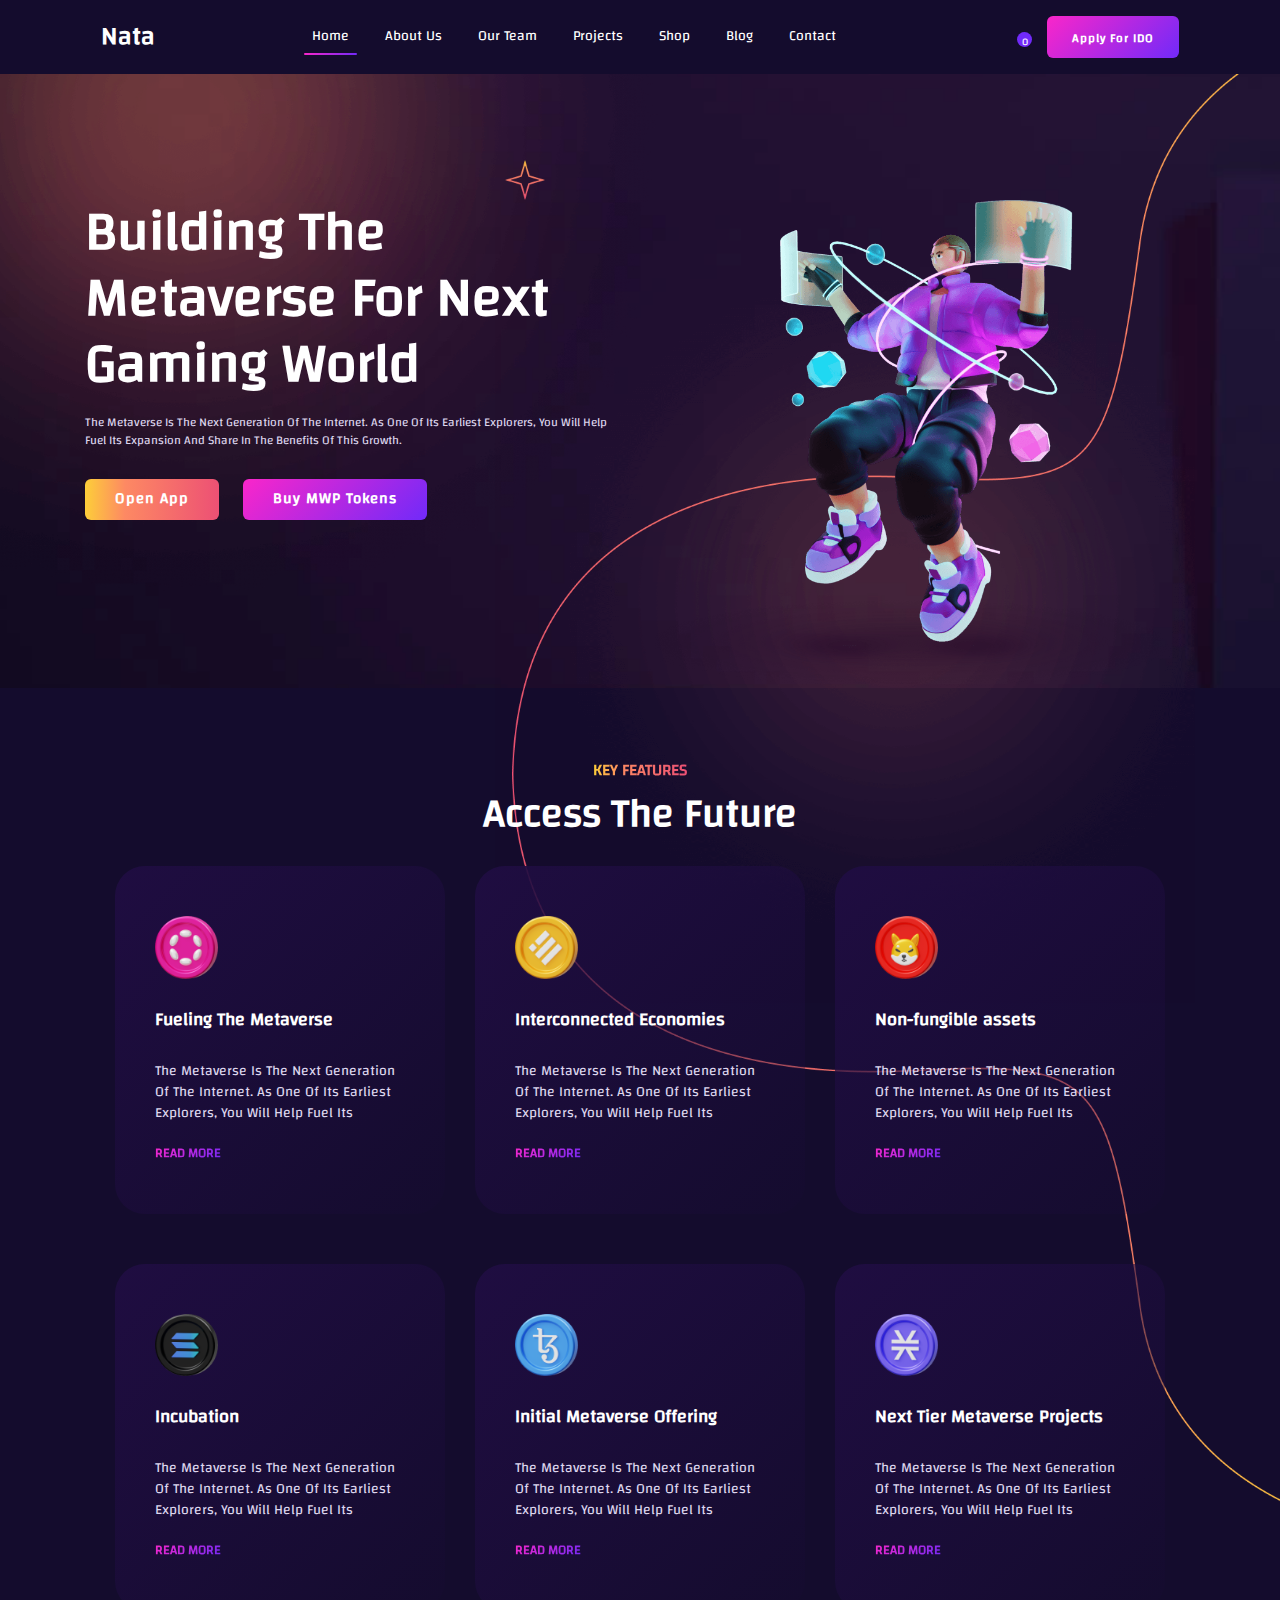
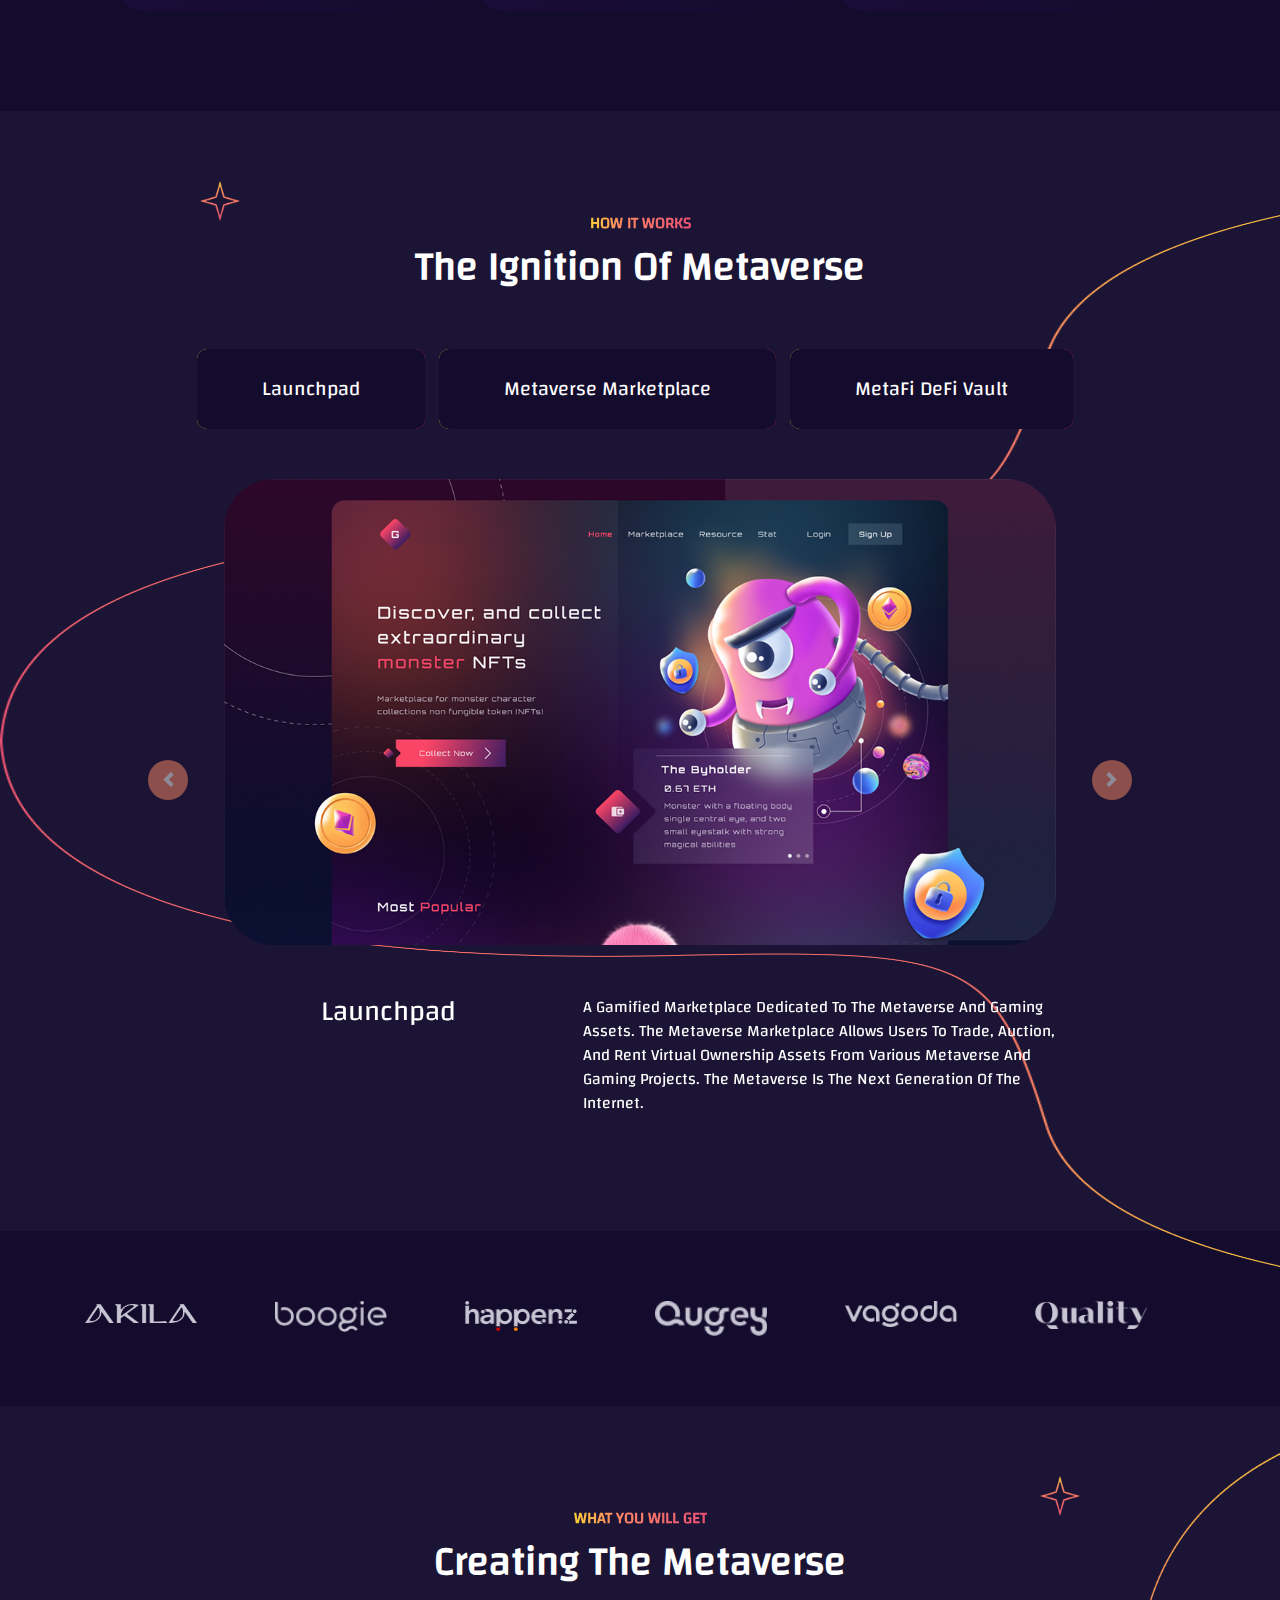
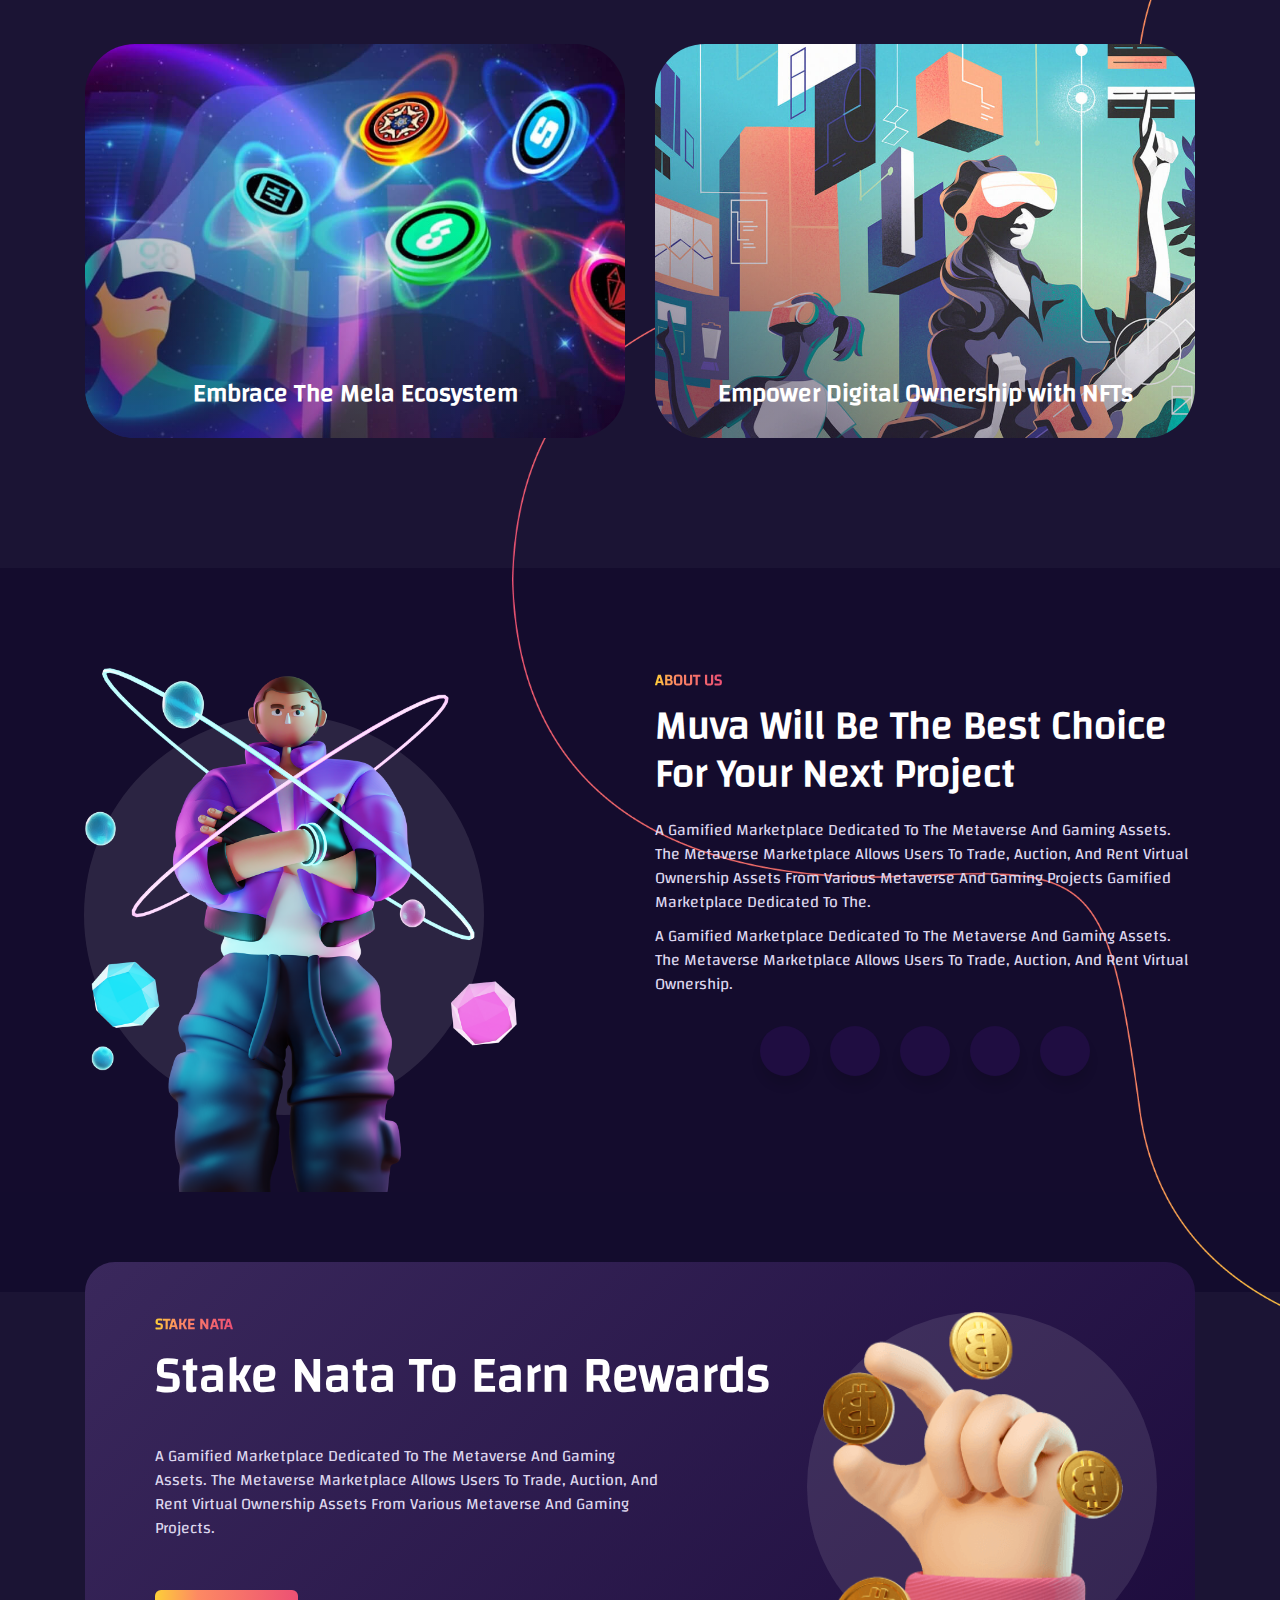
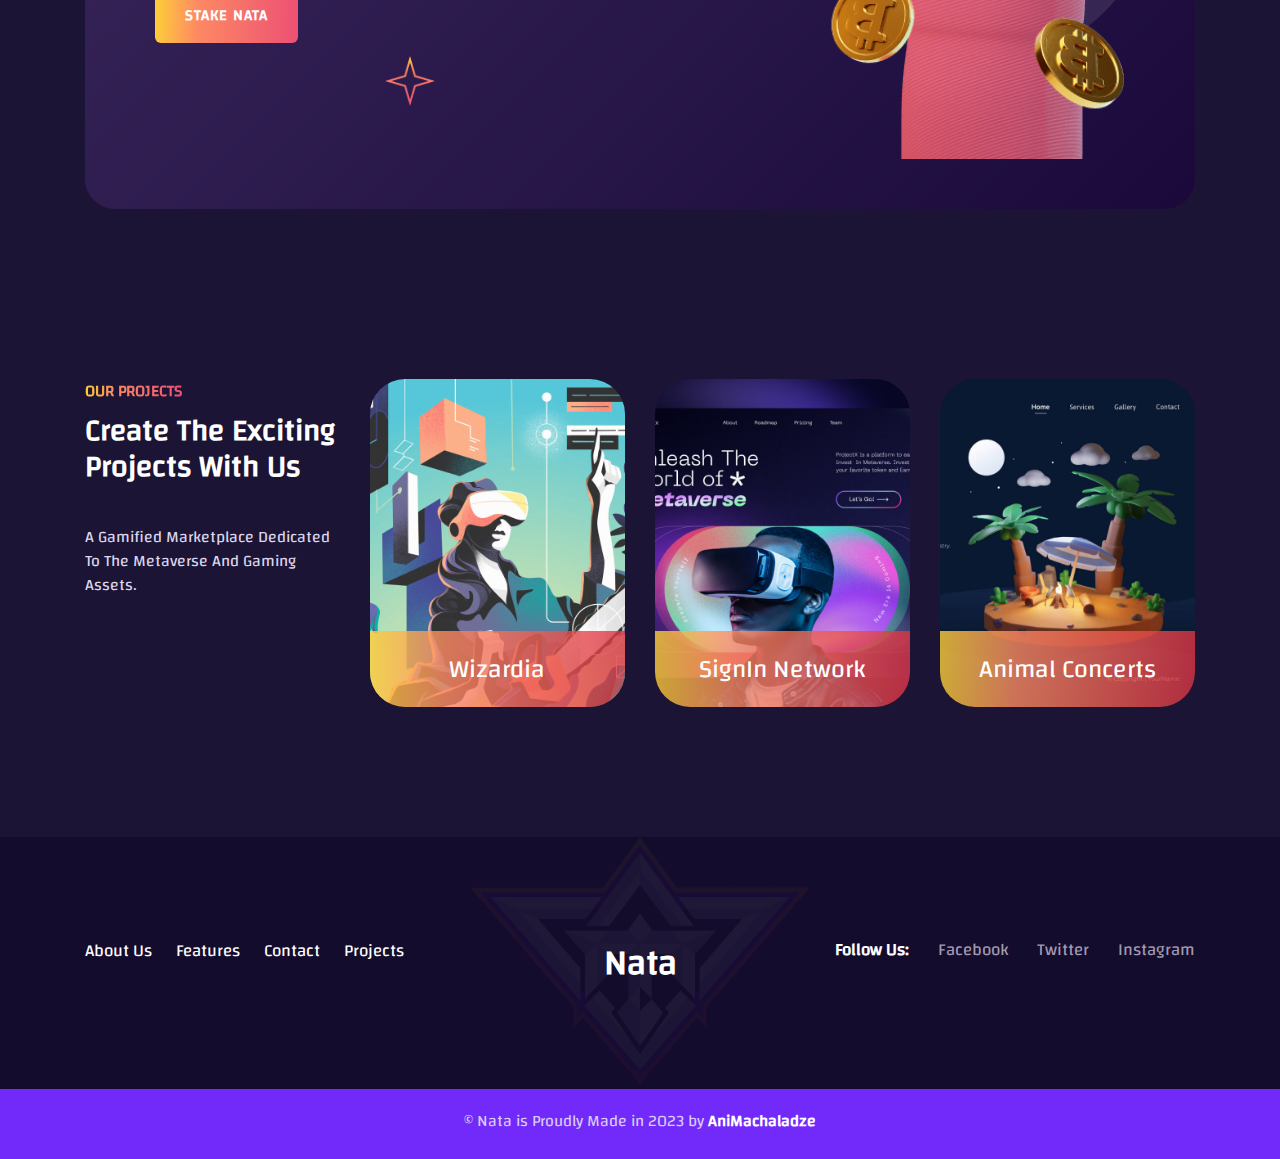
<file: index.html>
<!doctype html>
<html lang="en">
  <head>
    <meta charset="utf-8">
    <meta name="viewport" content="width=device-width, initial-scale=1, shrink-to-fit=no">

    <link rel="stylesheet" href="https://cdn.jsdelivr.net/npm/bootstrap@4.0.0/dist/css/bootstrap.min.css" integrity="sha384-Gn5384xqQ1aoWXA+058RXPxPg6fy4IWvTNh0E263XmFcJlSAwiGgFAW/dAiS6JXm" crossorigin="anonymous">

    <link rel="stylesheet" href="https://cdnjs.cloudflare.com/ajax/libs/font-awesome/6.4.0/css/all.min.css" integrity="sha512-iecdLmaskl7CVkqkXNQ/ZH/XLlvWZOJyj7Yy7tcenmpD1ypASozpmT/E0iPtmFIB46ZmdtAc9eNBvH0H/ZpiBw==" crossorigin="anonymous" referrerpolicy="no-referrer" />
    <link rel="stylesheet" href="CSS/main.css">

    <title>Nata - Metaverse Launchpad Project</title>

    <link rel = "icon" href = 
    "https://themes.hibootstrap.com/nata/wp-content/uploads/2022/11/nata.png" 
        type = "image/x-icon">
  </head>
  <body>
    
    <header>
        <nav class="header-nav header-bg">
            <div class="container">

                <nav class="nata-nav navbar navbar-expand-lg navbar-light">
                    <a class="navbar-brand" href="index.html">Nata</a>
                    <button class="navbar-toggler" type="button" data-toggle="collapse" data-target="#navbarNavDropdown" aria-controls="navbarNavDropdown" aria-expanded="false" aria-label="Toggle navigation">
                      <span class="navbar-toggler-icon"></span>
                    </button>
                    <div class="collapse navbar-collapse" id="navbarNavDropdown">
                      <ul class="navbar-nav">
                        <li class="nav-item active-br">
                          <a class=" nav-link dropdown-toggle" href="index.html">Home <span class="sr-only">(current)</span></a>
                        </li>
                        <li class="nav-item">
                          <a class="nav-link dropdown-toggle" href="about.html">About Us</a>
                        </li>
                        <li class="nav-item">
                          <a class="nav-link dropdown-toggle" href="team.html">Our Team</a>
                        </li>
                        <li class="nav-item">
                            <a class="nav-link dropdown-toggle" href="project.html">Projects</a>
                        </li>
                        
                        <li class="nav-item dropdown">
                          <a class="nav-link dropdown-toggle dropdown-toggle-icon" href="products.html" id="navbarDropdownMenuLink" data-toggle="dropdown" aria-haspopup="true" aria-expanded="false">
                            Shop
                            <i class="fa-solid fa-angle-down"></i>
                          </a>
                          <div class="dropdown-menu" aria-labelledby="navbarDropdownMenuLink">
                            <a class="dropdown-item" href="products.html">Products</a>
                            <a class="dropdown-item" href="productDetails.html">Product Details</a>
                            <a class="dropdown-item" href="cart.html">Cart</a>
                          </div>
                        </li>
                        <li class="nav-item">
                            <a class="nav-link dropdown-toggle" href="blog.html">Blog</a>
                        </li>
                        <li class="nav-item">
                            <a class="nav-link dropdown-toggle" href="contact.html">Contact</a>
                        </li>
                      </ul>
                    </div>

                    <div class="cart-apply">
                        
                        <div class="cart-item">
                            <div class="cart-btn">
                                <a href="cart.html">
                                    <i class="fa-solid fa-cart-shopping"></i>
                                </a>
                                <span class="cart-circle">0</span>
                            </div>
                        </div>

                        <div class="apply-btn">
                            <a href="#" class="apply-link">
                                Apply For IDO
                            </a>
                        </div>
                    </div>
                  </nav>
            </div>
        </nav>
    </header>

    <section class="banner-area-1">
        <div class="container">
            <div class="row">
                <div class="col-lg-6">
                    <div class="banner-content">
                        <h1>Building The Metaverse For Next Gaming World</h1>
                        <p>The Metaverse Is The Next Generation Of The Internet. As One Of Its Earliest Explorers, You Will Help Fuel Its Expansion And Share In The Benefits Of This Growth.</p>

                        <div class="banner-btn">
                            <a href="#" class="orange-grad-btn">Open App</a>
                            <a href="#" class="pink-grad-btn">Buy MWP Tokens</a>
                        </div>

                        <img class="banner-star" src="images/small-star.png" alt="">
                    </div>
                </div>

                <div class="col-lg-6">
                  <div class="banner-img-man">
                    <img src="images/banner-img-man.png" alt="">
                    <img src="images/banner-shape-2.png" alt="" class="shape-2">
                  </div>
                </div>
            </div>
        </div>

        <img src="images/banner-shape-1.png" alt="" class="shape-1">
        <img src="images/banner-shape-3.png" alt="" class="shape-3">
    </div>

    <div class="key-features">
      <div class="container">
        <div class="section-title center-title">
          <h5 class="grad-title">KEY FEATURES</h5>
          <h2 class="plain-title">Access The Future</h2>
        </div>

        <div class="row">

          <div class="col-lg-4 col-sm-6">
            <div class="single-feature">
              <img src="images/icon-1.png" alt="">
              <h3>
                <a href="#">Fueling The Metaverse</a></h3>
              <p>The Metaverse Is The Next Generation Of The Internet. As One Of Its Earliest Explorers, You Will Help Fuel Its</p>
              <a class="readmore" href="#">READ MORE</a>
            </div>
          </div>

          <div class="col-lg-4 col-sm-6">
            <div class="single-feature">
              <img src="images/icon-2.png" alt="">
              <h3>
                <a href="#">Interconnected Economies</a></h3>
              <p>The Metaverse Is The Next Generation Of The Internet. As One Of Its Earliest Explorers, You Will Help Fuel Its</p>
              <a class="readmore" href="#">READ MORE</a>
            </div>
          </div>

          <div class="col-lg-4 col-sm-6">
            <div class="single-feature">
              <img src="images/icon-3.png" alt="">
              <h3>
                <a href="#">Non-fungible assets</a></h3>
              <p>The Metaverse Is The Next Generation Of The Internet. As One Of Its Earliest Explorers, You Will Help Fuel Its</p>
              <a class="readmore" href="#">READ MORE</a>
            </div>
          </div>

          <div class="col-lg-4 col-sm-6">
            <div class="single-feature">
              <img src="images/icon-4.png" alt="">
              <h3>
                <a href="#">Incubation</a></h3>
              <p>The Metaverse Is The Next Generation Of The Internet. As One Of Its Earliest Explorers, You Will Help Fuel Its</p>
              <a class="readmore" href="#">READ MORE</a>
            </div>
          </div>

          <div class="col-lg-4 col-sm-6">
            <div class="single-feature">
              <img src="images/icon-5.png" alt="">
              <h3>
                <a href="#">Initial Metaverse Offering</a>
              </h3>
              <p>The Metaverse Is The Next Generation Of The Internet. As One Of Its Earliest Explorers, You Will Help Fuel Its</p>
              <a class="readmore" href="#">READ MORE</a>
            </div>
          </div>

          <div class="col-lg-4 col-sm-6">
            <div class="single-feature">
              <img src="images/icon-6.png" alt="">
              <h3>
                <a href="#">Next Tier Metaverse Projects</a></h3>
              <p>The Metaverse Is The Next Generation Of The Internet. As One Of Its Earliest Explorers, You Will Help Fuel Its</p>
              <a class="readmore" href="#">READ MORE</a>
            </div>
          </div>

        </div>
      </div>
    </section>

    <section class="how-it-works">
      <div class="container">
        <div class="section-title center-title">
          <h5 class="grad-title">HOW IT WORKS</h5>
          <h2 class="plain-title">The Ignition Of Metaverse</h2>
        </div>

        <div class="row">
          <div class="col-lg-12">

            <div class="carousel-btns">
              <button type="button" class="btn btn-primary btn-lg crsl-btn">
                <span>Launchpad</span>
              </button>
              <button type="button" class="btn btn-primary btn-lg crsl-btn">
                <span>Metaverse Marketplace</span>
              </button>
              <button type="button" class="btn btn-primary btn-lg crsl-btn">
                <span>MetaFi DeFi Vault</span>
              </button>
            </div>

            <div id="carouselExampleControls" class="carousel slide" data-ride="carousel" data-interval="false">
              <div class="carousel-inner">
                <div class="carousel-item active">

                  <div class="carousel-img">
                  <img class="d-block w-75 mrg-auto" src="images/tab1.jpg" alt="First slide">
                </div>

                <div class="carousel-text">
                  <div class="row">
                    <div class="col-lg-5">
                      <h3>Launchpad</h3>
                    </div>
                    <div class="col-lg-7">
                      <p>A Gamified Marketplace Dedicated To The Metaverse And Gaming Assets. The Metaverse Marketplace Allows Users To Trade, Auction, And Rent Virtual Ownership Assets From Various Metaverse And Gaming Projects. The Metaverse Is The Next Generation Of The Internet.</p>
                    </div>
                  </div>
                </div>

                </div>
                <div class="carousel-item">
                  
                  <div class="carousel-img">
                  <img class="d-block w-75 mrg-auto" src="images/tab2.jpg" alt="First slide">
                </div>

                <div class="carousel-text">
                  <div class="row">
                    <div class="col-lg-5">
                      <h3>Metaverse Marketplace</h3>
                    </div>
                    <div class="col-lg-7">
                      <p>A Gamified Marketplace Dedicated To The Metaverse And Gaming Assets. The Metaverse Marketplace Allows Users To Trade, Auction, And Rent Virtual Ownership Assets From Various Metaverse And Gaming Projects. The Metaverse Is The Next Generation Of The Internet.</p>
                    </div>
                  </div>
                </div>
                
                </div>
                <div class="carousel-item">
                  
                  <div class="carousel-img">
                    <img class="d-block w-75 mrg-auto" src="images/tab3.jpg" alt="First slide">
                  </div>

                  <div class="carousel-text">
                    <div class="row">
                      <div class="col-lg-5">
                        <h3>MetaFi DeFi Vault</h3>
                      </div>
                      <div class="col-lg-7">
                        <p>A Gamified Marketplace Dedicated To The Metaverse And Gaming Assets. The Metaverse Marketplace Allows Users To Trade, Auction, And Rent Virtual Ownership Assets From Various Metaverse And Gaming Projects. The Metaverse Is The Next Generation Of The Internet.</p>
                      </div>
                    </div>
                  </div>
                  
                </div>
              </div>
              <a class="carousel-control-prev" href="#carouselExampleControls" role="button" data-slide="prev">
                <span class="carousel-control-prev-icon" aria-hidden="true"></span>
                <span class="sr-only">Previous</span>
              </a>
              <a class="carousel-control-next" href="#carouselExampleControls" role="button" data-slide="next">
                <span class="carousel-control-next-icon" aria-hidden="true"></span>
                <span class="sr-only">Next</span>
              </a>
            </div>

          </div>
        </div>
      </div>

      <img class="shape shape-1" src="images/banner-shape-3.png" alt="">
      <img class="shape shape-2" src="images/small-star.png" alt="">
      
    </section>


    <section class="partners">
      <div class="container">
        <div class="row">
          <div class="col-lg-2 col-sm-4">
            <a href="#"><img src="images/partner-1.png" alt="">
            </a>
          </div>

          <div class="col-lg-2 col-sm-4">
            <a href="#"><img src="images/partner-2.png" alt="">
            </a>
          </div>

          <div class="col-lg-2 col-sm-4">
            <a href="#"><img src="images/partner-3.png" alt="">
            </a>
          </div>

          <div class="col-lg-2 col-sm-4">
            <a href="#"><img src="images/partner-4.png" alt="">
            </a>
          </div>

          <div class="col-lg-2 col-sm-4">
            <a href="#"><img src="images/partner-5.png" alt="">
            </a>
          </div>

          <div class="col-lg-2 col-sm-4">
            <a href="#"><img src="images/partner-6.png" alt="">
            </a>
          </div>
        </div>
      </div>
    </section>


    <section class="what-you-get">
      <div class="container">
        
        <div class="section-title center-title">
          <h5 class="grad-title">WHAT YOU WILL GET</h5>
          <h2 class="plain-title">Creating The Metaverse</h2>
        </div>

        <div class="row">
          <div class="col-lg-6 col-md-6">
            <div class="single-get">
              <img src="images/get-1.jpg" alt="">
              <div class="main-header">
                <h3>Embrace The Mela Ecosystem</h3>
              </div>

              <div class="hover">
                <div>
                  <h3>Embrace The Mela Ecosystem</h3>
                  <p>A Gamified Marketplace Dedicated To The Metaverse And Gaming Assets. The Metaverse Marketplace Allows Users To Trade, Auction, And Rent.</p>
                </div>
              </div>
            </div>
          </div>

          <div class="col-lg-6 col-md-6">
            <div class="single-get">
              <img src="images/get-2.jpg" alt="">
              <div class="main-header">
                <h3>Empower Digital Ownership with NFTs</h3>
              </div>

              <div class="hover">
                <div>
                  <h3>Embrace The Mela Ecosystem</h3>
                  <p>A Gamified Marketplace Dedicated To The Metaverse And Gaming Assets. The Metaverse Marketplace Allows Users To Trade, Auction, And Rent.</p>
                </div>
              </div>
            </div>
          </div>

        </div>

      </div>

      <img class="get-shape shape-4" src="images/banner-shape-3.png" alt="">
      <img class="get-shape shape-2" src="images/small-star.png" alt="">

    </section>

    <section class="aboutus">
      <div class="container">
        <div class="row">
          <div class="col-lg-6">
            <div class="about-us-img">
              <img src="images/man-2.png" alt="">
            </div>
          </div>

          <div class="col-lg-6">
            <div class="about-us-content">
              <span class="grad-title">ABOUT US</span>
              <h2>Muva Will Be The Best Choice For Your Next Project</h2>
              <p>A Gamified Marketplace Dedicated To The Metaverse And Gaming Assets. The Metaverse Marketplace Allows Users To Trade, Auction, And Rent Virtual Ownership Assets From Various Metaverse And Gaming Projects Gamified Marketplace Dedicated To The.</p>
              <p>A Gamified Marketplace Dedicated To The Metaverse And Gaming Assets. The Metaverse Marketplace Allows Users To Trade, Auction, And Rent Virtual Ownership.</p>
            </div>
            
            <div class="socials">
              <ul class="wrapper">
                <li class="icon facebook">
                    <span class="tooltip">Facebook</span>
                    <span><i class="fab fa-facebook-f"></i></span>
                </li>
                <li class="icon twitter">
                    <span class="tooltip">Twitter</span>
                    <span><i class="fab fa-twitter"></i></span>
                </li>
                <li class="icon instagram">
                    <span class="tooltip">Instagram</span>
                    <span><i class="fab fa-instagram"></i></span>
                </li>
                <li class="icon instagram">
                  <span class="tooltip">LinkedIn</span>
                  <span><i class="fa-brands fa-linkedin-in"></i></span>
              </li>
              <li class="icon instagram">
                <span class="tooltip">Youtube</span>
                <span><i class="fa-brands fa-youtube"></i></span>
            </li>
            </ul>
            </div>

            
          </div>
        </div>
      </div>

      </div>
    </section>



    <section class="stake-nata">
      <div class="container">
        <div class="stake-bg">
          <div class="row">
            <div class="col-lg-8">
              <div class="stake-content">
              <span class="grad-title">STAKE NATA</span>
              <h2>Stake Nata To Earn Rewards</h2>
              <p>A Gamified Marketplace Dedicated To The Metaverse And Gaming Assets. The Metaverse Marketplace Allows Users To Trade, Auction, And Rent Virtual Ownership Assets From Various Metaverse And Gaming Projects.</p>
              <a class="orange-grad-btn" href="#">STAKE NATA</a>
            </div>
          </div>

            <div class="col-lg-4">
              <div class="stake-img">
                <img src="images/stake-img.png" alt="">
              </div>
            </div>
          </div>
          <img class="shape-star" src="images/small-star.png" alt="">
        </div>
      </div>
    </section>

    <section class="our-projects">
      <div class="container">
        <div class="row">
          <div class="col-lg-3">
            <div class="project-content">
              <span class="grad-title">OUR PROJECTS</span>
              <h2>Create The Exciting Projects With Us</h2>
              <p>A Gamified Marketplace Dedicated To The Metaverse And Gaming Assets.</p>
            </div>
          </div>

          <div class="col-lg-9">
            <div class="row">
              <div class="col-lg-4">
                <div class="project-item">
                  <div class="project-card">
                    <img src="images/project-1.jpg" alt="">
                    <h3 class="main">
                      <a href="#">
                        Wizardia </a>
                    </h3>
                    <h3 class="hover">
                      <a href="#">
                        Wizardia</a>
                    </h3>
                  </div>
                </div>
              </div>

              <div class="col-lg-4">
                <div class="project-item">
                  <div class="project-card">
                    <img src="images/project-4.jpg" alt="">
                    <h3 class="main">
                      <a href="#">
                        SignIn Network </a>
                    </h3>
                    <h3 class="hover">
                      <a href="#">
                        SignIn Network</a>
                    </h3>
                  </div>
                </div>
              </div>

              <div class="col-lg-4">
                <div class="project-item">
                  <div class="project-card">
                    <img src="images/project-3.jpg" alt="">
                    <h3 class="main">
                      <a href="#">
                        Animal Concerts</a>
                    </h3>
                    <h3 class="hover">
                      <a href="#">
                        Animal Concerts</a>
                    </h3>
                  </div>
                </div>
              </div>
            </div>
          </div>
        </div>
      </div>
    </section>

    <footer>
      <div class="container">
        <div class="row">
          <div class="col-lg-5 col-md-12">
            <div class="footer-nav">
              <ul class="footer-menu">
                <li class="menu-item"><a href="about.html">About Us</a></li>
                <li class="menu-item"><a href="products.html">Features</a></li>
                <li class="menu-item"><a href="contact.html">Contact</a></li>
                <li class="menu-item"><a href="project.html">Projects</a></li>
              </ul>
            </div>
          </div>

          <div class="col-lg-2 col-md-12">
            <div class="footer-logo">
              <a href="index.html">Nata</a>
            </div>
          </div>

          <div class="col-lg-5 col-md-12">
            <div class="footer-social">
              <ul class="social-link">
                <li><Span>Follow Us:</Span></li>
                <li><a href="">
                  <span><i class="fa-brands fa-facebook-f"></i></span>
                  Facebook
                </a></li>
                <li><a href="">
                  <span><i class="fa-brands fa-twitter"></i></span>
                  Twitter
                </a></li>
                <li><a href="">
                  <span><i class="fa-brands fa-instagram"></i></span>
                  Instagram
                </a></li>
              </ul>
            </div>
          </div>
        </div>
      </div>
      <img class="footer-shape" src="images/footer-shape.webp" alt="">
    </footer>

    <div class="copyright">
      <p>&copy; Nata is Proudly Made in 2023 by <a href="#">AniMachaladze</a></p>
    </div>
















    <!-- Optional JavaScript -->
    <!-- jQuery first, then Popper.js, then Bootstrap JS -->
    <script src="https://code.jquery.com/jquery-3.2.1.slim.min.js" integrity="sha384-KJ3o2DKtIkvYIK3UENzmM7KCkRr/rE9/Qpg6aAZGJwFDMVNA/GpGFF93hXpG5KkN" crossorigin="anonymous"></script>
    <script src="https://cdn.jsdelivr.net/npm/popper.js@1.12.9/dist/umd/popper.min.js" integrity="sha384-ApNbgh9B+Y1QKtv3Rn7W3mgPxhU9K/ScQsAP7hUibX39j7fakFPskvXusvfa0b4Q" crossorigin="anonymous"></script>
    <script src="https://cdn.jsdelivr.net/npm/bootstrap@4.0.0/dist/js/bootstrap.min.js" integrity="sha384-JZR6Spejh4U02d8jOt6vLEHfe/JQGiRRSQQxSfFWpi1MquVdAyjUar5+76PVCmYl" crossorigin="anonymous"></script>
  </body>
</html>
</file>
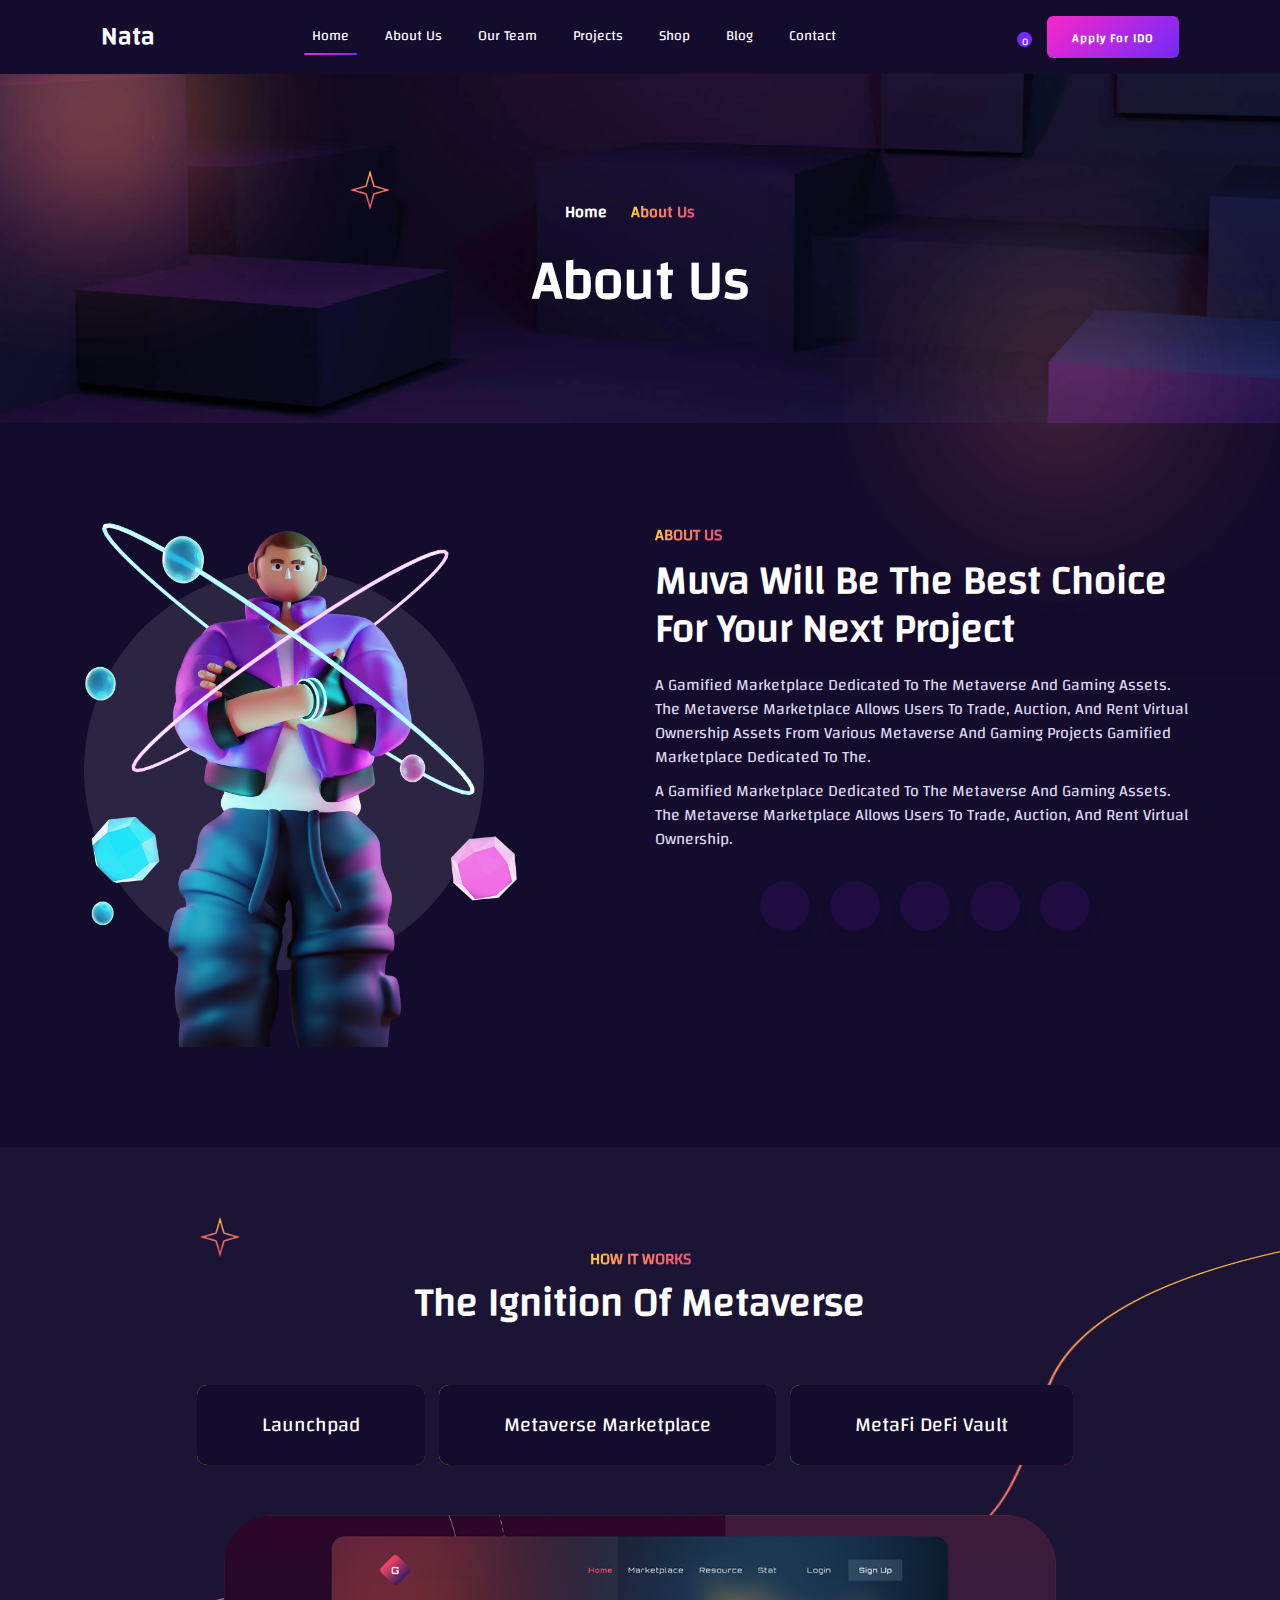
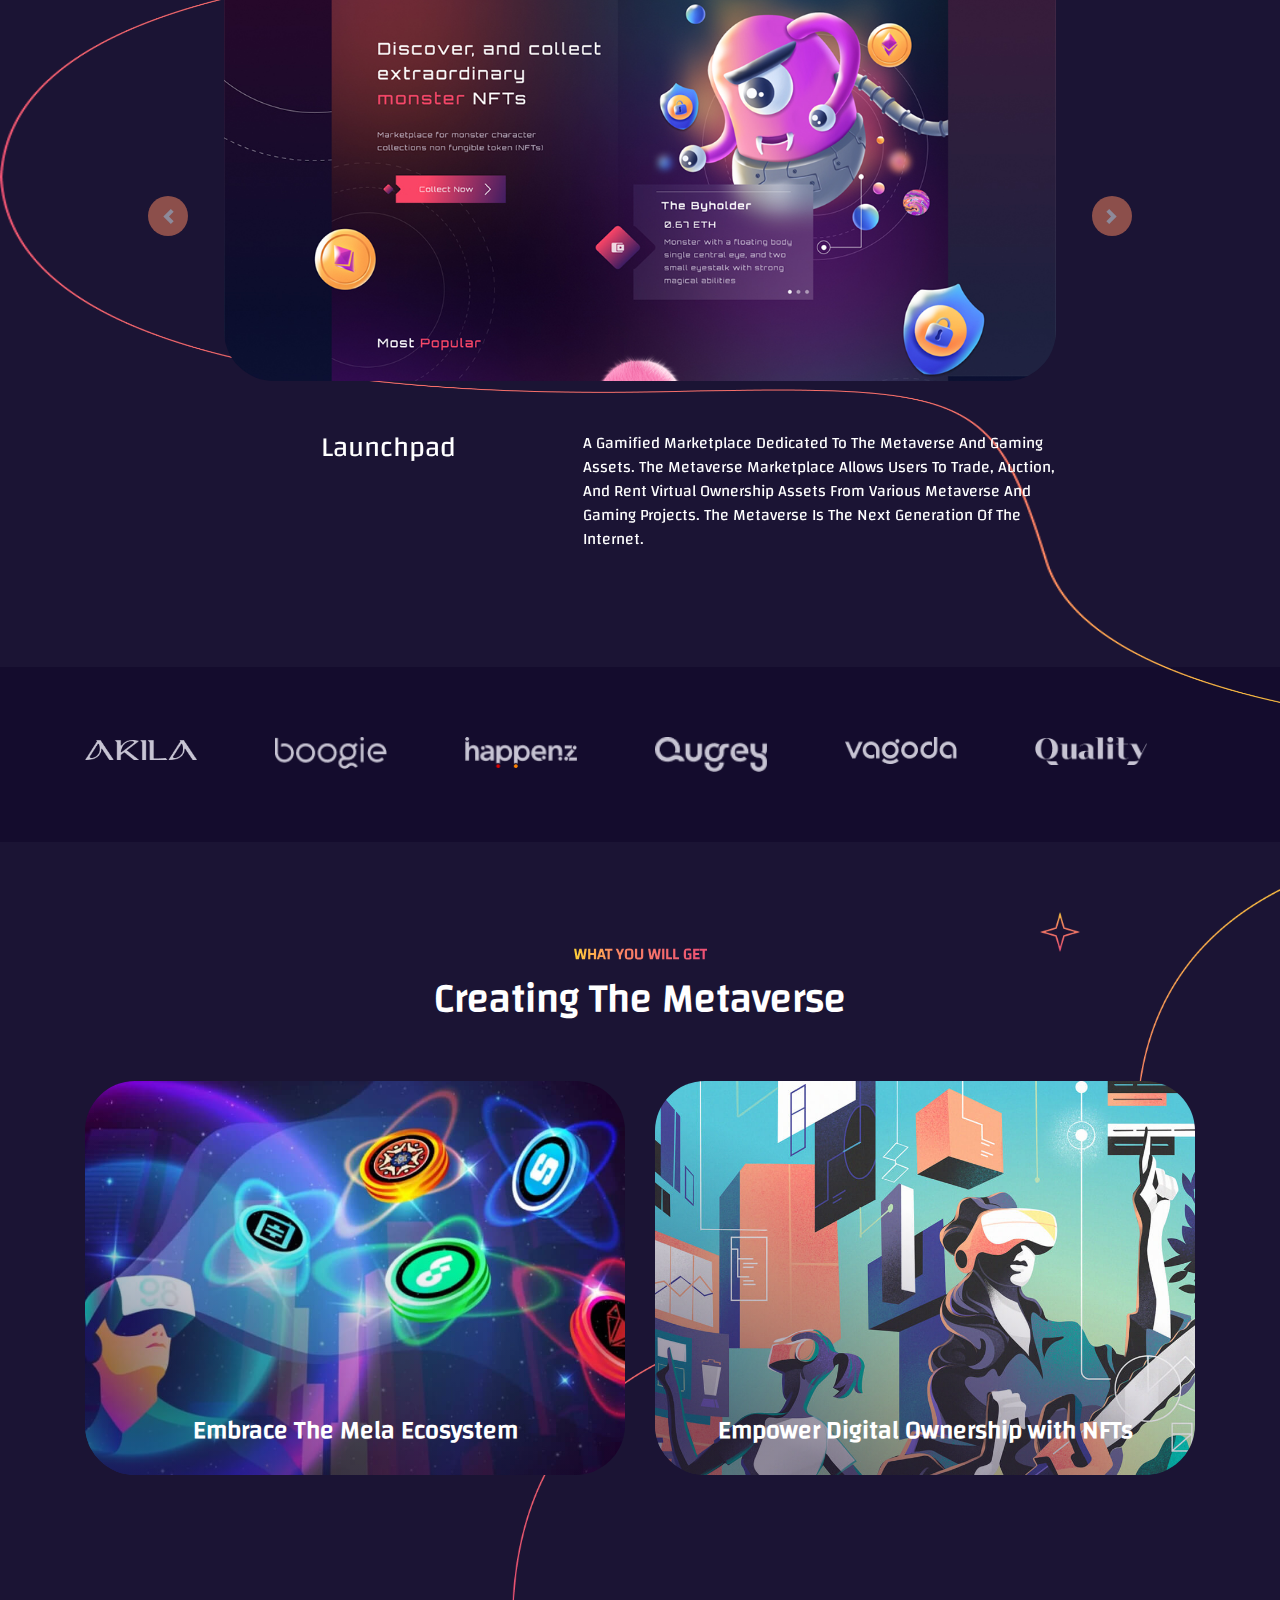
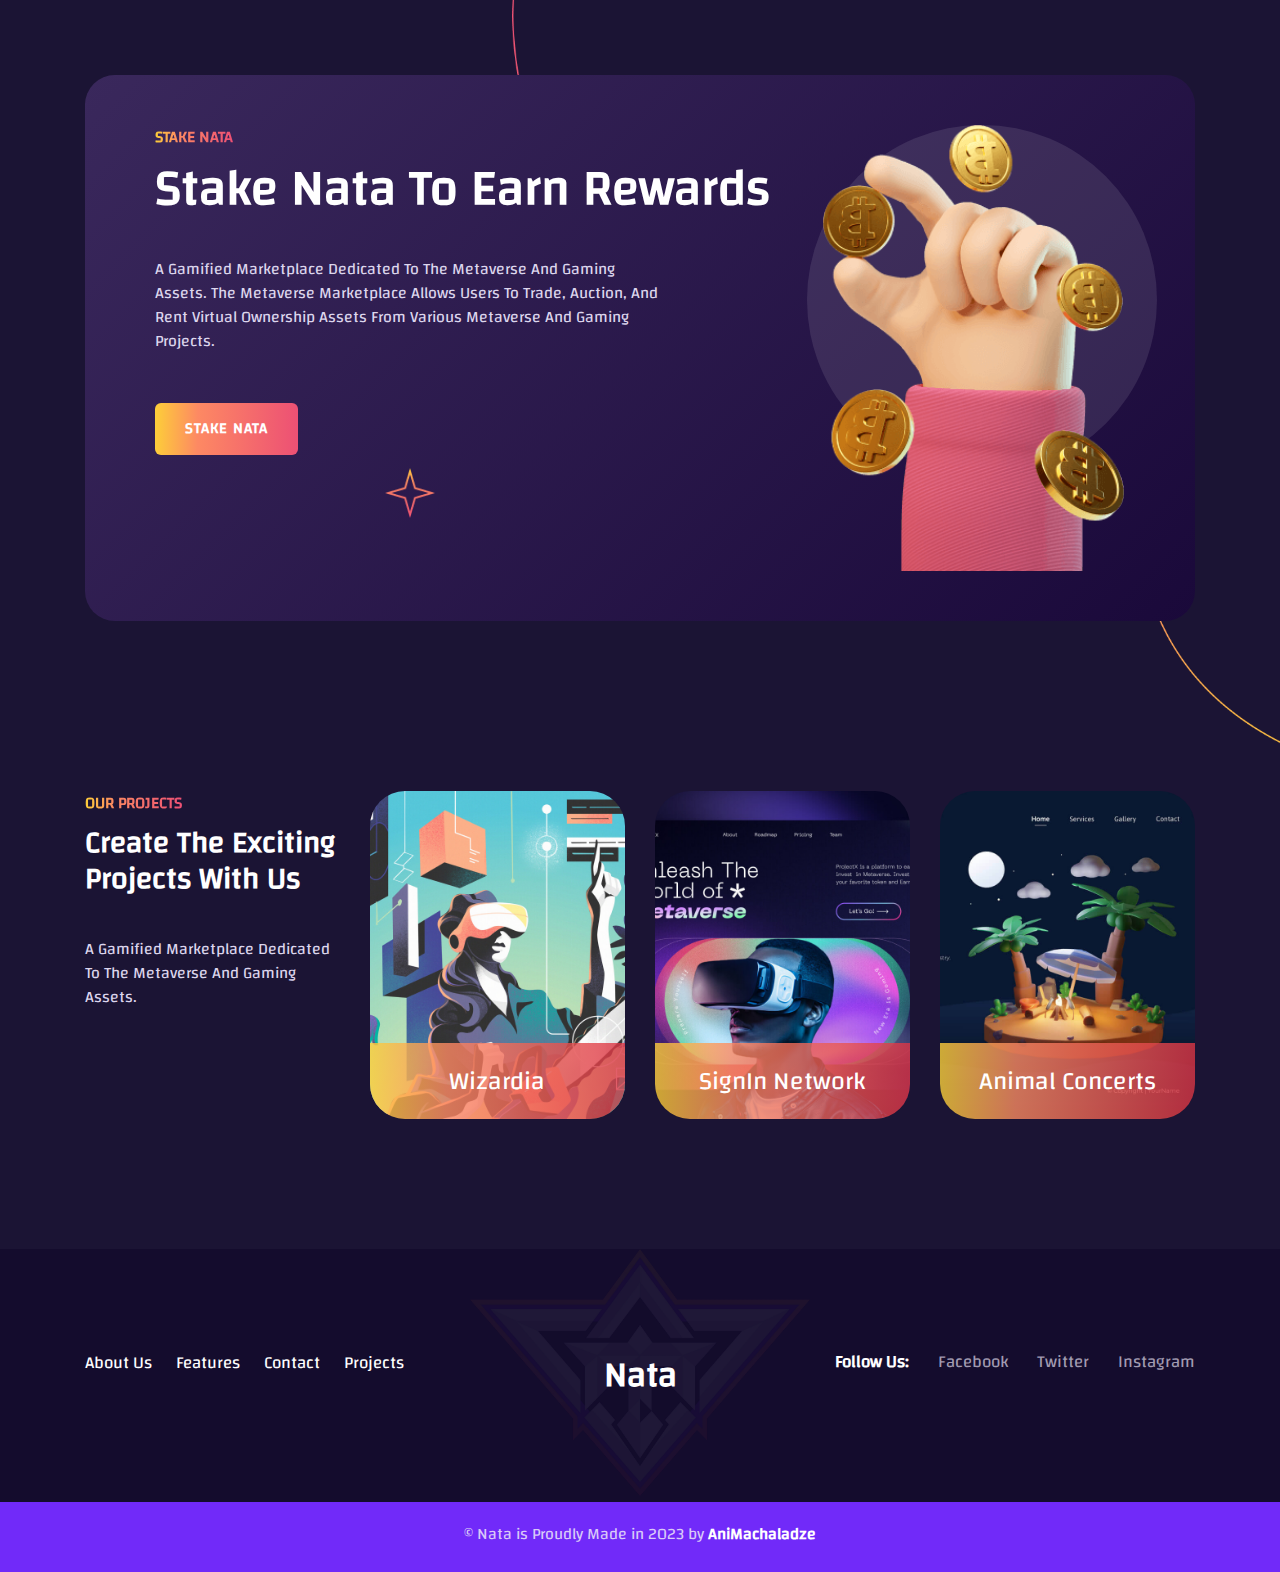
<file: about.html>
<!doctype html>
<html lang="en">
  <head>
    <meta charset="utf-8">
    <meta name="viewport" content="width=device-width, initial-scale=1, shrink-to-fit=no">

    <link rel="stylesheet" href="https://cdn.jsdelivr.net/npm/bootstrap@4.0.0/dist/css/bootstrap.min.css" integrity="sha384-Gn5384xqQ1aoWXA+058RXPxPg6fy4IWvTNh0E263XmFcJlSAwiGgFAW/dAiS6JXm" crossorigin="anonymous">

    <link rel="stylesheet" href="https://cdnjs.cloudflare.com/ajax/libs/font-awesome/6.4.0/css/all.min.css" integrity="sha512-iecdLmaskl7CVkqkXNQ/ZH/XLlvWZOJyj7Yy7tcenmpD1ypASozpmT/E0iPtmFIB46ZmdtAc9eNBvH0H/ZpiBw==" crossorigin="anonymous" referrerpolicy="no-referrer" />
    <link rel="stylesheet" href="CSS/about.css">

    <title>Nata - Metaverse Launchpad Project</title>

    <link rel = "icon" href = 
    "https://themes.hibootstrap.com/nata/wp-content/uploads/2022/11/nata.png" 
        type = "image/x-icon">
  </head>
  <body>
    
    <header>
        <nav class="header-nav header-bg">
            <div class="container">

                <nav class="nata-nav navbar navbar-expand-lg navbar-light">
                    <a class="navbar-brand" href="index.html">Nata</a>
                    <button class="navbar-toggler" type="button" data-toggle="collapse" data-target="#navbarNavDropdown" aria-controls="navbarNavDropdown" aria-expanded="false" aria-label="Toggle navigation">
                      <span class="navbar-toggler-icon"></span>
                    </button>
                    <div class="collapse navbar-collapse" id="navbarNavDropdown">
                      <ul class="navbar-nav">
                        <li class="nav-item active-br">
                          <a class=" nav-link dropdown-toggle" href="index.html">Home <span class="sr-only">(current)</span></a>
                        </li>
                        <li class="nav-item">
                          <a class="nav-link dropdown-toggle" href="about.html">About Us</a>
                        </li>
                        <li class="nav-item">
                          <a class="nav-link dropdown-toggle" href="team.html">Our Team</a>
                        </li>
                        <li class="nav-item">
                            <a class="nav-link dropdown-toggle" href="project.html">Projects</a>
                        </li>
                        
                        <li class="nav-item dropdown">
                          <a class="nav-link dropdown-toggle dropdown-toggle-icon" href="products.html" id="navbarDropdownMenuLink" data-toggle="dropdown" aria-haspopup="true" aria-expanded="false">
                            Shop
                            <i class="fa-solid fa-angle-down"></i>
                          </a>
                          <div class="dropdown-menu" aria-labelledby="navbarDropdownMenuLink">
                            <a class="dropdown-item" href="products.html">Products</a>
                            <a class="dropdown-item" href="productDetails.html">Product Details</a>
                            <a class="dropdown-item" href="cart.html">Cart</a>
                          </div>
                        </li>
                        <li class="nav-item">
                            <a class="nav-link dropdown-toggle" href="blog.html">Blog</a>
                        </li>
                        <li class="nav-item">
                            <a class="nav-link dropdown-toggle" href="contact.html">Contact</a>
                        </li>
                      </ul>
                    </div>

                    <div class="cart-apply">
                        
                        <div class="cart-item">
                            <div class="cart-btn">
                                <a href="cart.html">
                                    <i class="fa-solid fa-cart-shopping"></i>
                                </a>
                                <span class="cart-circle">0</span>
                            </div>
                        </div>

                        <div class="apply-btn">
                            <a href="#" class="apply-link">
                                Apply For IDO
                            </a>
                        </div>
                    </div>
                  </nav>
            </div>
        </nav>
    </header>

<section class="banner-area">
    <div class="container">
        <div class="banner-content">
            <ul>
                <li><a href="index.html">Home</a></li>
                <li><span class="grad-title">About Us</span></li>
            </ul>
            <h2>About Us</h2>
            <img class="star" src="images/small-star.png" alt="">
        </div>
        <img class="shape shape-1" src="images/banner-shape-1.png" alt="">
        <img class="shape shape-2" src="images/banner-shape-2.png" alt="">
    </div>
</section>


<section class="aboutus">
    <div class="container">
      <div class="row">
        <div class="col-lg-6">
          <div class="about-us-img">
            <img src="images/man-2.png" alt="">
          </div>
        </div>

        <div class="col-lg-6">
          <div class="about-us-content">
            <span class="grad-title">ABOUT US</span>
            <h2>Muva Will Be The Best Choice For Your Next Project</h2>
            <p>A Gamified Marketplace Dedicated To The Metaverse And Gaming Assets. The Metaverse Marketplace Allows Users To Trade, Auction, And Rent Virtual Ownership Assets From Various Metaverse And Gaming Projects Gamified Marketplace Dedicated To The.</p>
            <p>A Gamified Marketplace Dedicated To The Metaverse And Gaming Assets. The Metaverse Marketplace Allows Users To Trade, Auction, And Rent Virtual Ownership.</p>
          </div>
          
          <div class="socials">
            <ul class="wrapper">
              <li class="icon facebook">
                  <span class="tooltip">Facebook</span>
                  <span><i class="fab fa-facebook-f"></i></span>
              </li>
              <li class="icon twitter">
                  <span class="tooltip">Twitter</span>
                  <span><i class="fab fa-twitter"></i></span>
              </li>
              <li class="icon instagram">
                  <span class="tooltip">Instagram</span>
                  <span><i class="fab fa-instagram"></i></span>
              </li>
              <li class="icon instagram">
                <span class="tooltip">LinkedIn</span>
                <span><i class="fa-brands fa-linkedin-in"></i></span>
            </li>
            <li class="icon instagram">
              <span class="tooltip">Youtube</span>
              <span><i class="fa-brands fa-youtube"></i></span>
          </li>
          </ul>
          </div>

        </div>
      </div>
    </div>

    </div>
  </section>


  <section class="how-it-works">
    <div class="container">
      <div class="section-title center-title">
        <h5 class="grad-title">HOW IT WORKS</h5>
        <h2 class="plain-title">The Ignition Of Metaverse</h2>
      </div>

      <div class="row">
        <div class="col-lg-12">

          <div class="carousel-btns">
            <button type="button" class="btn btn-primary btn-lg crsl-btn">
              <span>Launchpad</span>
            </button>
            <button type="button" class="btn btn-primary btn-lg crsl-btn">
              <span>Metaverse Marketplace</span>
            </button>
            <button type="button" class="btn btn-primary btn-lg crsl-btn">
              <span>MetaFi DeFi Vault</span>
            </button>
          </div>

          <div id="carouselExampleControls" class="carousel slide" data-ride="carousel" data-interval="false">
            <div class="carousel-inner">
              <div class="carousel-item active">

                <div class="carousel-img">
                <img class="d-block w-75 mrg-auto" src="images/tab1.jpg" alt="First slide">
              </div>

              <div class="carousel-text">
                <div class="row">
                  <div class="col-lg-5">
                    <h3>Launchpad</h3>
                  </div>
                  <div class="col-lg-7">
                    <p>A Gamified Marketplace Dedicated To The Metaverse And Gaming Assets. The Metaverse Marketplace Allows Users To Trade, Auction, And Rent Virtual Ownership Assets From Various Metaverse And Gaming Projects. The Metaverse Is The Next Generation Of The Internet.</p>
                  </div>
                </div>
              </div>

              </div>
              <div class="carousel-item">
                
                <div class="carousel-img">
                <img class="d-block w-75 mrg-auto" src="images/tab2.jpg" alt="First slide">
              </div>

              <div class="carousel-text">
                <div class="row">
                  <div class="col-lg-5">
                    <h3>Metaverse Marketplace</h3>
                  </div>
                  <div class="col-lg-7">
                    <p>A Gamified Marketplace Dedicated To The Metaverse And Gaming Assets. The Metaverse Marketplace Allows Users To Trade, Auction, And Rent Virtual Ownership Assets From Various Metaverse And Gaming Projects. The Metaverse Is The Next Generation Of The Internet.</p>
                  </div>
                </div>
              </div>
              
              </div>
              <div class="carousel-item">
                
                <div class="carousel-img">
                  <img class="d-block w-75 mrg-auto" src="images/tab3.jpg" alt="First slide">
                </div>

                <div class="carousel-text">
                  <div class="row">
                    <div class="col-lg-5">
                      <h3>MetaFi DeFi Vault</h3>
                    </div>
                    <div class="col-lg-7">
                      <p>A Gamified Marketplace Dedicated To The Metaverse And Gaming Assets. The Metaverse Marketplace Allows Users To Trade, Auction, And Rent Virtual Ownership Assets From Various Metaverse And Gaming Projects. The Metaverse Is The Next Generation Of The Internet.</p>
                    </div>
                  </div>
                </div>
                
              </div>
            </div>
            <a class="carousel-control-prev" href="#carouselExampleControls" role="button" data-slide="prev">
              <span class="carousel-control-prev-icon" aria-hidden="true"></span>
              <span class="sr-only">Previous</span>
            </a>
            <a class="carousel-control-next" href="#carouselExampleControls" role="button" data-slide="next">
              <span class="carousel-control-next-icon" aria-hidden="true"></span>
              <span class="sr-only">Next</span>
            </a>
          </div>

        </div>
      </div>
    </div>

    <img class="shape shape-1" src="images/banner-shape-3.png" alt="">
    <img class="shape shape-2" src="images/small-star.png" alt="">
    
  </section>


  <section class="partners">
    <div class="container">
      <div class="row">
        <div class="col-lg-2 col-sm-4">
          <a href="#"><img src="images/partner-1.png" alt="">
          </a>
        </div>

        <div class="col-lg-2 col-sm-4">
          <a href="#"><img src="images/partner-2.png" alt="">
          </a>
        </div>

        <div class="col-lg-2 col-sm-4">
          <a href="#"><img src="images/partner-3.png" alt="">
          </a>
        </div>

        <div class="col-lg-2 col-sm-4">
          <a href="#"><img src="images/partner-4.png" alt="">
          </a>
        </div>

        <div class="col-lg-2 col-sm-4">
          <a href="#"><img src="images/partner-5.png" alt="">
          </a>
        </div>

        <div class="col-lg-2 col-sm-4">
          <a href="#"><img src="images/partner-6.png" alt="">
          </a>
        </div>
      </div>
    </div>
  </section>


  <section class="what-you-get">
    <div class="container">
      
      <div class="section-title center-title">
        <h5 class="grad-title">WHAT YOU WILL GET</h5>
        <h2 class="plain-title">Creating The Metaverse</h2>
      </div>

      <div class="row">
        <div class="col-lg-6 col-md-6">
          <div class="single-get">
            <img src="images/get-1.jpg" alt="">
            <div class="main-header">
              <h3>Embrace The Mela Ecosystem</h3>
            </div>

            <div class="hover">
              <div>
                <h3>Embrace The Mela Ecosystem</h3>
                <p>A Gamified Marketplace Dedicated To The Metaverse And Gaming Assets. The Metaverse Marketplace Allows Users To Trade, Auction, And Rent.</p>
              </div>
            </div>
          </div>
        </div>

        <div class="col-lg-6 col-md-6">
          <div class="single-get">
            <img src="images/get-2.jpg" alt="">
            <div class="main-header">
              <h3>Empower Digital Ownership with NFTs</h3>
            </div>

            <div class="hover">
              <div>
                <h3>Embrace The Mela Ecosystem</h3>
                <p>A Gamified Marketplace Dedicated To The Metaverse And Gaming Assets. The Metaverse Marketplace Allows Users To Trade, Auction, And Rent.</p>
              </div>
            </div>
          </div>
        </div>

      </div>

    </div>

    <img class="get-shape shape-4" src="images/banner-shape-3.png" alt="">
    <img class="get-shape shape-2" src="images/small-star.png" alt="">

  </section>




  <section class="stake-nata">
    <div class="container">
      <div class="stake-bg">
        <div class="row">
          <div class="col-lg-8">
            <div class="stake-content">
            <span class="grad-title">STAKE NATA</span>
            <h2>Stake Nata To Earn Rewards</h2>
            <p>A Gamified Marketplace Dedicated To The Metaverse And Gaming Assets. The Metaverse Marketplace Allows Users To Trade, Auction, And Rent Virtual Ownership Assets From Various Metaverse And Gaming Projects.</p>
            <a class="orange-grad-btn" href="#">STAKE NATA</a>
          </div>
        </div>

          <div class="col-lg-4">
            <div class="stake-img">
              <img src="images/stake-img.png" alt="">
            </div>
          </div>
        </div>
        <img class="shape-star" src="images/small-star.png" alt="">
      </div>
    </div>
  </section>

  <section class="our-projects">
    <div class="container">
      <div class="row">
        <div class="col-lg-3">
          <div class="project-content">
            <span class="grad-title">OUR PROJECTS</span>
            <h2>Create The Exciting Projects With Us</h2>
            <p>A Gamified Marketplace Dedicated To The Metaverse And Gaming Assets.</p>
          </div>
        </div>

        <div class="col-lg-9">
          <div class="row">
            <div class="col-lg-4">
              <div class="project-item">
                <div class="project-card">
                  <img src="images/project-1.jpg" alt="">
                  <h3 class="main">
                    <a href="#">
                      Wizardia </a>
                  </h3>
                  <h3 class="hover">
                    <a href="#">
                      Wizardia</a>
                  </h3>
                </div>
              </div>
            </div>

            <div class="col-lg-4">
              <div class="project-item">
                <div class="project-card">
                  <img src="images/project-4.jpg" alt="">
                  <h3 class="main">
                    <a href="#">
                      SignIn Network </a>
                  </h3>
                  <h3 class="hover">
                    <a href="#">
                      SignIn Network</a>
                  </h3>
                </div>
              </div>
            </div>

            <div class="col-lg-4">
              <div class="project-item">
                <div class="project-card">
                  <img src="images/project-3.jpg" alt="">
                  <h3 class="main">
                    <a href="#">
                      Animal Concerts</a>
                  </h3>
                  <h3 class="hover">
                    <a href="#">
                      Animal Concerts</a>
                  </h3>
                </div>
              </div>
            </div>
          </div>
        </div>
      </div>
    </div>
  </section>

  <footer>
    <div class="container">
      <div class="row">
        <div class="col-lg-5 col-md-5">
          <div class="footer-nav">
            <ul class="footer-menu">
              <li class="menu-item"><a href="about.html">About Us</a></li>
              <li class="menu-item"><a href="products.html">Features</a></li>
              <li class="menu-item"><a href="contact.html">Contact</a></li>
              <li class="menu-item"><a href="project.html">Projects</a></li>
            </ul>
          </div>
        </div>

        <div class="col-lg-2 col-md-2">
          <div class="footer-logo">
            <a href="index.html">Nata</a>
          </div>
        </div>

        <div class="col-lg-5 col-md-5">
          <div class="footer-social">
            <ul class="social-link">
              <li><Span>Follow Us:</Span></li>
              <li><a href="">
                <span><i class="fa-brands fa-facebook-f"></i></span>
                Facebook
              </a></li>
              <li><a href="">
                <span><i class="fa-brands fa-twitter"></i></span>
                Twitter
              </a></li>
              <li><a href="">
                <span><i class="fa-brands fa-instagram"></i></span>
                Instagram
              </a></li>
            </ul>
          </div>
        </div>
      </div>
    </div>
    <img class="footer-shape" src="images/footer-shape.webp" alt="">
  </footer>

  <div class="copyright">
    <p>&copy; Nata is Proudly Made in 2023 by <a href="#">AniMachaladze</a></p>
  </div>


  <!-- Optional JavaScript -->
    <!-- jQuery first, then Popper.js, then Bootstrap JS -->
    <script src="https://code.jquery.com/jquery-3.2.1.slim.min.js" integrity="sha384-KJ3o2DKtIkvYIK3UENzmM7KCkRr/rE9/Qpg6aAZGJwFDMVNA/GpGFF93hXpG5KkN" crossorigin="anonymous"></script>
    <script src="https://cdn.jsdelivr.net/npm/popper.js@1.12.9/dist/umd/popper.min.js" integrity="sha384-ApNbgh9B+Y1QKtv3Rn7W3mgPxhU9K/ScQsAP7hUibX39j7fakFPskvXusvfa0b4Q" crossorigin="anonymous"></script>
    <script src="https://cdn.jsdelivr.net/npm/bootstrap@4.0.0/dist/js/bootstrap.min.js" integrity="sha384-JZR6Spejh4U02d8jOt6vLEHfe/JQGiRRSQQxSfFWpi1MquVdAyjUar5+76PVCmYl" crossorigin="anonymous"></script>
  </body>
</html>
</file>
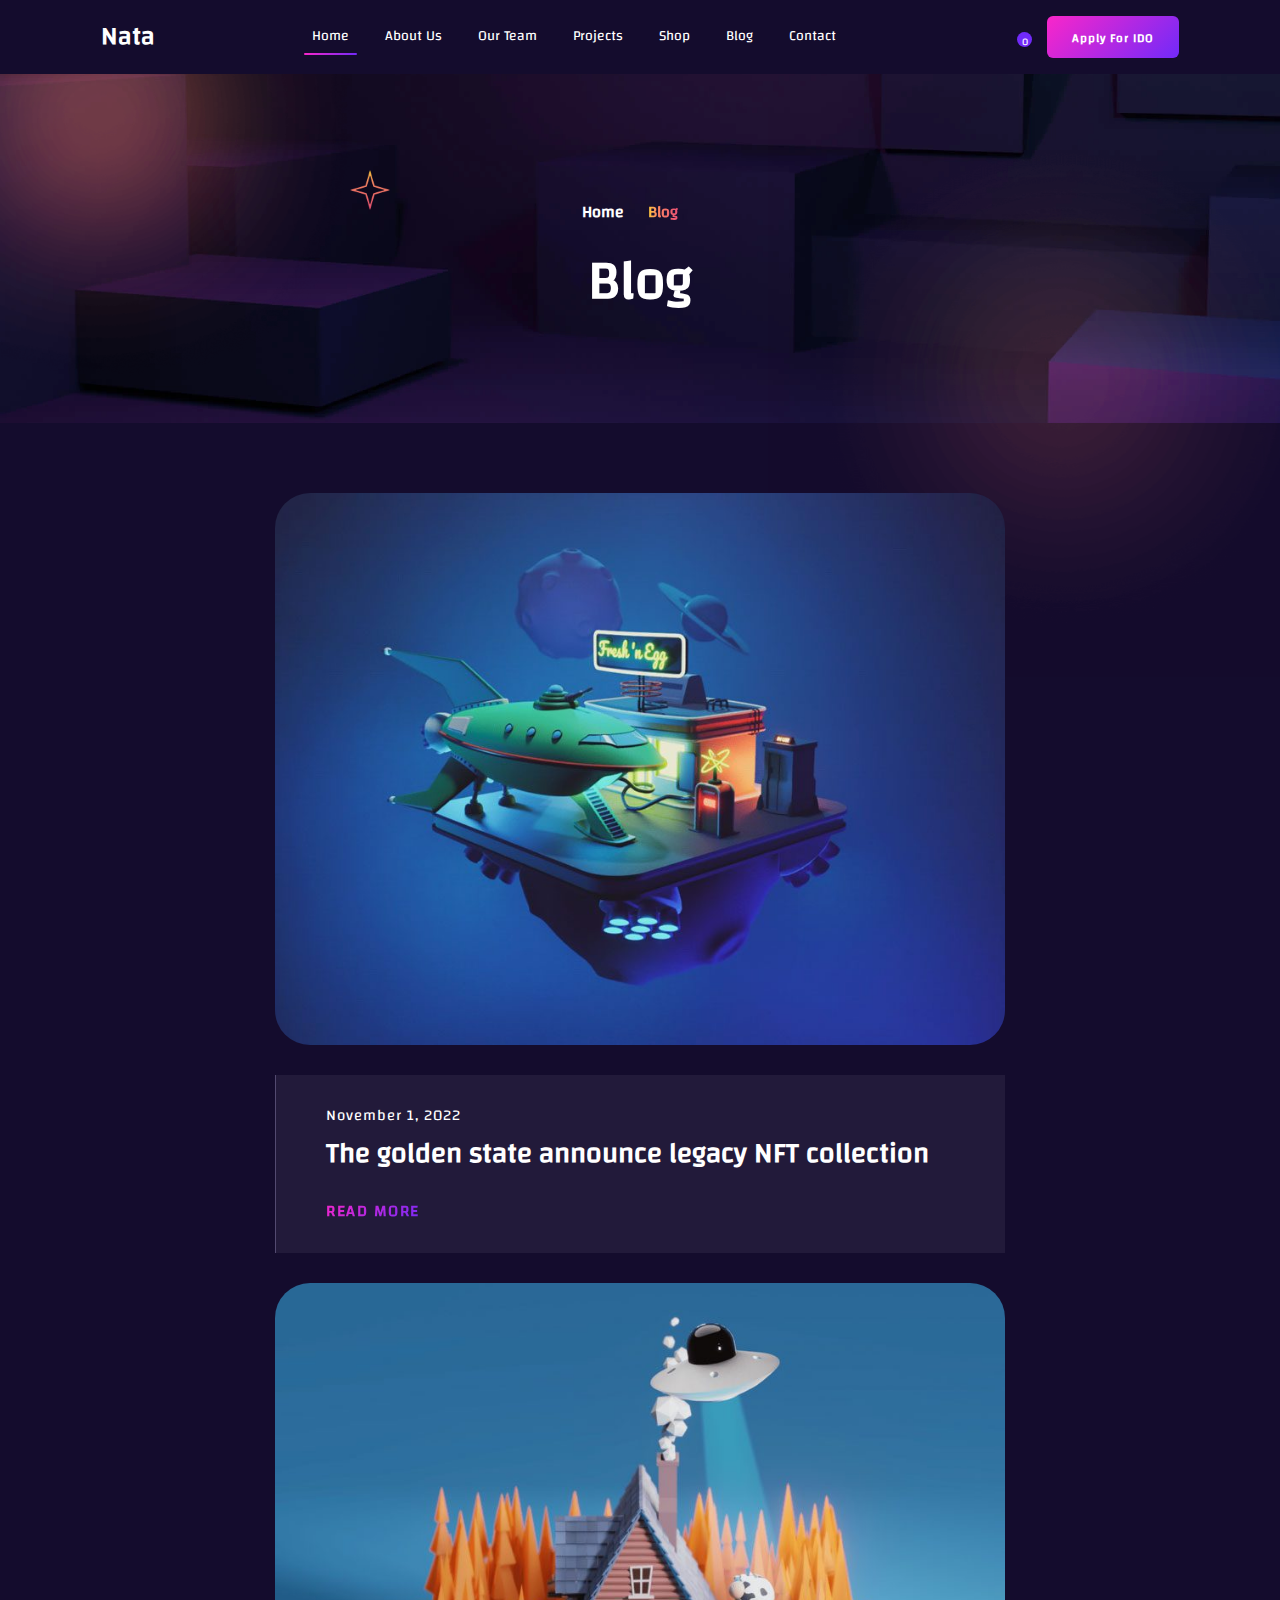
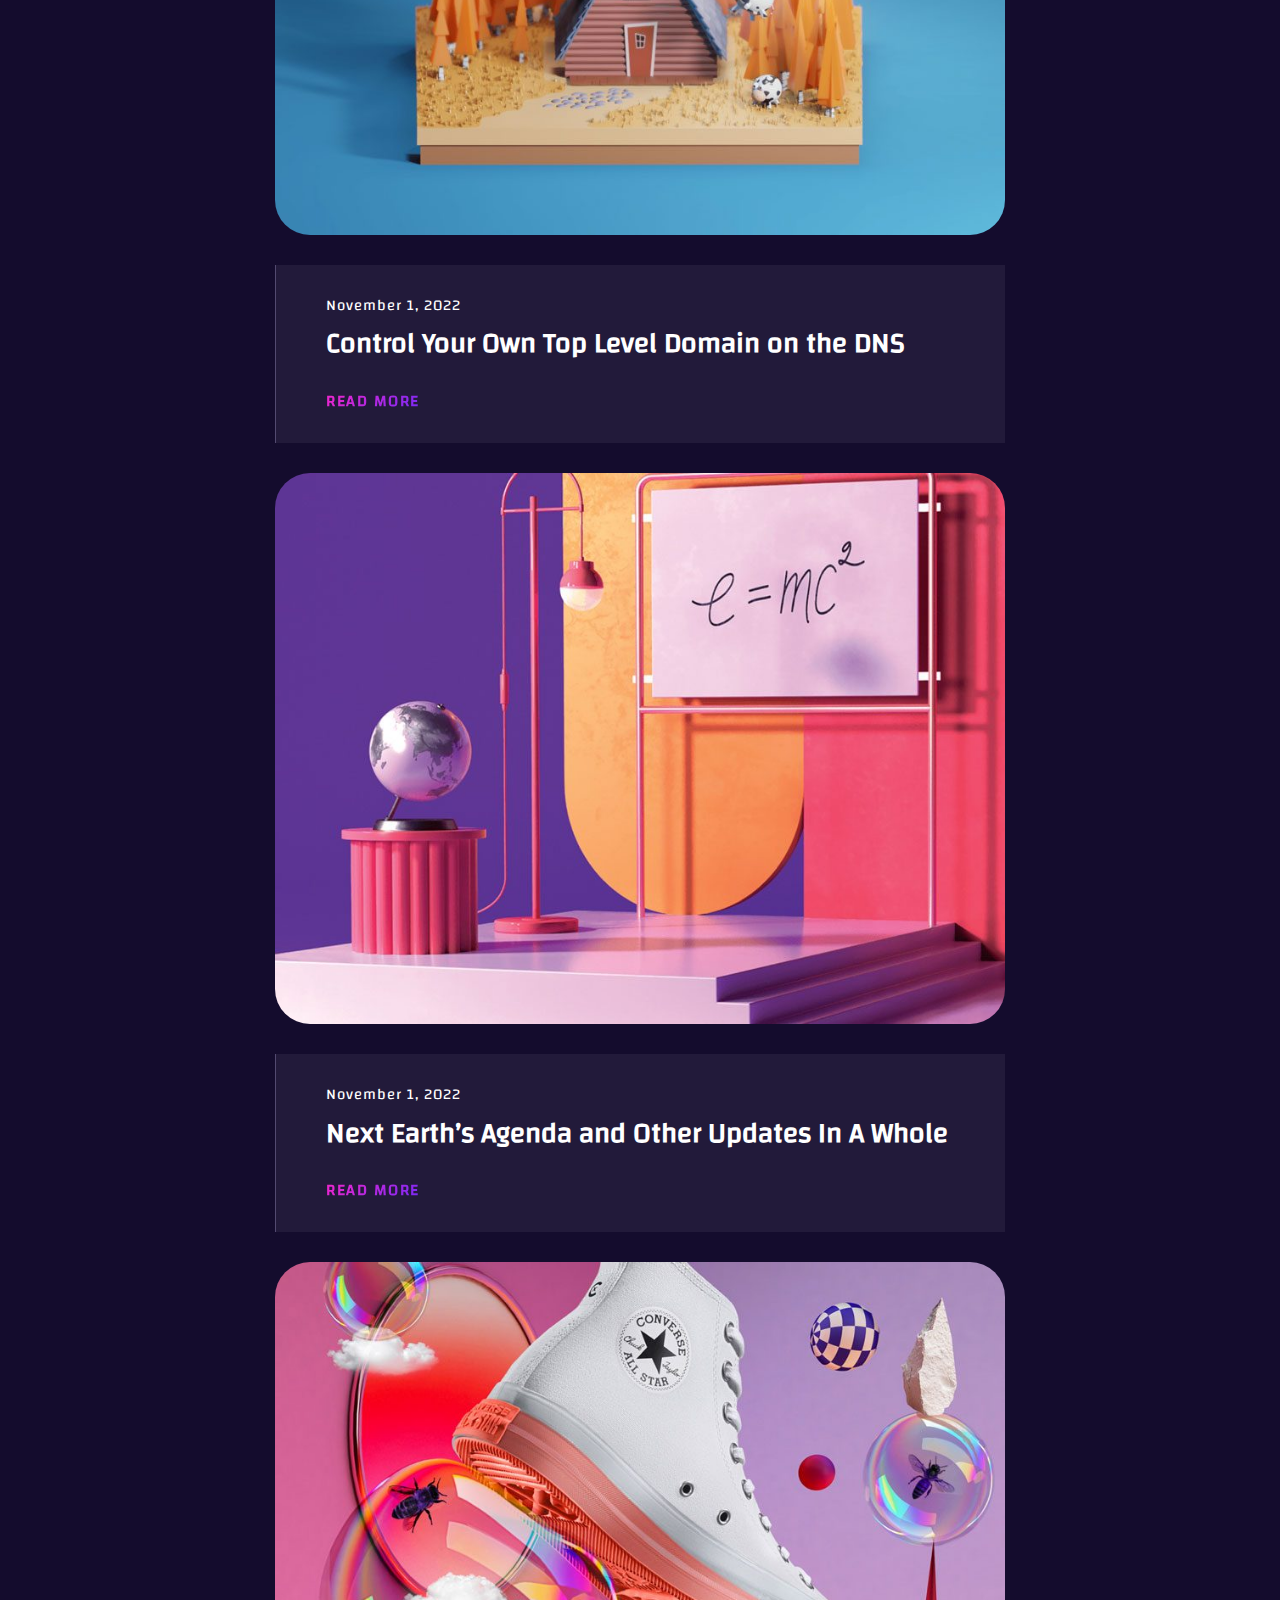
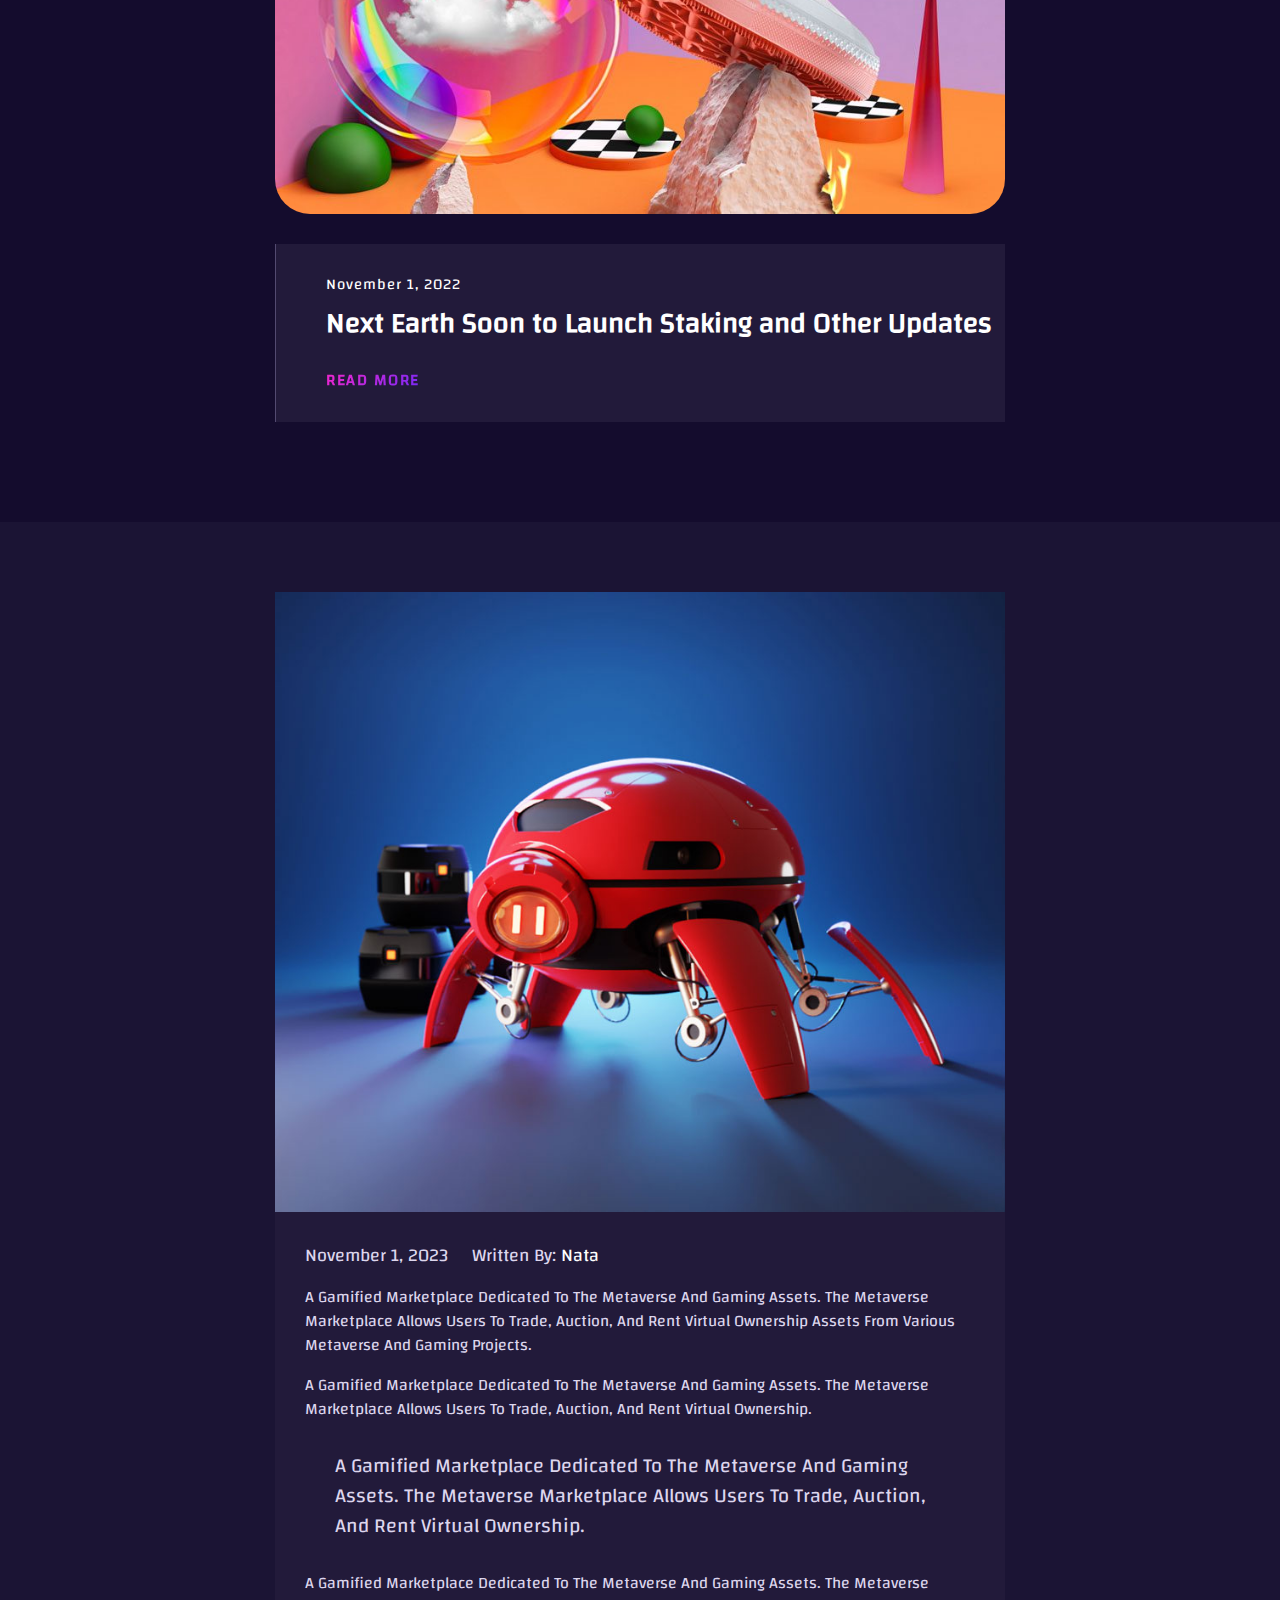
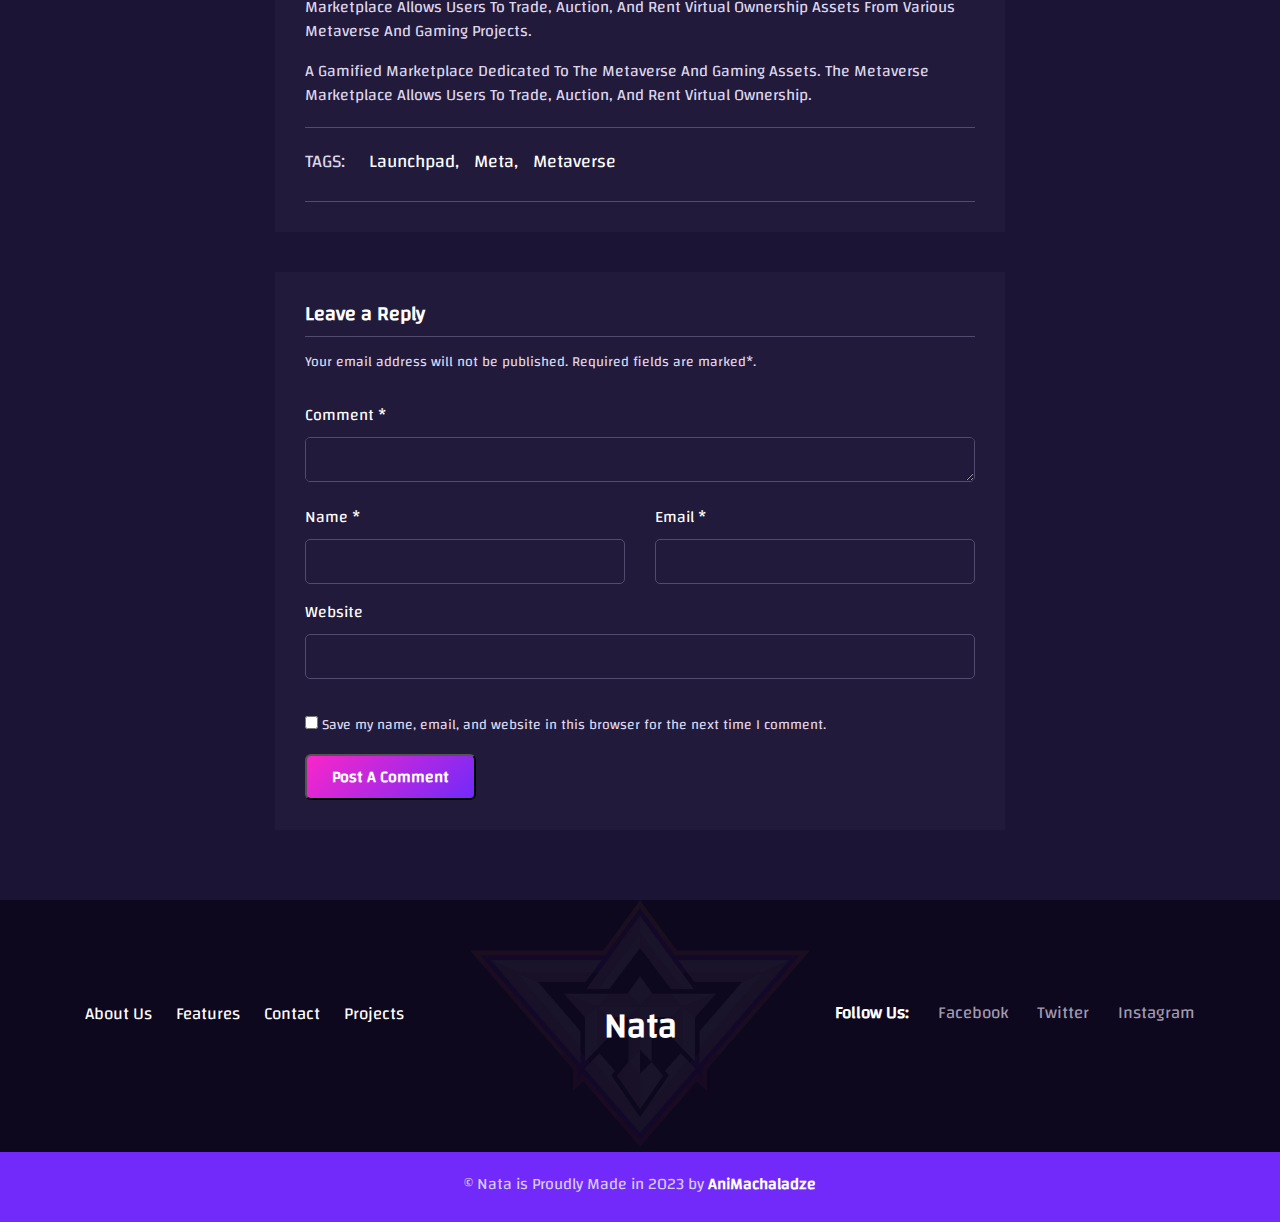
<file: blog.html>
<!doctype html>
<html lang="en">
  <head>
    <meta charset="utf-8">
    <meta name="viewport" content="width=device-width, initial-scale=1, shrink-to-fit=no">

    <link rel="stylesheet" href="https://cdn.jsdelivr.net/npm/bootstrap@4.0.0/dist/css/bootstrap.min.css" integrity="sha384-Gn5384xqQ1aoWXA+058RXPxPg6fy4IWvTNh0E263XmFcJlSAwiGgFAW/dAiS6JXm" crossorigin="anonymous">

    <link rel="stylesheet" href="https://cdnjs.cloudflare.com/ajax/libs/font-awesome/6.4.0/css/all.min.css" integrity="sha512-iecdLmaskl7CVkqkXNQ/ZH/XLlvWZOJyj7Yy7tcenmpD1ypASozpmT/E0iPtmFIB46ZmdtAc9eNBvH0H/ZpiBw==" crossorigin="anonymous" referrerpolicy="no-referrer" />
    <link rel="stylesheet" href="CSS/blog.css">

    <title>Nata - Metaverse Launchpad Project</title>

    <link rel = "icon" href = 
    "https://themes.hibootstrap.com/nata/wp-content/uploads/2022/11/nata.png" 
        type = "image/x-icon">
  </head>
  <body>
    
    <header>
        <nav class="header-nav header-bg">
            <div class="container">

                <nav class="nata-nav navbar navbar-expand-lg navbar-light">
                    <a class="navbar-brand" href="index.html">Nata</a>
                    <button class="navbar-toggler" type="button" data-toggle="collapse" data-target="#navbarNavDropdown" aria-controls="navbarNavDropdown" aria-expanded="false" aria-label="Toggle navigation">
                      <span class="navbar-toggler-icon"></span>
                    </button>
                    <div class="collapse navbar-collapse" id="navbarNavDropdown">
                      <ul class="navbar-nav">
                        <li class="nav-item active-br">
                          <a class=" nav-link dropdown-toggle" href="index.html">Home <span class="sr-only">(current)</span></a>
                        </li>
                        <li class="nav-item">
                          <a class="nav-link dropdown-toggle" href="about.html">About Us</a>
                        </li>
                        <li class="nav-item">
                          <a class="nav-link dropdown-toggle" href="team.html">Our Team</a>
                        </li>
                        <li class="nav-item">
                            <a class="nav-link dropdown-toggle" href="project.html">Projects</a>
                        </li>
                        
                        <li class="nav-item dropdown">
                          <a class="nav-link dropdown-toggle dropdown-toggle-icon" href="products.html" id="navbarDropdownMenuLink" data-toggle="dropdown" aria-haspopup="true" aria-expanded="false">
                            Shop
                            <i class="fa-solid fa-angle-down"></i>
                          </a>
                          <div class="dropdown-menu" aria-labelledby="navbarDropdownMenuLink">
                            <a class="dropdown-item" href="products.html">Products</a>
                            <a class="dropdown-item" href="productDetails.html">Product Details</a>
                            <a class="dropdown-item" href="cart.html">Cart</a>
                          </div>
                        </li>
                        <li class="nav-item">
                            <a class="nav-link dropdown-toggle" href="blog.html">Blog</a>
                        </li>
                        <li class="nav-item">
                            <a class="nav-link dropdown-toggle" href="contact.html">Contact</a>
                        </li>
                      </ul>
                    </div>

                    <div class="cart-apply">
                        
                        <div class="cart-item">
                            <div class="cart-btn">
                                <a href="cart.html">
                                    <i class="fa-solid fa-cart-shopping"></i>
                                </a>
                                <span class="cart-circle">0</span>
                            </div>
                        </div>

                        <div class="apply-btn">
                            <a href="#" class="apply-link">
                                Apply For IDO
                            </a>
                        </div>
                    </div>
                  </nav>
            </div>
        </nav>
    </header>

<section class="banner-area">
    <div class="container">
        <div class="banner-content">
            <ul>
                <li><a href="index.html">Home</a></li>
                <li><span class="grad-title">Blog</span></li>
            </ul>
            <h2>Blog</h2>
            <img class="star" src="images/small-star.png" alt="">
        </div>
        <img class="shape shape-1" src="images/banner-shape-1.png" alt="">
        <img class="shape shape-2" src="images/banner-shape-2.png" alt="">
    </div>
</section>


<section class="blog-area">
    <div class="container">
        <div class="row">
            <div class="col-lg-8 col-md-12 offset-lg-2">
                <div class="single-blog-post">
                    <a href="#">
                        <img src="images/blog-1.jpg" alt="">
                    </a>
                    <div class="post-content">
                        <span>November 1, 2022</span>
                        <h3>
                            <a href="#">The golden state announce legacy NFT collection</a>
                        </h3>
                        <a href="#" class="read-more">READ MORE</a>
                    </div>
                </div>

                <div class="single-blog-post">
                    <a href="#">
                        <img src="images/blog-2.jpg" alt="">
                    </a>
                    <div class="post-content">
                        <span>November 1, 2022</span>
                        <h3>
                            <a href="#">Control Your Own Top Level Domain on the DNS</a>
                        </h3>
                        <a href="#" class="read-more">READ MORE</a>
                    </div>
                </div>

                <div class="single-blog-post">
                    <a href="#">
                        <img src="images/blog-3.jpg" alt="">
                    </a>
                    <div class="post-content">
                        <span>November 1, 2022</span>
                        <h3>
                            <a href="#">Next Earth’s Agenda and Other Updates In A Whole</a>
                        </h3>
                        <a href="#" class="read-more">READ MORE</a>
                    </div>
                </div>

                <div class="single-blog-post">
                    <a href="#">
                        <img src="images/blog-4.jpg" alt="">
                    </a>
                    <div class="post-content">
                        <span>November 1, 2022</span>
                        <h3>
                            <a href="#">Next Earth Soon to Launch Staking and Other Updates</a>
                        </h3>
                        <a href="#" class="read-more">READ MORE</a>
                    </div>
                </div>
            </div>
        </div>
    </div>
</section>


<section class="blog-details-area">
    <div class="container">
        <div class="row">
            <div class="col-lg-8 col-md-12 offset-lg-2">
                <div class="blog-details">
                    <div class="article-img">
                        <img src="images/blog-5.jpg" alt="">
                    </div>

                    <div class="blog-details-content">
                        <ul>
                            <li><span>November 1, 2023</span></li>
                            <li>Written By: <a href="index.html">Nata</a></li>
                        </ul>
                        <p>A Gamified Marketplace Dedicated To The Metaverse And Gaming Assets. The Metaverse Marketplace Allows Users To Trade, Auction, And Rent Virtual Ownership Assets From Various Metaverse And Gaming Projects.</p>
                        <p>A Gamified Marketplace Dedicated To The Metaverse And Gaming Assets. The Metaverse Marketplace Allows Users To Trade, Auction, And Rent Virtual Ownership.</p>

                        <p class="quote">
                            <span><i class="fa-solid fa-quote-right"></i></span>
                            A Gamified Marketplace Dedicated To The Metaverse And Gaming Assets. The Metaverse Marketplace Allows Users To Trade, Auction, And Rent Virtual Ownership.
                            <span><i class="fa-solid fa-quote-left"></i></span>
                        </p>

                        <p>A Gamified Marketplace Dedicated To The Metaverse And Gaming Assets. The Metaverse Marketplace Allows Users To Trade, Auction, And Rent Virtual Ownership Assets From Various Metaverse And Gaming Projects.</p>
                        <p>A Gamified Marketplace Dedicated To The Metaverse And Gaming Assets. The Metaverse Marketplace Allows Users To Trade, Auction, And Rent Virtual Ownership.</p>

                        <div class="post-tags">
                            <ul class="tags">
                                <li><span>TAGS:</span></li>
                                <li>
                                    <a href="index.html">Launchpad,</a>
                                    <a href="index.html">Meta,</a>
                                    <a href="index.html">Metaverse</a>
                                </li>
                            </ul>
                        </div>
                    </div>
                </div>

                <div class="comments-area">
                    <div class="comment-respond">
                        <h3>Leave a Reply </h3>

                        <form action="#" class="comment-form">
                            <p class="comment-control comment-notes">
                                Your email address will not be published. Required fields are marked*.
                            </p>

                            <p class="comment-form-comment">
                                <label class="block" for="#">Comment *</label>
                                <textarea class="input-control" name="" id="" cols="45" rows="5"></textarea>
                            </p>

                            <p>
                                <div class="row">
                                    <div class="col-lg-6">
                                        <label class="block" for="#">Name *</label>
                                        <input class="input-control" type="text">
                                    </div>
                                    <div class="col-lg-6">
                                        <label class="block" for="#">Email *</label>
                                        <input class="input-control" type="email">
                                    </div>
                                </div>
                            </p>

                            <p>
                                <label class="block" for="#">Website</label>
                                <input class="input-control" type="text">
                            </p>

                            <input class="checkbox" type="checkbox">
                    <label class="chack-lbl">Save my name, email, and website in this browser for the next time I comment.</label>

                    <div class="form-btn">
                    <button class="apply-btn comment-btn">Post A Comment</button>
                    </div>
                        </form>
                    </div>
                </div>

            </div>
        </div>
    </div>
</section>







<footer>
    <div class="container">
      <div class="row">
        <div class="col-lg-5 col-md-5">
          <div class="footer-nav">
            <ul class="footer-menu">
              <li class="menu-item"><a href="about.html">About Us</a></li>
              <li class="menu-item"><a href="products.html">Features</a></li>
              <li class="menu-item"><a href="contact.html">Contact</a></li>
              <li class="menu-item"><a href="project.html">Projects</a></li>
            </ul>
          </div>
        </div>

        <div class="col-lg-2 col-md-2">
          <div class="footer-logo">
            <a href="index.html">Nata</a>
          </div>
        </div>

        <div class="col-lg-5 col-md-5">
          <div class="footer-social">
            <ul class="social-link">
              <li><Span>Follow Us:</Span></li>
              <li><a href="">
                <span><i class="fa-brands fa-facebook-f"></i></span>
                Facebook
              </a></li>
              <li><a href="">
                <span><i class="fa-brands fa-twitter"></i></span>
                Twitter
              </a></li>
              <li><a href="">
                <span><i class="fa-brands fa-instagram"></i></span>
                Instagram
              </a></li>
            </ul>
          </div>
        </div>
      </div>
    </div>
    <img class="footer-shape" src="images/footer-shape.webp" alt="">
  </footer>

  <div class="copyright">
    <p>&copy; Nata is Proudly Made in 2023 by <a href="#">AniMachaladze</a></p>
  </div>


  <!-- Optional JavaScript -->
    <!-- jQuery first, then Popper.js, then Bootstrap JS -->
    <script src="https://code.jquery.com/jquery-3.2.1.slim.min.js" integrity="sha384-KJ3o2DKtIkvYIK3UENzmM7KCkRr/rE9/Qpg6aAZGJwFDMVNA/GpGFF93hXpG5KkN" crossorigin="anonymous"></script>
    <script src="https://cdn.jsdelivr.net/npm/popper.js@1.12.9/dist/umd/popper.min.js" integrity="sha384-ApNbgh9B+Y1QKtv3Rn7W3mgPxhU9K/ScQsAP7hUibX39j7fakFPskvXusvfa0b4Q" crossorigin="anonymous"></script>
    <script src="https://cdn.jsdelivr.net/npm/bootstrap@4.0.0/dist/js/bootstrap.min.js" integrity="sha384-JZR6Spejh4U02d8jOt6vLEHfe/JQGiRRSQQxSfFWpi1MquVdAyjUar5+76PVCmYl" crossorigin="anonymous"></script>
  </body>
</html>
</file>
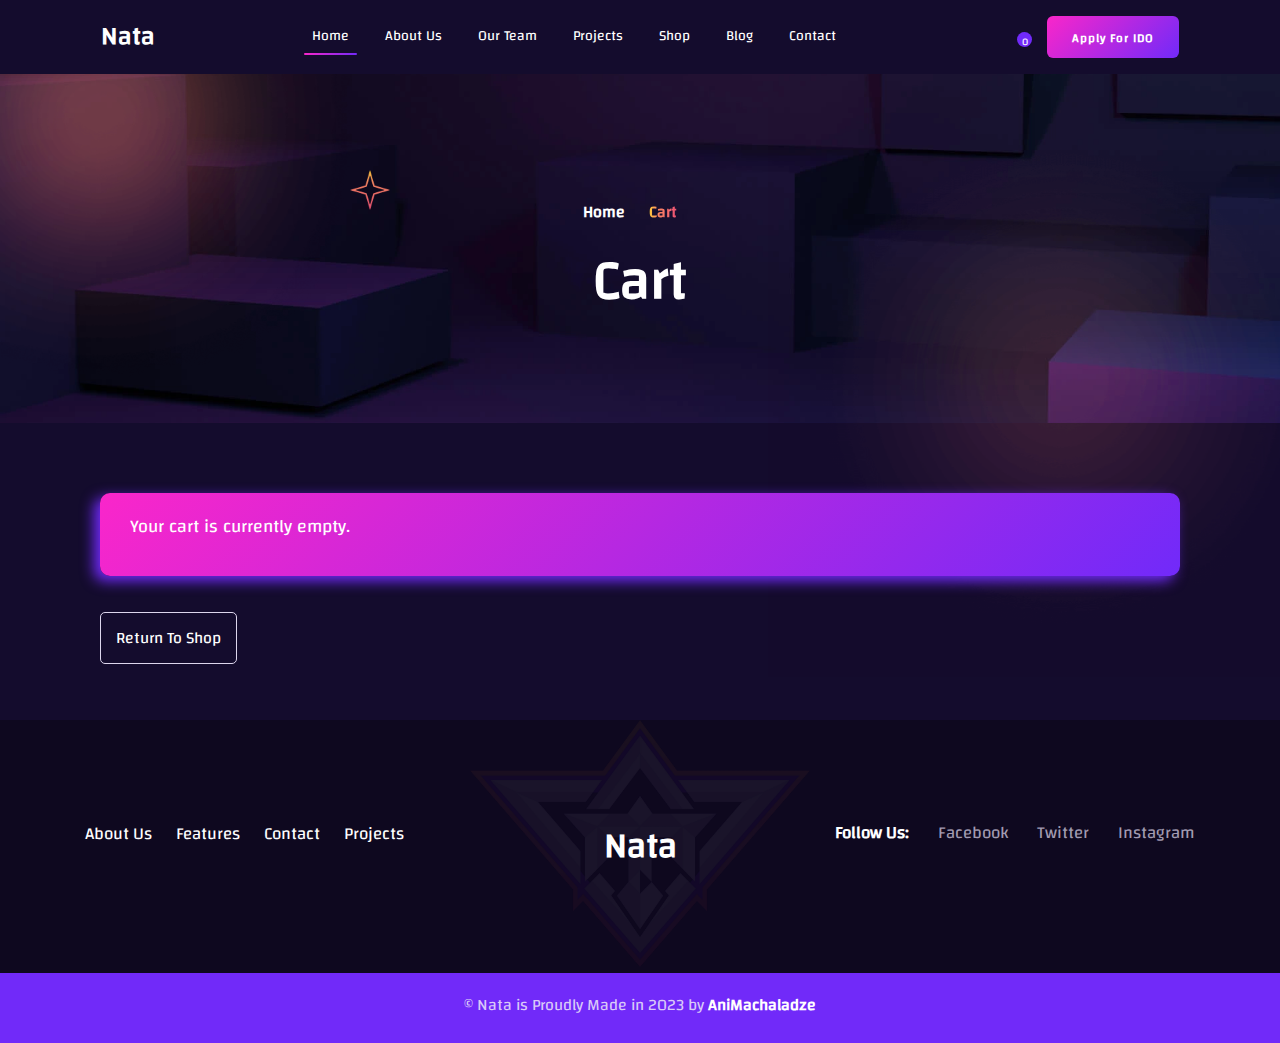
<file: cart.html>
<!doctype html>
<html lang="en">
  <head>
    <meta charset="utf-8">
    <meta name="viewport" content="width=device-width, initial-scale=1, shrink-to-fit=no">

    <link rel="stylesheet" href="https://cdn.jsdelivr.net/npm/bootstrap@4.0.0/dist/css/bootstrap.min.css" integrity="sha384-Gn5384xqQ1aoWXA+058RXPxPg6fy4IWvTNh0E263XmFcJlSAwiGgFAW/dAiS6JXm" crossorigin="anonymous">

    <link rel="stylesheet" href="https://cdnjs.cloudflare.com/ajax/libs/font-awesome/6.4.0/css/all.min.css" integrity="sha512-iecdLmaskl7CVkqkXNQ/ZH/XLlvWZOJyj7Yy7tcenmpD1ypASozpmT/E0iPtmFIB46ZmdtAc9eNBvH0H/ZpiBw==" crossorigin="anonymous" referrerpolicy="no-referrer" />
    <link rel="stylesheet" href="CSS/cart.css">

    <title>Nata - Metaverse Launchpad Project</title>

    <link rel = "icon" href = 
    "https://themes.hibootstrap.com/nata/wp-content/uploads/2022/11/nata.png" 
        type = "image/x-icon">
  </head>
  <body>
    
    <header>
        <nav class="header-nav header-bg">
            <div class="container">

                <nav class="nata-nav navbar navbar-expand-lg navbar-light">
                    <a class="navbar-brand" href="index.html">Nata</a>
                    <button class="navbar-toggler" type="button" data-toggle="collapse" data-target="#navbarNavDropdown" aria-controls="navbarNavDropdown" aria-expanded="false" aria-label="Toggle navigation">
                      <span class="navbar-toggler-icon"></span>
                    </button>
                    <div class="collapse navbar-collapse" id="navbarNavDropdown">
                      <ul class="navbar-nav">
                        <li class="nav-item active-br">
                          <a class=" nav-link dropdown-toggle" href="index.html">Home <span class="sr-only">(current)</span></a>
                        </li>
                        <li class="nav-item">
                          <a class="nav-link dropdown-toggle" href="about.html">About Us</a>
                        </li>
                        <li class="nav-item">
                          <a class="nav-link dropdown-toggle" href="team.html">Our Team</a>
                        </li>
                        <li class="nav-item">
                            <a class="nav-link dropdown-toggle" href="project.html">Projects</a>
                        </li>
                        
                        <li class="nav-item dropdown">
                          <a class="nav-link dropdown-toggle dropdown-toggle-icon" href="products.html" id="navbarDropdownMenuLink" data-toggle="dropdown" aria-haspopup="true" aria-expanded="false">
                            Shop
                            <i class="fa-solid fa-angle-down"></i>
                          </a>
                          <div class="dropdown-menu" aria-labelledby="navbarDropdownMenuLink">
                            <a class="dropdown-item" href="products.html">Products</a>
                            <a class="dropdown-item" href="productDetails.html">Product Details</a>
                            <a class="dropdown-item" href="cart.html">Cart</a>
                          </div>
                        </li>
                        <li class="nav-item">
                            <a class="nav-link dropdown-toggle" href="blog.html">Blog</a>
                        </li>
                        <li class="nav-item">
                            <a class="nav-link dropdown-toggle" href="contact.html">Contact</a>
                        </li>
                      </ul>
                    </div>

                    <div class="cart-apply">
                        
                        <div class="cart-item">
                            <div class="cart-btn">
                                <a href="cart.html">
                                    <i class="fa-solid fa-cart-shopping"></i>
                                </a>
                                <span class="cart-circle">0</span>
                            </div>
                        </div>

                        <div class="apply-btn">
                            <a href="#" class="apply-link">
                                Apply For IDO
                            </a>
                        </div>
                    </div>
                  </nav>
            </div>
        </nav>
    </header>

<section class="banner-area">
    <div class="container">
        <div class="banner-content">
            <ul>
                <li><a href="index.html">Home</a></li>
                <li><span class="grad-title">Cart</span></li>
            </ul>
            <h2>Cart</h2>
            <img class="star" src="images/small-star.png" alt="">
        </div>
        <img class="shape shape-1" src="images/banner-shape-1.png" alt="">
        <img class="shape shape-2" src="images/banner-shape-2.png" alt="">
    </div>
</section>


<section class="main-cart">
    <div class="container">
        <div class="col-lg-12">
            <div class="cart-bg">
                <p>
                    <span><i class="fa-solid fa-bag-shopping"></i></span>
                    Your cart is currently empty.
                </p>
            </div>

            <div class="shop-cart-btn">
                <a href="products.html">Return To Shop</a>
            </div>
        </div>
    </div>
</section>










<footer>
    <div class="container">
      <div class="row">
        <div class="col-lg-5 col-md-5">
          <div class="footer-nav">
            <ul class="footer-menu">
              <li class="menu-item"><a href="about.html">About Us</a></li>
              <li class="menu-item"><a href="products.html">Features</a></li>
              <li class="menu-item"><a href="contact.html">Contact</a></li>
              <li class="menu-item"><a href="project.html">Projects</a></li>
            </ul>
          </div>
        </div>

        <div class="col-lg-2 col-md-2">
          <div class="footer-logo">
            <a href="index.html">Nata</a>
          </div>
        </div>

        <div class="col-lg-5 col-md-5">
          <div class="footer-social">
            <ul class="social-link">
              <li><Span>Follow Us:</Span></li>
              <li><a href="">
                <span><i class="fa-brands fa-facebook-f"></i></span>
                Facebook
              </a></li>
              <li><a href="">
                <span><i class="fa-brands fa-twitter"></i></span>
                Twitter
              </a></li>
              <li><a href="">
                <span><i class="fa-brands fa-instagram"></i></span>
                Instagram
              </a></li>
            </ul>
          </div>
        </div>
      </div>
    </div>
    <img class="footer-shape" src="images/footer-shape.webp" alt="">
  </footer>

  <div class="copyright">
    <p>&copy; Nata is Proudly Made in 2023 by <a href="#">AniMachaladze</a></p>
  </div>


  <!-- Optional JavaScript -->
    <!-- jQuery first, then Popper.js, then Bootstrap JS -->
    <script src="https://code.jquery.com/jquery-3.2.1.slim.min.js" integrity="sha384-KJ3o2DKtIkvYIK3UENzmM7KCkRr/rE9/Qpg6aAZGJwFDMVNA/GpGFF93hXpG5KkN" crossorigin="anonymous"></script>
    <script src="https://cdn.jsdelivr.net/npm/popper.js@1.12.9/dist/umd/popper.min.js" integrity="sha384-ApNbgh9B+Y1QKtv3Rn7W3mgPxhU9K/ScQsAP7hUibX39j7fakFPskvXusvfa0b4Q" crossorigin="anonymous"></script>
    <script src="https://cdn.jsdelivr.net/npm/bootstrap@4.0.0/dist/js/bootstrap.min.js" integrity="sha384-JZR6Spejh4U02d8jOt6vLEHfe/JQGiRRSQQxSfFWpi1MquVdAyjUar5+76PVCmYl" crossorigin="anonymous"></script>
  </body>
</html>
</file>
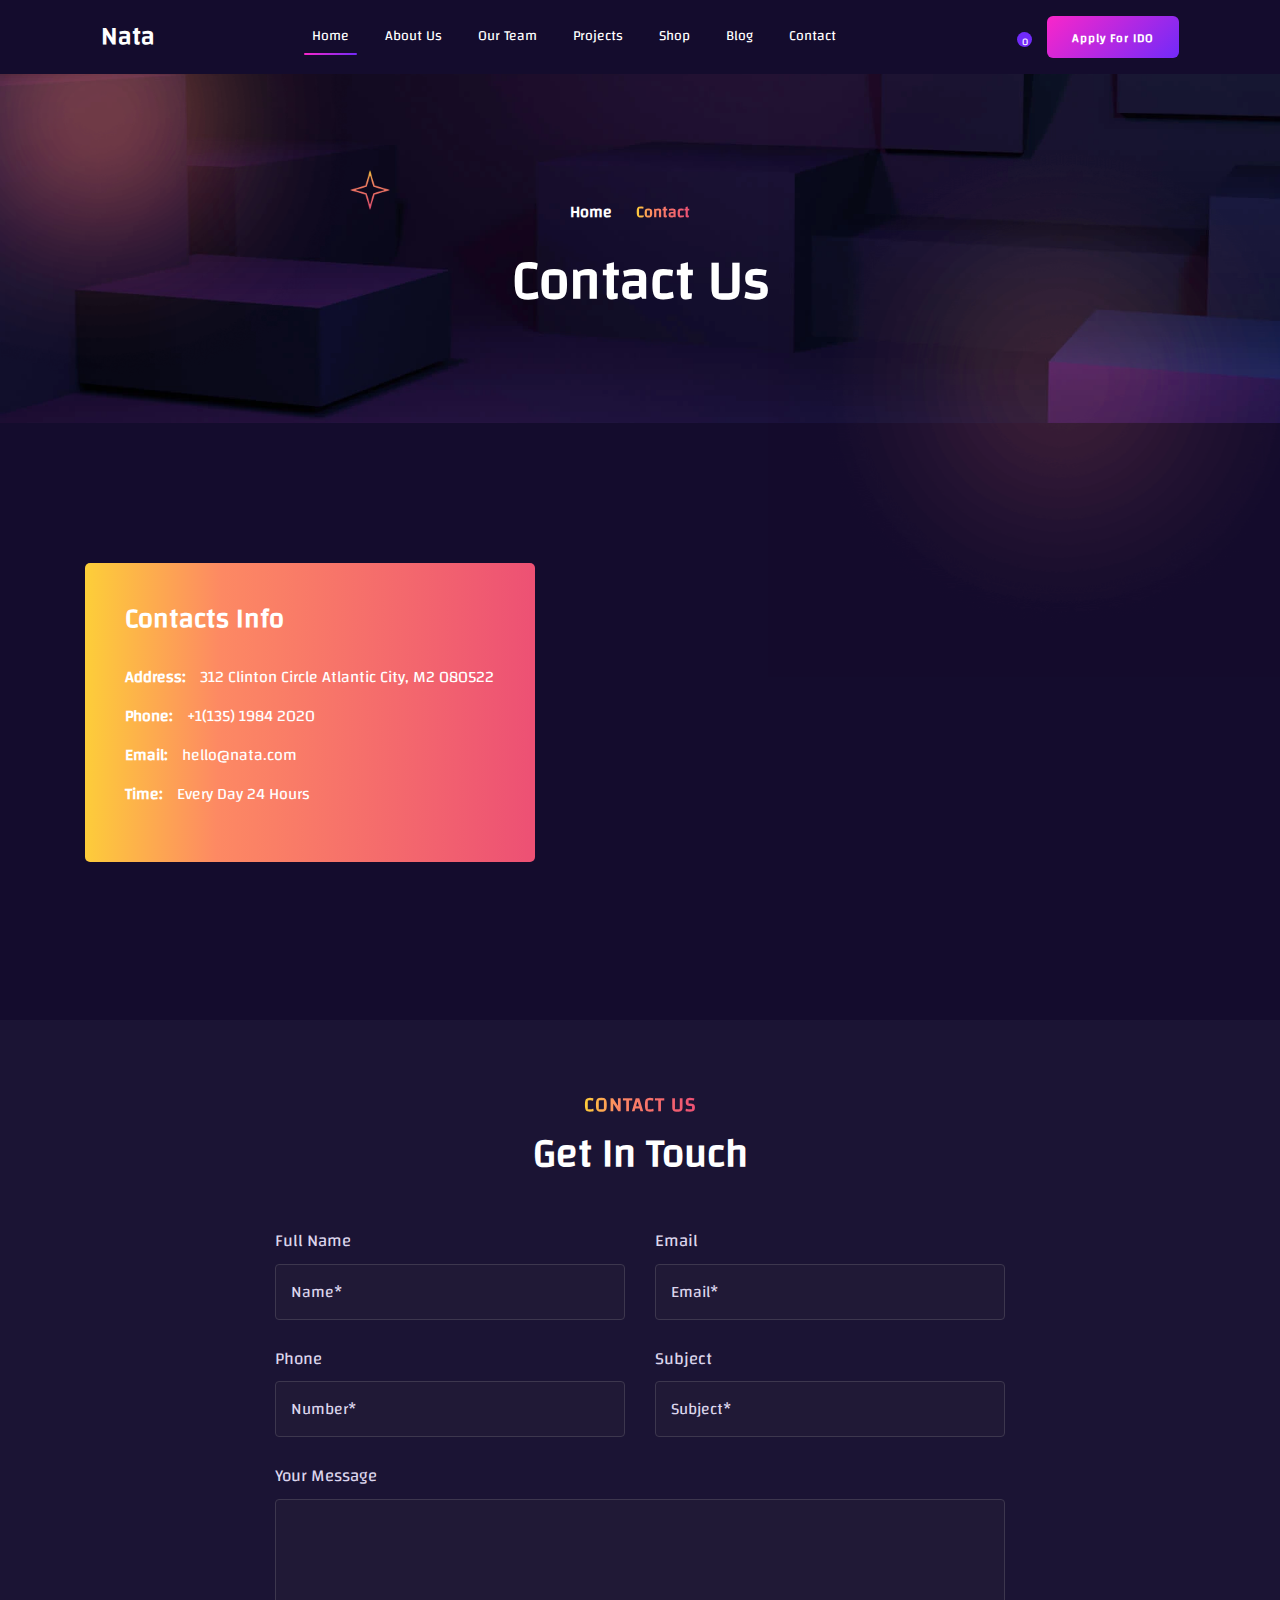
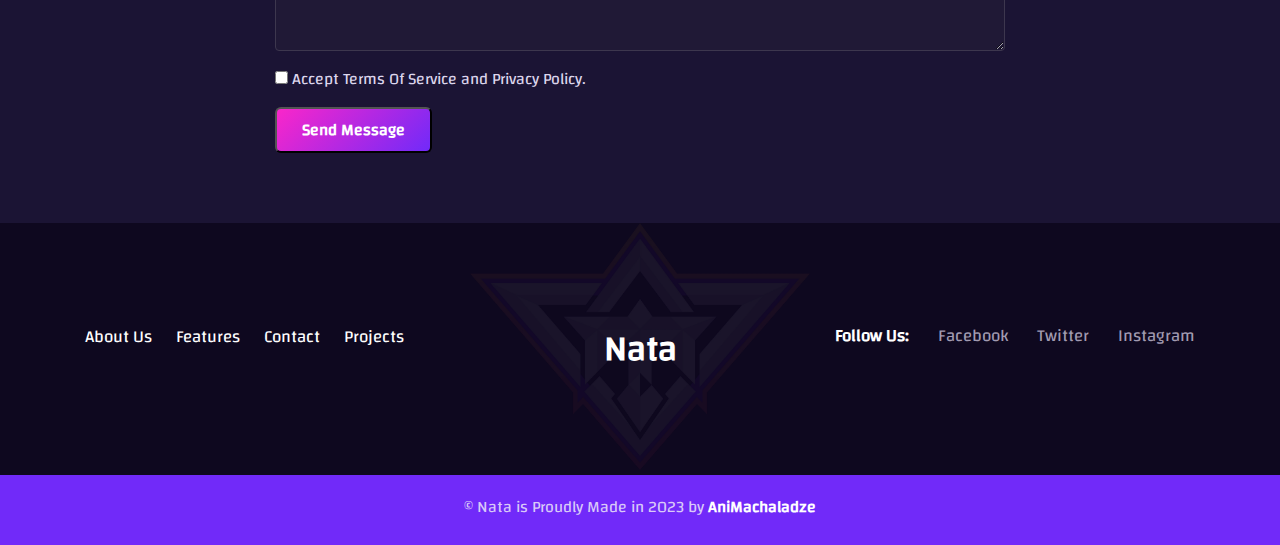
<file: contact.html>
<!doctype html>
<html lang="en">
  <head>
    <meta charset="utf-8">
    <meta name="viewport" content="width=device-width, initial-scale=1, shrink-to-fit=no">

    <link rel="stylesheet" href="https://cdn.jsdelivr.net/npm/bootstrap@4.0.0/dist/css/bootstrap.min.css" integrity="sha384-Gn5384xqQ1aoWXA+058RXPxPg6fy4IWvTNh0E263XmFcJlSAwiGgFAW/dAiS6JXm" crossorigin="anonymous">

    <link rel="stylesheet" href="https://cdnjs.cloudflare.com/ajax/libs/font-awesome/6.4.0/css/all.min.css" integrity="sha512-iecdLmaskl7CVkqkXNQ/ZH/XLlvWZOJyj7Yy7tcenmpD1ypASozpmT/E0iPtmFIB46ZmdtAc9eNBvH0H/ZpiBw==" crossorigin="anonymous" referrerpolicy="no-referrer" />
    <link rel="stylesheet" href="CSS/contact.css">

    <title>Nata - Metaverse Launchpad Project</title>

    <link rel = "icon" href = 
    "https://themes.hibootstrap.com/nata/wp-content/uploads/2022/11/nata.png" 
        type = "image/x-icon">
  </head>
  <body>
    
    <header>
        <nav class="header-nav header-bg">
            <div class="container">

                <nav class="nata-nav navbar navbar-expand-lg navbar-light">
                    <a class="navbar-brand" href="index.html">Nata</a>
                    <button class="navbar-toggler" type="button" data-toggle="collapse" data-target="#navbarNavDropdown" aria-controls="navbarNavDropdown" aria-expanded="false" aria-label="Toggle navigation">
                      <span class="navbar-toggler-icon"></span>
                    </button>
                    <div class="collapse navbar-collapse" id="navbarNavDropdown">
                      <ul class="navbar-nav">
                        <li class="nav-item active-br">
                          <a class=" nav-link dropdown-toggle" href="index.html">Home <span class="sr-only">(current)</span></a>
                        </li>
                        <li class="nav-item">
                          <a class="nav-link dropdown-toggle" href="about.html">About Us</a>
                        </li>
                        <li class="nav-item">
                          <a class="nav-link dropdown-toggle" href="team.html">Our Team</a>
                        </li>
                        <li class="nav-item">
                            <a class="nav-link dropdown-toggle" href="project.html">Projects</a>
                        </li>
                        
                        <li class="nav-item dropdown">
                          <a class="nav-link dropdown-toggle dropdown-toggle-icon" href="products.html" id="navbarDropdownMenuLink" data-toggle="dropdown" aria-haspopup="true" aria-expanded="false">
                            Shop
                            <i class="fa-solid fa-angle-down"></i>
                          </a>
                          <div class="dropdown-menu" aria-labelledby="navbarDropdownMenuLink">
                            <a class="dropdown-item" href="products.html">Products</a>
                            <a class="dropdown-item" href="productDetails.html">Product Details</a>
                            <a class="dropdown-item" href="cart.html">Cart</a>
                          </div>
                        </li>
                        <li class="nav-item">
                            <a class="nav-link dropdown-toggle" href="blog.html">Blog</a>
                        </li>
                        <li class="nav-item">
                            <a class="nav-link dropdown-toggle" href="contact.html">Contact</a>
                        </li>
                      </ul>
                    </div>

                    <div class="cart-apply">
                        
                        <div class="cart-item">
                            <div class="cart-btn">
                                <a href="cart.html">
                                    <i class="fa-solid fa-cart-shopping"></i>
                                </a>
                                <span class="cart-circle">0</span>
                            </div>
                        </div>

                        <div class="apply-btn">
                            <a href="#" class="apply-link">
                                Apply For IDO
                            </a>
                        </div>
                    </div>
                  </nav>
            </div>
        </nav>
    </header>

<section class="banner-area">
    <div class="container">
        <div class="banner-content">
            <ul>
                <li><a href="index.html">Home</a></li>
                <li><span class="grad-title">Contact</span></li>
            </ul>
            <h2>Contact Us</h2>
            <img class="star" src="images/small-star.png" alt="">
        </div>
        <img class="shape shape-1" src="images/banner-shape-1.png" alt="">
        <img class="shape shape-2" src="images/banner-shape-2.png" alt="">
    </div>
</section>



<section class="map-area">
    <div class="container">
        <div class="row">
            <div class="col-lg-4 col-sm-12">
                <div class="contacts-info">
                    <h3>Contacts Info</h3>

                    <ul>
                        <li>
                            <span>Address:</span>
                            312 Clinton Circle Atlantic City, M2 080522 
                        </li>
                        <li>
                            <span>Phone:</span>
                            <a href="#">+1(135) 1984 2020
                            </a>
                        </li>
                        <li>
                            <span>Email:</span>
                            <a href="#">
                                hello@nata.com
                            </a>
                        </li>
                        <li>
                            <span>Time:</span>
                            Every Day 24 Hours
                        </li>
                    </ul>
                </div>
            </div>

            <div class="col-lg-8 col-sm-12">
                <div class="map">
                    <iframe src="https://www.google.com/maps/embed?pb=!1m14!1m8!1m3!1d79254.17362607914!2d-0.48206800000000005!3d51.628834!3m2!1i1024!2i768!4f13.1!3m3!1m2!1s0x487604b900d26973%3A0x4291f3172409ea92!2slastminute.com%20London%20Eye!5e0!3m2!1sen!2sus!4v1696166804033!5m2!1sen!2sus" width="600" height="450" style="border:0;" allowfullscreen="" loading="lazy" referrerpolicy="no-referrer-when-downgrade"></iframe>
                </div>
            </div>
        </div>
    </div>
</section>

<section class="contact-area">
    <div class="container">
        <div class="contact-title">
            <span class="grad-title">CONTACT US</span>
            <h2>Get In Touch</h2>
        </div>

        <div class="row">
            <div class="col-lg-8 col-md-12 offset-lg-2">
                <div class="row">
            <div class="col-lg-6 col-md-6">
                <div class="form-group">
                    <label>Full Name</label>
                    <input type="text" placeholder="Name*" class="form-control" name="" id="">
                </div>
            </div>
            <div class="col-lg-6 col-md-6">
                <div class="form-group">
                    <label>Email</label>
                    <input type="text" placeholder="Email*" class="form-control" name="" id="">
            </div>
            </div>

            <div class="col-lg-6 col-md-6">
                <div class="form-group">
                    <label>Phone</label>
                    <input type="text" placeholder="Number*" class="form-control" name="" id="">
            </div>
            </div>

            <div class="col-lg-6 col-md-6">
                <div class="form-group">
                    <label>Subject</label>
                    <input type="text" placeholder="Subject*" class="form-control" name="" id="">
            </div>
            </div>


            <div class="col-lg-12">
                <div class="form-group">
                    <label>Your Message</label>
                    <textarea class="form-control" name="" id="" cols="30" rows="5"></textarea>
                </div>
            </div>
            <div class="col-lg-12">
                <div class="form-group">
                    <input type="checkbox">
                    <span>Accept Terms Of Service and Privacy Policy.</span>
                </div>
            </div>
            <div class="col-lg-12 col-md-12">
                <div class="form-btn">
                    <button class="apply-btn contact-btn">Send Message</button>
                    </div>
            </div>
        </div>
        </div>
        </div>
    </div>
</section>











<footer>
    <div class="container">
      <div class="row">
        <div class="col-lg-5 col-md-5">
          <div class="footer-nav">
            <ul class="footer-menu">
              <li class="menu-item"><a href="about.html">About Us</a></li>
              <li class="menu-item"><a href="products.html">Features</a></li>
              <li class="menu-item"><a href="contact.html">Contact</a></li>
              <li class="menu-item"><a href="project.html">Projects</a></li>
            </ul>
          </div>
        </div>

        <div class="col-lg-2 col-md-2">
          <div class="footer-logo">
            <a href="index.html">Nata</a>
          </div>
        </div>

        <div class="col-lg-5 col-md-5">
          <div class="footer-social">
            <ul class="social-link">
              <li><Span>Follow Us:</Span></li>
              <li><a href="">
                <span><i class="fa-brands fa-facebook-f"></i></span>
                Facebook
              </a></li>
              <li><a href="">
                <span><i class="fa-brands fa-twitter"></i></span>
                Twitter
              </a></li>
              <li><a href="">
                <span><i class="fa-brands fa-instagram"></i></span>
                Instagram
              </a></li>
            </ul>
          </div>
        </div>
      </div>
    </div>
    <img class="footer-shape" src="images/footer-shape.webp" alt="">
  </footer>

  <div class="copyright">
    <p>&copy; Nata is Proudly Made in 2023 by <a href="#">AniMachaladze</a></p>
  </div>


  <!-- Optional JavaScript -->
    <!-- jQuery first, then Popper.js, then Bootstrap JS -->
    <script src="https://code.jquery.com/jquery-3.2.1.slim.min.js" integrity="sha384-KJ3o2DKtIkvYIK3UENzmM7KCkRr/rE9/Qpg6aAZGJwFDMVNA/GpGFF93hXpG5KkN" crossorigin="anonymous"></script>
    <script src="https://cdn.jsdelivr.net/npm/popper.js@1.12.9/dist/umd/popper.min.js" integrity="sha384-ApNbgh9B+Y1QKtv3Rn7W3mgPxhU9K/ScQsAP7hUibX39j7fakFPskvXusvfa0b4Q" crossorigin="anonymous"></script>
    <script src="https://cdn.jsdelivr.net/npm/bootstrap@4.0.0/dist/js/bootstrap.min.js" integrity="sha384-JZR6Spejh4U02d8jOt6vLEHfe/JQGiRRSQQxSfFWpi1MquVdAyjUar5+76PVCmYl" crossorigin="anonymous"></script>
  </body>
</html>
</file>
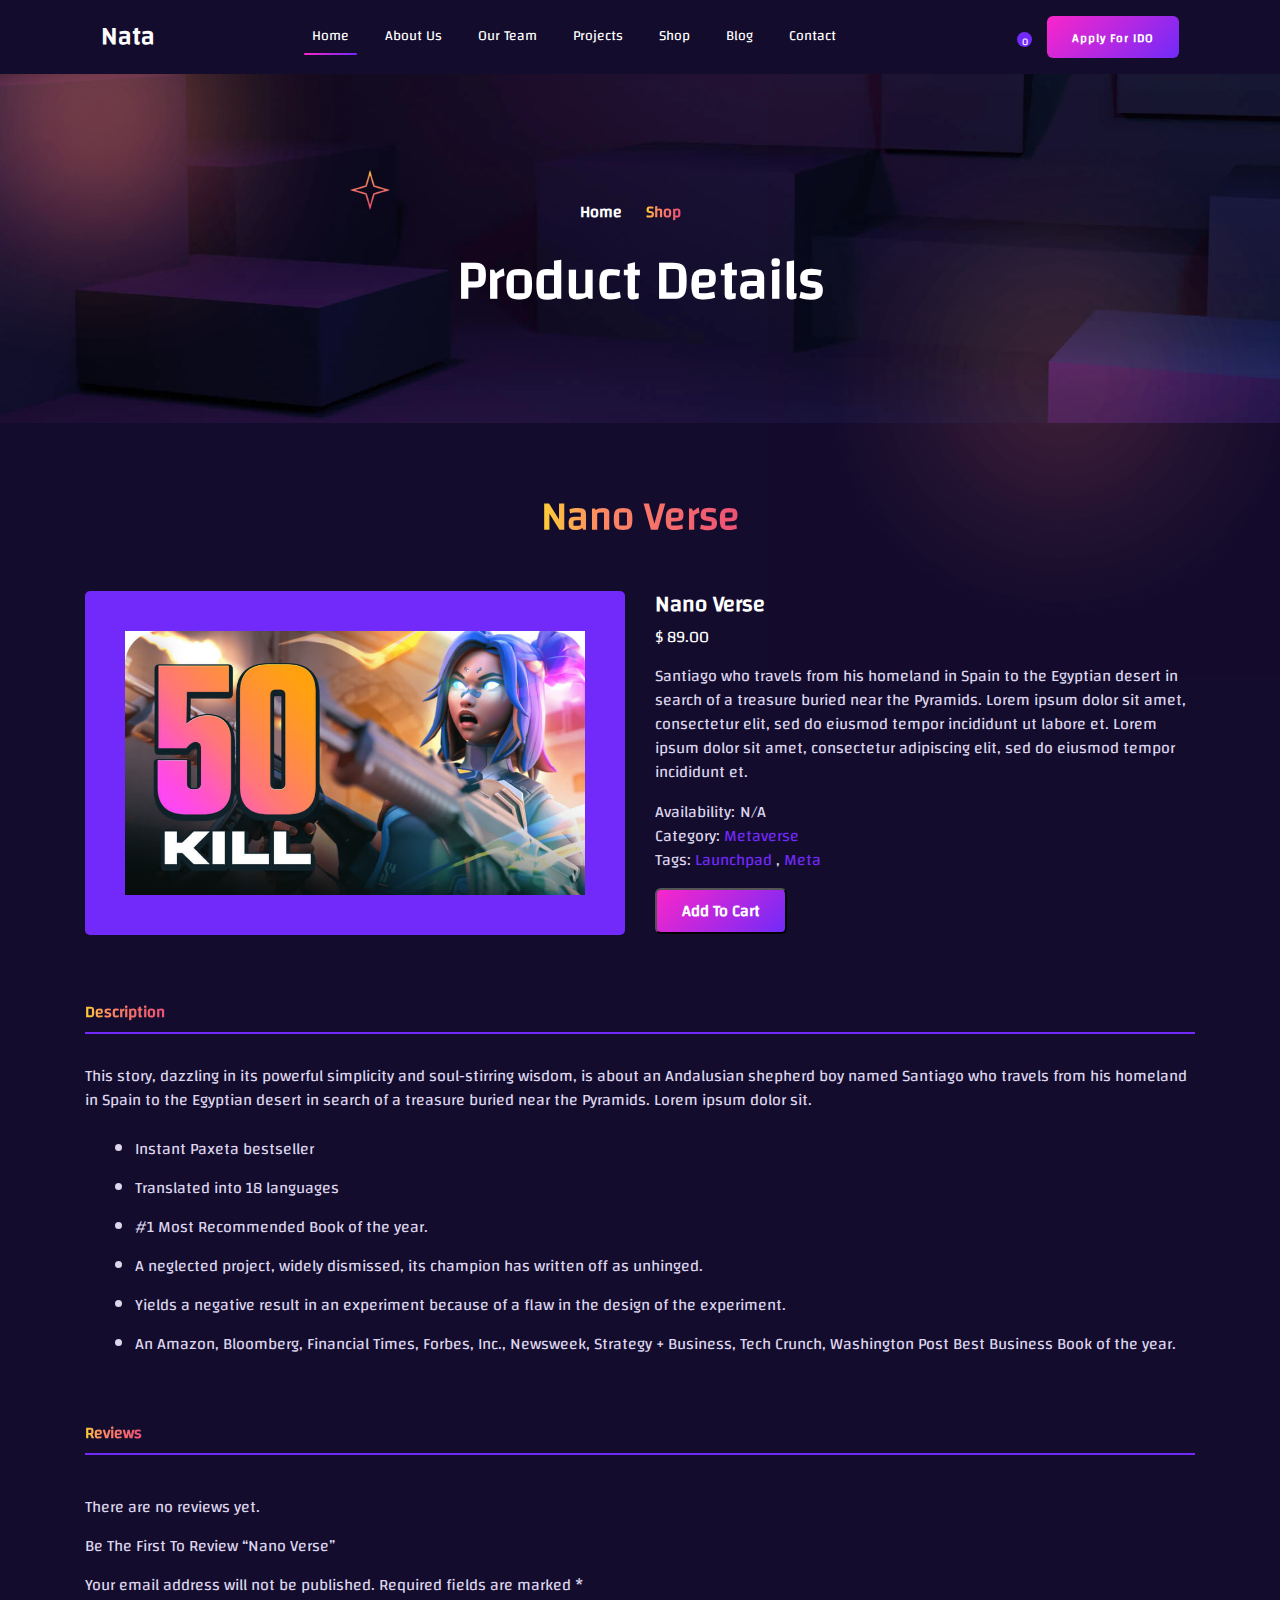
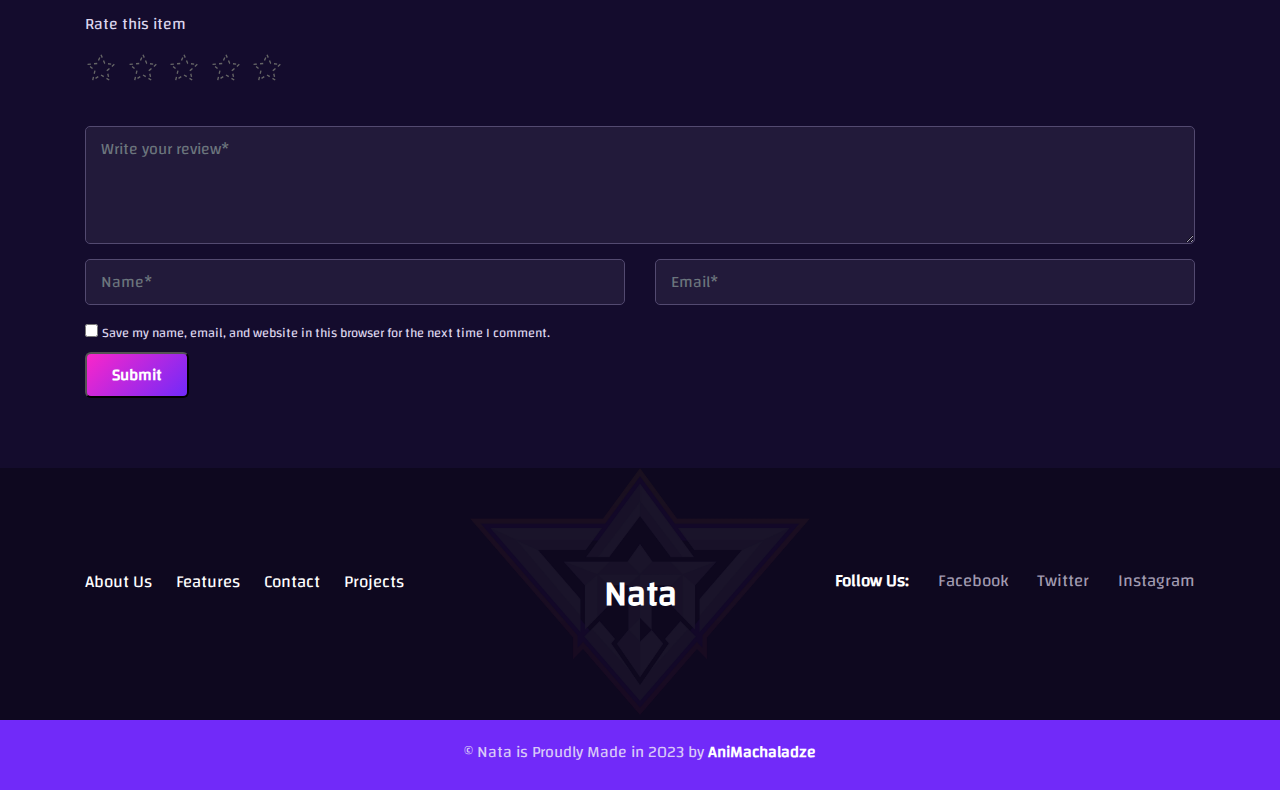
<file: productDetails.html>
<!doctype html>
<html lang="en">
  <head>
    <meta charset="utf-8">
    <meta name="viewport" content="width=device-width, initial-scale=1, shrink-to-fit=no">

    <link rel="stylesheet" href="https://cdn.jsdelivr.net/npm/bootstrap@4.0.0/dist/css/bootstrap.min.css" integrity="sha384-Gn5384xqQ1aoWXA+058RXPxPg6fy4IWvTNh0E263XmFcJlSAwiGgFAW/dAiS6JXm" crossorigin="anonymous">

    <link rel="stylesheet" href="https://cdnjs.cloudflare.com/ajax/libs/font-awesome/6.4.0/css/all.min.css" integrity="sha512-iecdLmaskl7CVkqkXNQ/ZH/XLlvWZOJyj7Yy7tcenmpD1ypASozpmT/E0iPtmFIB46ZmdtAc9eNBvH0H/ZpiBw==" crossorigin="anonymous" referrerpolicy="no-referrer" />
    <link rel="stylesheet" href="CSS/productDetails.css">

    <title>Nata - Metaverse Launchpad Project</title>

    <link rel = "icon" href = 
    "https://themes.hibootstrap.com/nata/wp-content/uploads/2022/11/nata.png" 
        type = "image/x-icon">
  </head>
  <body>
    
    <header>
        <nav class="header-nav header-bg">
            <div class="container">

                <nav class="nata-nav navbar navbar-expand-lg navbar-light">
                    <a class="navbar-brand" href="index.html">Nata</a>
                    <button class="navbar-toggler" type="button" data-toggle="collapse" data-target="#navbarNavDropdown" aria-controls="navbarNavDropdown" aria-expanded="false" aria-label="Toggle navigation">
                      <span class="navbar-toggler-icon"></span>
                    </button>
                    <div class="collapse navbar-collapse" id="navbarNavDropdown">
                      <ul class="navbar-nav">
                        <li class="nav-item active-br">
                          <a class=" nav-link dropdown-toggle" href="index.html">Home <span class="sr-only">(current)</span></a>
                        </li>
                        <li class="nav-item">
                          <a class="nav-link dropdown-toggle" href="about.html">About Us</a>
                        </li>
                        <li class="nav-item">
                          <a class="nav-link dropdown-toggle" href="team.html">Our Team</a>
                        </li>
                        <li class="nav-item">
                            <a class="nav-link dropdown-toggle" href="project.html">Projects</a>
                        </li>
                        
                        <li class="nav-item dropdown">
                          <a class="nav-link dropdown-toggle dropdown-toggle-icon" href="products.html" id="navbarDropdownMenuLink" data-toggle="dropdown" aria-haspopup="true" aria-expanded="false">
                            Shop
                            <i class="fa-solid fa-angle-down"></i>
                          </a>
                          <div class="dropdown-menu" aria-labelledby="navbarDropdownMenuLink">
                            <a class="dropdown-item" href="products.html">Products</a>
                            <a class="dropdown-item" href="productDetails.html">Product Details</a>
                            <a class="dropdown-item" href="cart.html">Cart</a>
                          </div>
                        </li>
                        <li class="nav-item">
                            <a class="nav-link dropdown-toggle" href="blog.html">Blog</a>
                        </li>
                        <li class="nav-item">
                            <a class="nav-link dropdown-toggle" href="contact.html">Contact</a>
                        </li>
                      </ul>
                    </div>

                    <div class="cart-apply">
                        
                        <div class="cart-item">
                            <div class="cart-btn">
                                <a href="cart.html">
                                    <i class="fa-solid fa-cart-shopping"></i>
                                </a>
                                <span class="cart-circle">0</span>
                            </div>
                        </div>

                        <div class="apply-btn">
                            <a href="#" class="apply-link">
                                Apply For IDO
                            </a>
                        </div>
                    </div>
                  </nav>
            </div>
        </nav>
    </header>

<section class="banner-area">
    <div class="container">
        <div class="banner-content">
            <ul>
                <li><a href="index.html">Home</a></li>
                <li><span class="grad-title">Shop</span></li>
            </ul>
            <h2>Product Details</h2>
            <img class="star" src="images/small-star.png" alt="">
        </div>
        <img class="shape shape-1" src="images/banner-shape-1.png" alt="">
        <img class="shape shape-2" src="images/banner-shape-2.png" alt="">
    </div>
</section>


<section class="nano-verse">
    <div class="container">
        <div class="nano-title">
        <h2 class="grad-title">Nano Verse</h2>
    </div>

    <div class="nano-content">
        <div class="row">
            <div class="col-lg-6 col-md-6">
                <div class="nano-img">
                    <img src="images/complate-project-1.jpg" alt="">
                </div>
            </div>

            <div class="col-lg-6 col-md-6">
                <div class="nano-details">
                    <h3>Nano Verse</h3>
                    <span class="price">$ 89.00</span>
                    <div class="nano-text">
                        <p>
                            Santiago who travels from his homeland in Spain to the Egyptian desert in search of a treasure buried near the Pyramids. Lorem ipsum dolor sit amet, consectetur elit, sed do eiusmod tempor incididunt ut labore et. Lorem ipsum dolor sit amet, consectetur adipiscing elit, sed do eiusmod tempor incididunt et.
                        </p>
                    </div>
                    <div class="nano-list">
                        <ul>
                        <li><span>Availability:</span>N/A</li>
                        <li><span class="posted">Category:
                            <a href="index.html">Metaverse</a>
                        </span></li>
                        <li>
                            <span class="tags">
                                Tags:
                                <a href="index.html">Launchpad</a>
                                ,
                                <a href="index.html">Meta</a>
                            </span>
                        </li>
                    </ul>
                    </div>

                    <button class="apply-btn btn-cart">Add To Cart</button>
                </div>
            </div>
        </div>
    </div>

    <div class="more-info">
    <div class="row">
        <div class="col-lg-12">
            <div class="descr-title">
                <h2 class="grad-title">Description</h2>
                <span class="line"></span>
            </div>

            <div class="descr-content">
                <p>This story, dazzling in its powerful simplicity and soul-stirring wisdom, is about an Andalusian shepherd boy named Santiago who travels from his homeland in Spain to the Egyptian desert in search of a treasure buried near the Pyramids. Lorem ipsum dolor sit.</p>

                <ul>
                    <li>Instant Paxeta bestseller</li>
                    <li>Translated into 18 languages</li>
                    <li>#1 Most Recommended Book of the year.</li>
                    <li>A neglected project, widely dismissed, its champion has written off as unhinged.</li>
                    <li>Yields a negative result in an experiment because of a flaw in the design of the experiment.</li>
                    <li>An Amazon, Bloomberg, Financial Times, Forbes, Inc., Newsweek, Strategy + Business, Tech Crunch, Washington Post Best Business Book of the year.</li>
                </ul>
            </div>

            <div class="descr-title">
                <h2 class="grad-title">Reviews</h2>
                <span class="line"></span>
            </div>

            <div class="review-list">
                <ul>
                    <li>There are no reviews yet.</li>
                    <li>Be The First To Review “Nano Verse”</li>
                    <li>Your email address will not be published. Required fields are marked *</li>
                    <li>Rate this item</li>
                </ul>
            </div>

            <div class="rate-stars">
                <div class="rating">
                    <input type="radio" id="star-1" name="star-radio" value="star-1">
                    <label for="star-1">
                      <svg xmlns="http://www.w3.org/2000/svg" viewBox="0 0 24 24"><path pathLength="360" d="M12,17.27L18.18,21L16.54,13.97L22,9.24L14.81,8.62L12,2L9.19,8.62L2,9.24L7.45,13.97L5.82,21L12,17.27Z"></path></svg>
                    </label>
                    <input type="radio" id="star-2" name="star-radio" value="star-1">
                    <label for="star-2">
                      <svg xmlns="http://www.w3.org/2000/svg" viewBox="0 0 24 24"><path pathLength="360" d="M12,17.27L18.18,21L16.54,13.97L22,9.24L14.81,8.62L12,2L9.19,8.62L2,9.24L7.45,13.97L5.82,21L12,17.27Z"></path></svg>
                    </label>
                    <input type="radio" id="star-3" name="star-radio" value="star-1">
                    <label for="star-3">
                      <svg xmlns="http://www.w3.org/2000/svg" viewBox="0 0 24 24"><path pathLength="360" d="M12,17.27L18.18,21L16.54,13.97L22,9.24L14.81,8.62L12,2L9.19,8.62L2,9.24L7.45,13.97L5.82,21L12,17.27Z"></path></svg>
                    </label>
                    <input type="radio" id="star-4" name="star-radio" value="star-1">
                    <label for="star-4">
                      <svg xmlns="http://www.w3.org/2000/svg" viewBox="0 0 24 24"><path pathLength="360" d="M12,17.27L18.18,21L16.54,13.97L22,9.24L14.81,8.62L12,2L9.19,8.62L2,9.24L7.45,13.97L5.82,21L12,17.27Z"></path></svg>
                    </label>
                    <input type="radio" id="star-5" name="star-radio" value="star-1">
                    <label for="star-5">
                      <svg xmlns="http://www.w3.org/2000/svg" viewBox="0 0 24 24"><path pathLength="360" d="M12,17.27L18.18,21L16.54,13.97L22,9.24L14.81,8.62L12,2L9.19,8.62L2,9.24L7.45,13.97L5.82,21L12,17.27Z"></path></svg>
                    </label>
                  </div>
            </div>

            <div class="form-rev">
                <form action="#">
                    <textarea class="form-control" placeholder="Write your review*" name="" id="" cols="50" rows="4"></textarea> 

                    <div class="row">
                        <div class="col-lg-6">
                            <input type="text" placeholder="Name*" class="form-control">
                        </div>
                        <div class="col-lg-6">
                            <input type="text" placeholder="Email*" class="form-control">
                        </div>
                    </div>
                

                    <input type="checkbox">
                    <label for="">Save my name, email, and website in this browser for the next time I comment.</label>

                    <div class="form-btn">
                    <button class="apply-btn">Submit</button>
                </div>
                </form>
            </div>
        </div>
    </div>
</div>
    </div>
</section>










<footer>
    <div class="container">
      <div class="row">
        <div class="col-lg-5 col-md-5">
          <div class="footer-nav">
            <ul class="footer-menu">
              <li class="menu-item"><a href="about.html">About Us</a></li>
              <li class="menu-item"><a href="products.html">Features</a></li>
              <li class="menu-item"><a href="contact.html">Contact</a></li>
              <li class="menu-item"><a href="project.html">Projects</a></li>
            </ul>
          </div>
        </div>

        <div class="col-lg-2 col-md-2">
          <div class="footer-logo">
            <a href="index.html">Nata</a>
          </div>
        </div>

        <div class="col-lg-5 col-md-5">
          <div class="footer-social">
            <ul class="social-link">
              <li><Span>Follow Us:</Span></li>
              <li><a href="">
                <span><i class="fa-brands fa-facebook-f"></i></span>
                Facebook
              </a></li>
              <li><a href="">
                <span><i class="fa-brands fa-twitter"></i></span>
                Twitter
              </a></li>
              <li><a href="">
                <span><i class="fa-brands fa-instagram"></i></span>
                Instagram
              </a></li>
            </ul>
          </div>
        </div>
      </div>
    </div>
    <img class="footer-shape" src="images/footer-shape.webp" alt="">
  </footer>

  <div class="copyright">
    <p>&copy; Nata is Proudly Made in 2023 by <a href="#">AniMachaladze</a></p>
  </div>


  <!-- Optional JavaScript -->
    <!-- jQuery first, then Popper.js, then Bootstrap JS -->
    <script src="https://code.jquery.com/jquery-3.2.1.slim.min.js" integrity="sha384-KJ3o2DKtIkvYIK3UENzmM7KCkRr/rE9/Qpg6aAZGJwFDMVNA/GpGFF93hXpG5KkN" crossorigin="anonymous"></script>
    <script src="https://cdn.jsdelivr.net/npm/popper.js@1.12.9/dist/umd/popper.min.js" integrity="sha384-ApNbgh9B+Y1QKtv3Rn7W3mgPxhU9K/ScQsAP7hUibX39j7fakFPskvXusvfa0b4Q" crossorigin="anonymous"></script>
    <script src="https://cdn.jsdelivr.net/npm/bootstrap@4.0.0/dist/js/bootstrap.min.js" integrity="sha384-JZR6Spejh4U02d8jOt6vLEHfe/JQGiRRSQQxSfFWpi1MquVdAyjUar5+76PVCmYl" crossorigin="anonymous"></script>
  </body>
</html>
</file>
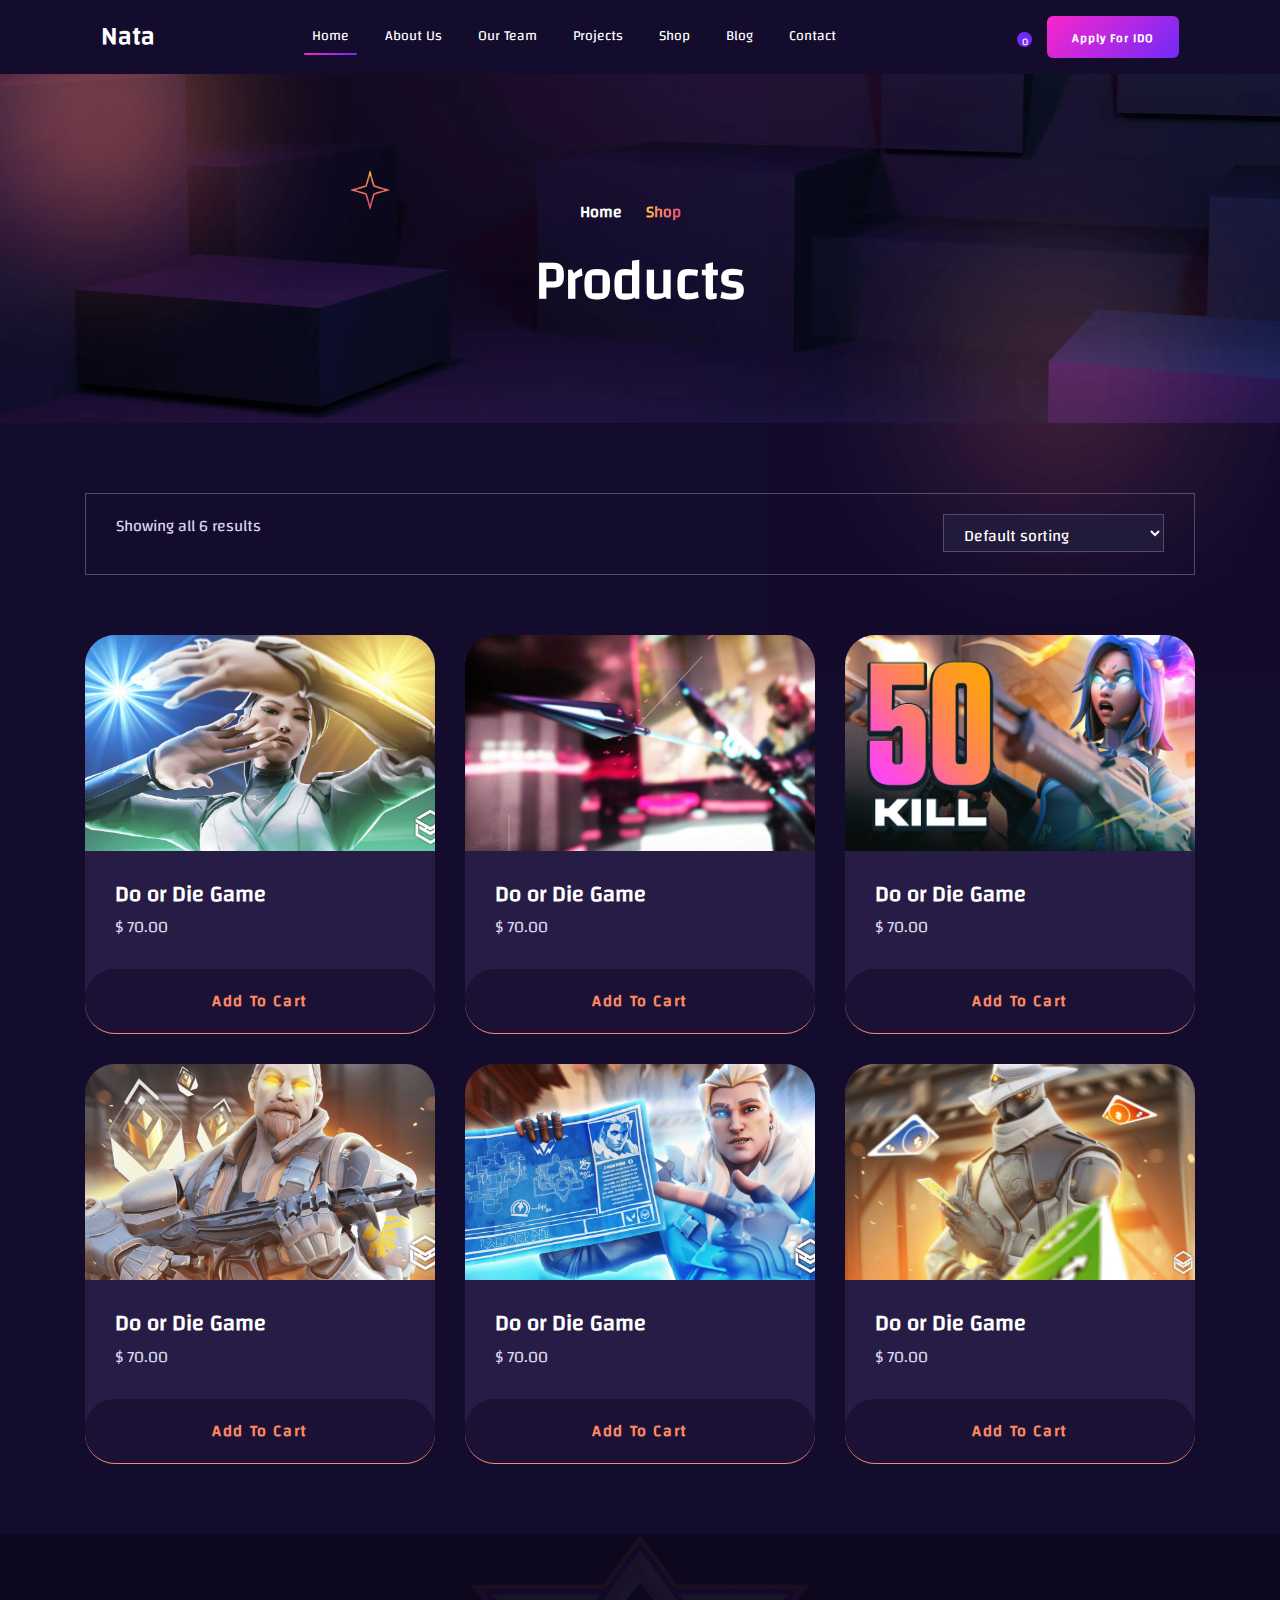
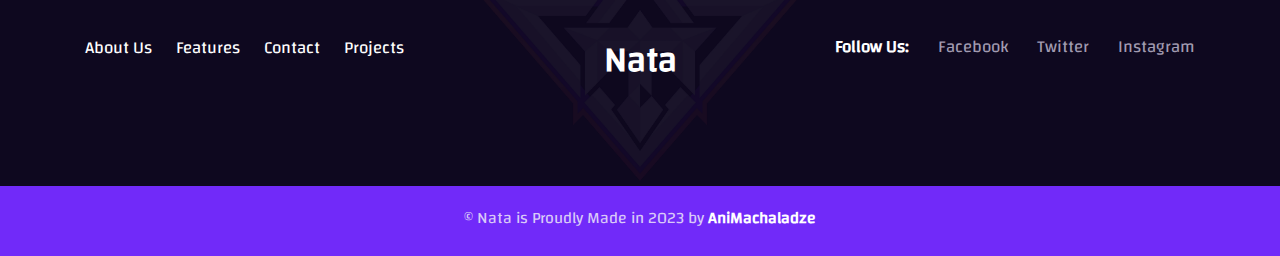
<file: products.html>
<!doctype html>
<html lang="en">
  <head>
    <meta charset="utf-8">
    <meta name="viewport" content="width=device-width, initial-scale=1, shrink-to-fit=no">

    <link rel="stylesheet" href="https://cdn.jsdelivr.net/npm/bootstrap@4.0.0/dist/css/bootstrap.min.css" integrity="sha384-Gn5384xqQ1aoWXA+058RXPxPg6fy4IWvTNh0E263XmFcJlSAwiGgFAW/dAiS6JXm" crossorigin="anonymous">

    <link rel="stylesheet" href="https://cdnjs.cloudflare.com/ajax/libs/font-awesome/6.4.0/css/all.min.css" integrity="sha512-iecdLmaskl7CVkqkXNQ/ZH/XLlvWZOJyj7Yy7tcenmpD1ypASozpmT/E0iPtmFIB46ZmdtAc9eNBvH0H/ZpiBw==" crossorigin="anonymous" referrerpolicy="no-referrer" />
    <link rel="stylesheet" href="CSS/product.css">

    <title>Nata - Metaverse Launchpad Project</title>

    <link rel = "icon" href = 
    "https://themes.hibootstrap.com/nata/wp-content/uploads/2022/11/nata.png" 
        type = "image/x-icon">
  </head>
  <body>
    
    <header>
        <nav class="header-nav header-bg">
            <div class="container">

                <nav class="nata-nav navbar navbar-expand-lg navbar-light">
                    <a class="navbar-brand" href="index.html">Nata</a>
                    <button class="navbar-toggler" type="button" data-toggle="collapse" data-target="#navbarNavDropdown" aria-controls="navbarNavDropdown" aria-expanded="false" aria-label="Toggle navigation">
                      <span class="navbar-toggler-icon"></span>
                    </button>
                    <div class="collapse navbar-collapse" id="navbarNavDropdown">
                      <ul class="navbar-nav">
                        <li class="nav-item active-br">
                          <a class=" nav-link dropdown-toggle" href="index.html">Home <span class="sr-only">(current)</span></a>
                        </li>
                        <li class="nav-item">
                          <a class="nav-link dropdown-toggle" href="about.html">About Us</a>
                        </li>
                        <li class="nav-item">
                          <a class="nav-link dropdown-toggle" href="team.html">Our Team</a>
                        </li>
                        <li class="nav-item">
                            <a class="nav-link dropdown-toggle" href="project.html">Projects</a>
                        </li>
                        
                        <li class="nav-item dropdown">
                          <a class="nav-link dropdown-toggle dropdown-toggle-icon" href="products.html" id="navbarDropdownMenuLink" data-toggle="dropdown" aria-haspopup="true" aria-expanded="false">
                            Shop
                            <i class="fa-solid fa-angle-down"></i>
                          </a>
                          <div class="dropdown-menu" aria-labelledby="navbarDropdownMenuLink">
                            <a class="dropdown-item" href="products.html">Products</a>
                            <a class="dropdown-item" href="productDetails.html">Product Details</a>
                            <a class="dropdown-item" href="cart.html">Cart</a>
                          </div>
                        </li>
                        <li class="nav-item">
                            <a class="nav-link dropdown-toggle" href="blog.html">Blog</a>
                        </li>
                        <li class="nav-item">
                            <a class="nav-link dropdown-toggle" href="contact.html">Contact</a>
                        </li>
                      </ul>
                    </div>

                    <div class="cart-apply">
                        
                        <div class="cart-item">
                            <div class="cart-btn">
                                <a href="cart.html">
                                    <i class="fa-solid fa-cart-shopping"></i>
                                </a>
                                <span class="cart-circle">0</span>
                            </div>
                        </div>

                        <div class="apply-btn">
                            <a href="#" class="apply-link">
                                Apply For IDO
                            </a>
                        </div>
                    </div>
                  </nav>
            </div>
        </nav>
    </header>

<section class="banner-area">
    <div class="container">
        <div class="banner-content">
            <ul>
                <li><a href="index.html">Home</a></li>
                <li><span class="grad-title">Shop</span></li>
            </ul>
            <h2>Products</h2>
            <img class="star" src="images/small-star.png" alt="">
        </div>
        <img class="shape shape-1" src="images/banner-shape-1.png" alt="">
        <img class="shape shape-2" src="images/banner-shape-2.png" alt="">
    </div>
</section>

<section class="products-area">
    <div class="container">
        <div class="row">
            <div class="col-lg-12 col-md-12">
                <div class="choose-bar">
                    <div class="show-results"></div>
                    <p class="result-count">Showing all 6 results</p>
                    <form action="#" class="select-area">
                        <select name="" id="" class="form-control">
                            <option value="#">Default sorting</option>
                            <option value="#">Sort by popularity</option>
                            <option value="#">Sort by average rating</option>
                            <option value="#">Sort by latest</option>
                            <option value="#">Sort by price: low to high</option>
                            <option value="#">Sort by price: high to low</option>
                        </select>
                    </form>
                </div>

                <div class="row">
                    <div class="col-lg-4 col-sm-6">
                        <div class="single-shop-card">
                            <div class="shop-image">
                                <a href="#">
                                    <img src="images/open-project-2.jpg" alt="">
                                </a>
                            </div>

                            <div class="shop-content">
                                <h3><a href="#">Do or Die Game</a></h3>
                                <span>$ 70.00</span>
                            </div>

                            <div class="add-to-cart-btn">
                                <a href="cart.html">Add To Cart</a>
                            </div>
                        </div>
                    </div>

                    <div class="col-lg-4 col-sm-6">
                        <div class="single-shop-card">
                            <div class="shop-image">
                                <a href="#">
                                    <img src="images/complate-project-1 (1).jpg" alt="">
                                </a>
                            </div>

                            <div class="shop-content">
                                <h3><a href="#">Do or Die Game</a></h3>
                                <span>$ 70.00</span>
                            </div>

                            <div class="add-to-cart-btn">
                                <a href="cart.html">Add To Cart</a>
                            </div>
                        </div>
                    </div>

                    <div class="col-lg-4 col-sm-6">
                        <div class="single-shop-card">
                            <div class="shop-image">
                                <a href="#">
                                    <img src="images/complate-project-1.jpg" alt="">
                                </a>
                            </div>

                            <div class="shop-content">
                                <h3><a href="#">Do or Die Game</a></h3>
                                <span>$ 70.00</span>
                            </div>

                            <div class="add-to-cart-btn">
                                <a href="cart.html">Add To Cart</a>
                            </div>
                        </div>
                    </div>

                    <div class="col-lg-4 col-sm-6">
                        <div class="single-shop-card">
                            <div class="shop-image">
                                <a href="#">
                                    <img src="images/open-project-3.jpg" alt="">
                                </a>
                            </div>

                            <div class="shop-content">
                                <h3><a href="#">Do or Die Game</a></h3>
                                <span>$ 70.00</span>
                            </div>

                            <div class="add-to-cart-btn">
                                <a href="cart.html">Add To Cart</a>
                            </div>
                        </div>
                    </div>

                    <div class="col-lg-4 col-sm-6">
                        <div class="single-shop-card">
                            <div class="shop-image">
                                <a href="#">
                                    <img src="images/open-project-1.webp" alt="">
                                </a>
                            </div>

                            <div class="shop-content">
                                <h3><a href="#">Do or Die Game</a></h3>
                                <span>$ 70.00</span>
                            </div>

                            <div class="add-to-cart-btn">
                                <a href="cart.html">Add To Cart</a>
                            </div>
                        </div>
                    </div>

                    <div class="col-lg-4 col-sm-6">
                        <div class="single-shop-card">
                            <div class="shop-image">
                                <a href="#">
                                    <img src="images/complate-project-2.jpg" alt="">
                                </a>
                            </div>

                            <div class="shop-content">
                                <h3><a href="#">Do or Die Game</a></h3>
                                <span>$ 70.00</span>
                            </div>

                            <div class="add-to-cart-btn">
                                <a href="cart.html">Add To Cart</a>
                            </div>
                        </div>
                    </div>
                </div>
            </div>
        </div>
    </div>
</section>






<footer>
    <div class="container">
      <div class="row">
        <div class="col-lg-5 col-md-5">
          <div class="footer-nav">
            <ul class="footer-menu">
              <li class="menu-item"><a href="about.html">About Us</a></li>
              <li class="menu-item"><a href="products.html">Features</a></li>
              <li class="menu-item"><a href="contact.html">Contact</a></li>
              <li class="menu-item"><a href="project.html">Projects</a></li>
            </ul>
          </div>
        </div>

        <div class="col-lg-2 col-md-2">
          <div class="footer-logo">
            <a href="index.html">Nata</a>
          </div>
        </div>

        <div class="col-lg-5 col-md-5">
          <div class="footer-social">
            <ul class="social-link">
              <li><Span>Follow Us:</Span></li>
              <li><a href="">
                <span><i class="fa-brands fa-facebook-f"></i></span>
                Facebook
              </a></li>
              <li><a href="">
                <span><i class="fa-brands fa-twitter"></i></span>
                Twitter
              </a></li>
              <li><a href="">
                <span><i class="fa-brands fa-instagram"></i></span>
                Instagram
              </a></li>
            </ul>
          </div>
        </div>
      </div>
    </div>
    <img class="footer-shape" src="images/footer-shape.webp" alt="">
  </footer>

  <div class="copyright">
    <p>&copy; Nata is Proudly Made in 2023 by <a href="#">AniMachaladze</a></p>
  </div>


  <!-- Optional JavaScript -->
    <!-- jQuery first, then Popper.js, then Bootstrap JS -->
    <script src="https://code.jquery.com/jquery-3.2.1.slim.min.js" integrity="sha384-KJ3o2DKtIkvYIK3UENzmM7KCkRr/rE9/Qpg6aAZGJwFDMVNA/GpGFF93hXpG5KkN" crossorigin="anonymous"></script>
    <script src="https://cdn.jsdelivr.net/npm/popper.js@1.12.9/dist/umd/popper.min.js" integrity="sha384-ApNbgh9B+Y1QKtv3Rn7W3mgPxhU9K/ScQsAP7hUibX39j7fakFPskvXusvfa0b4Q" crossorigin="anonymous"></script>
    <script src="https://cdn.jsdelivr.net/npm/bootstrap@4.0.0/dist/js/bootstrap.min.js" integrity="sha384-JZR6Spejh4U02d8jOt6vLEHfe/JQGiRRSQQxSfFWpi1MquVdAyjUar5+76PVCmYl" crossorigin="anonymous"></script>
  </body>
</html>
</file>
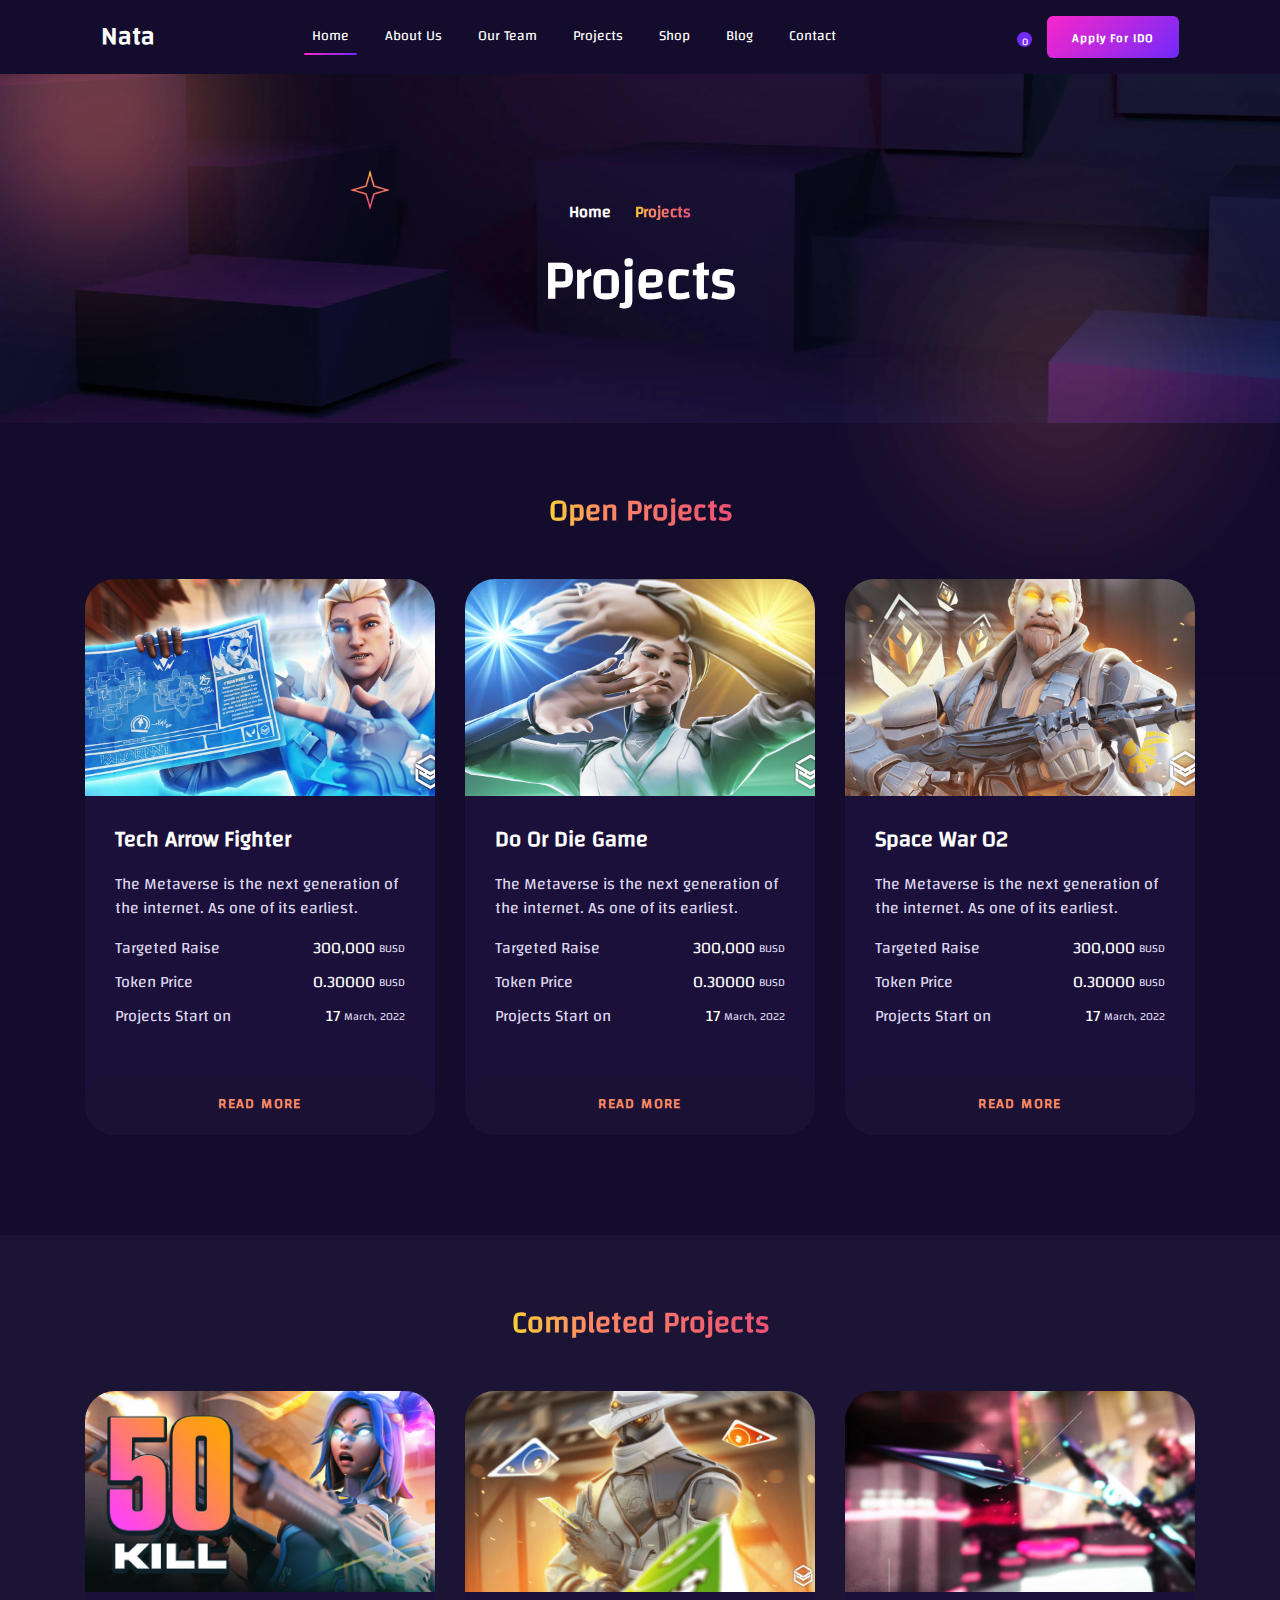
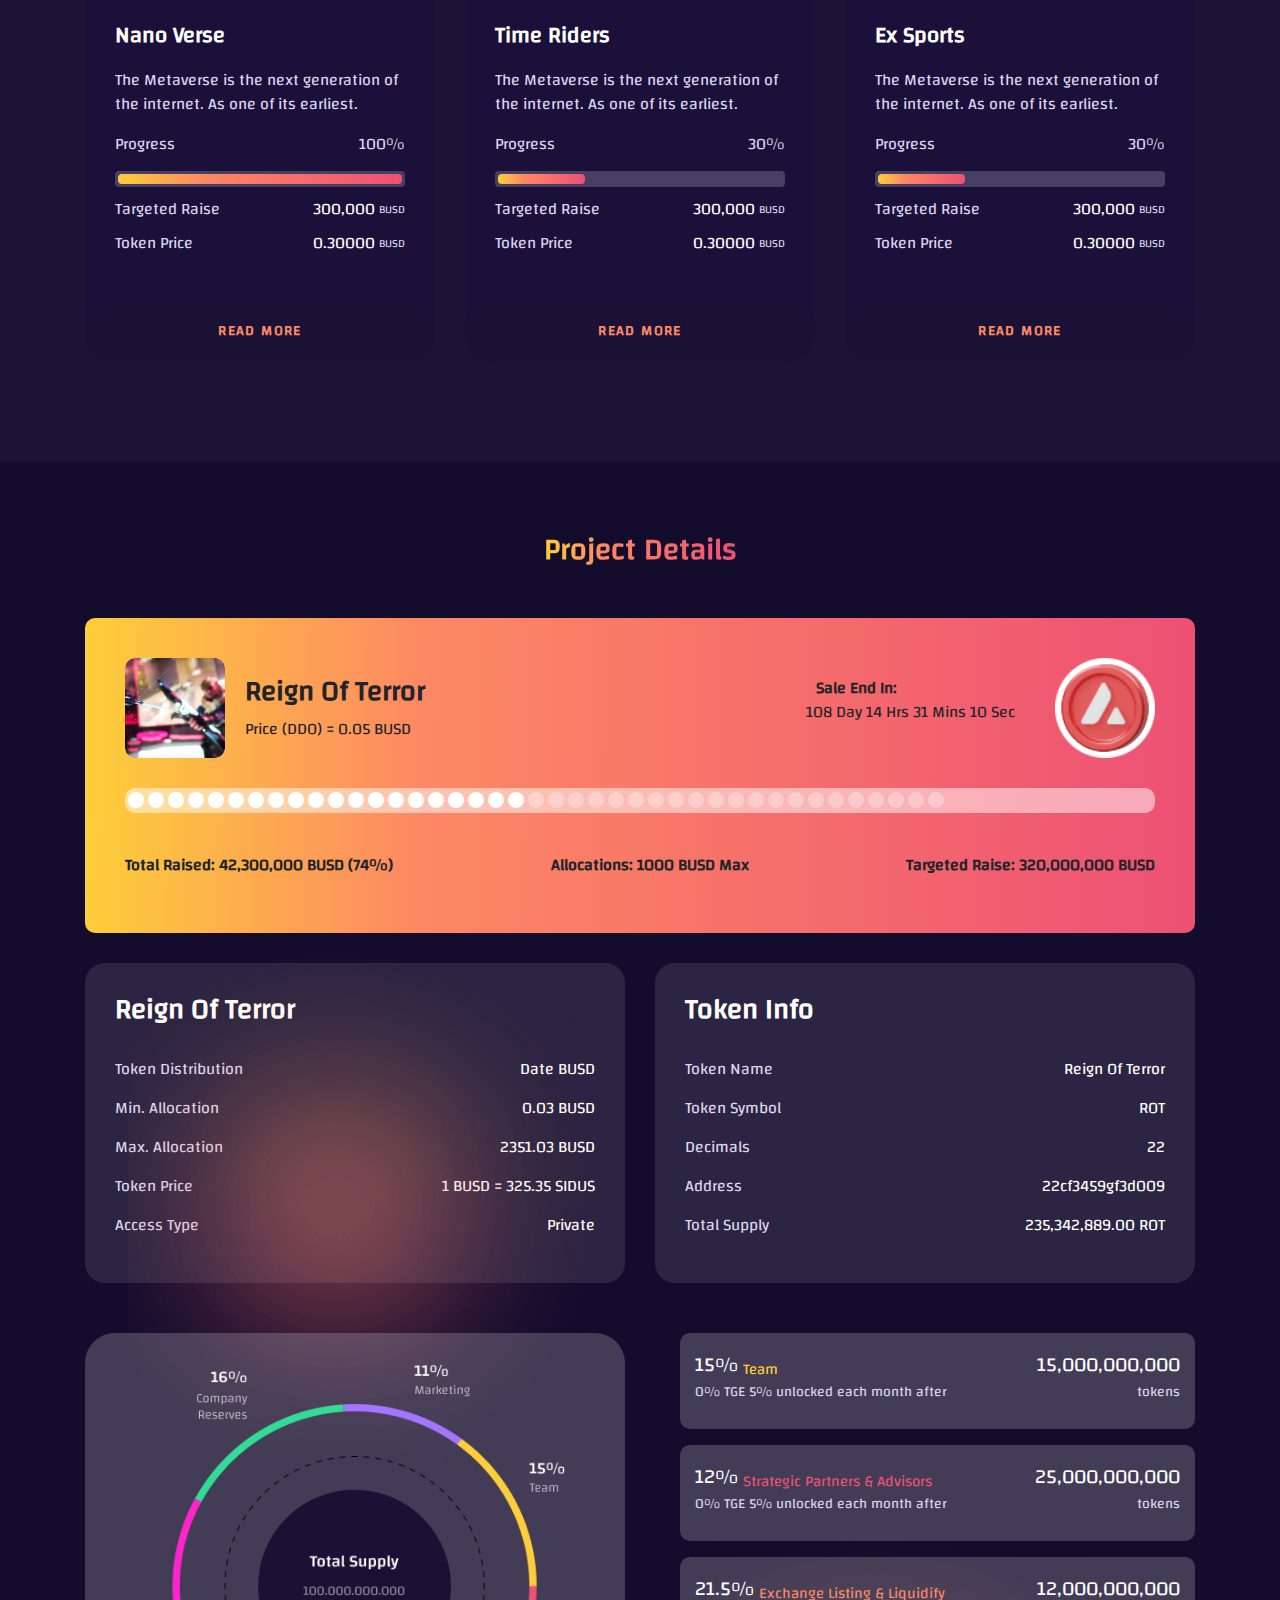
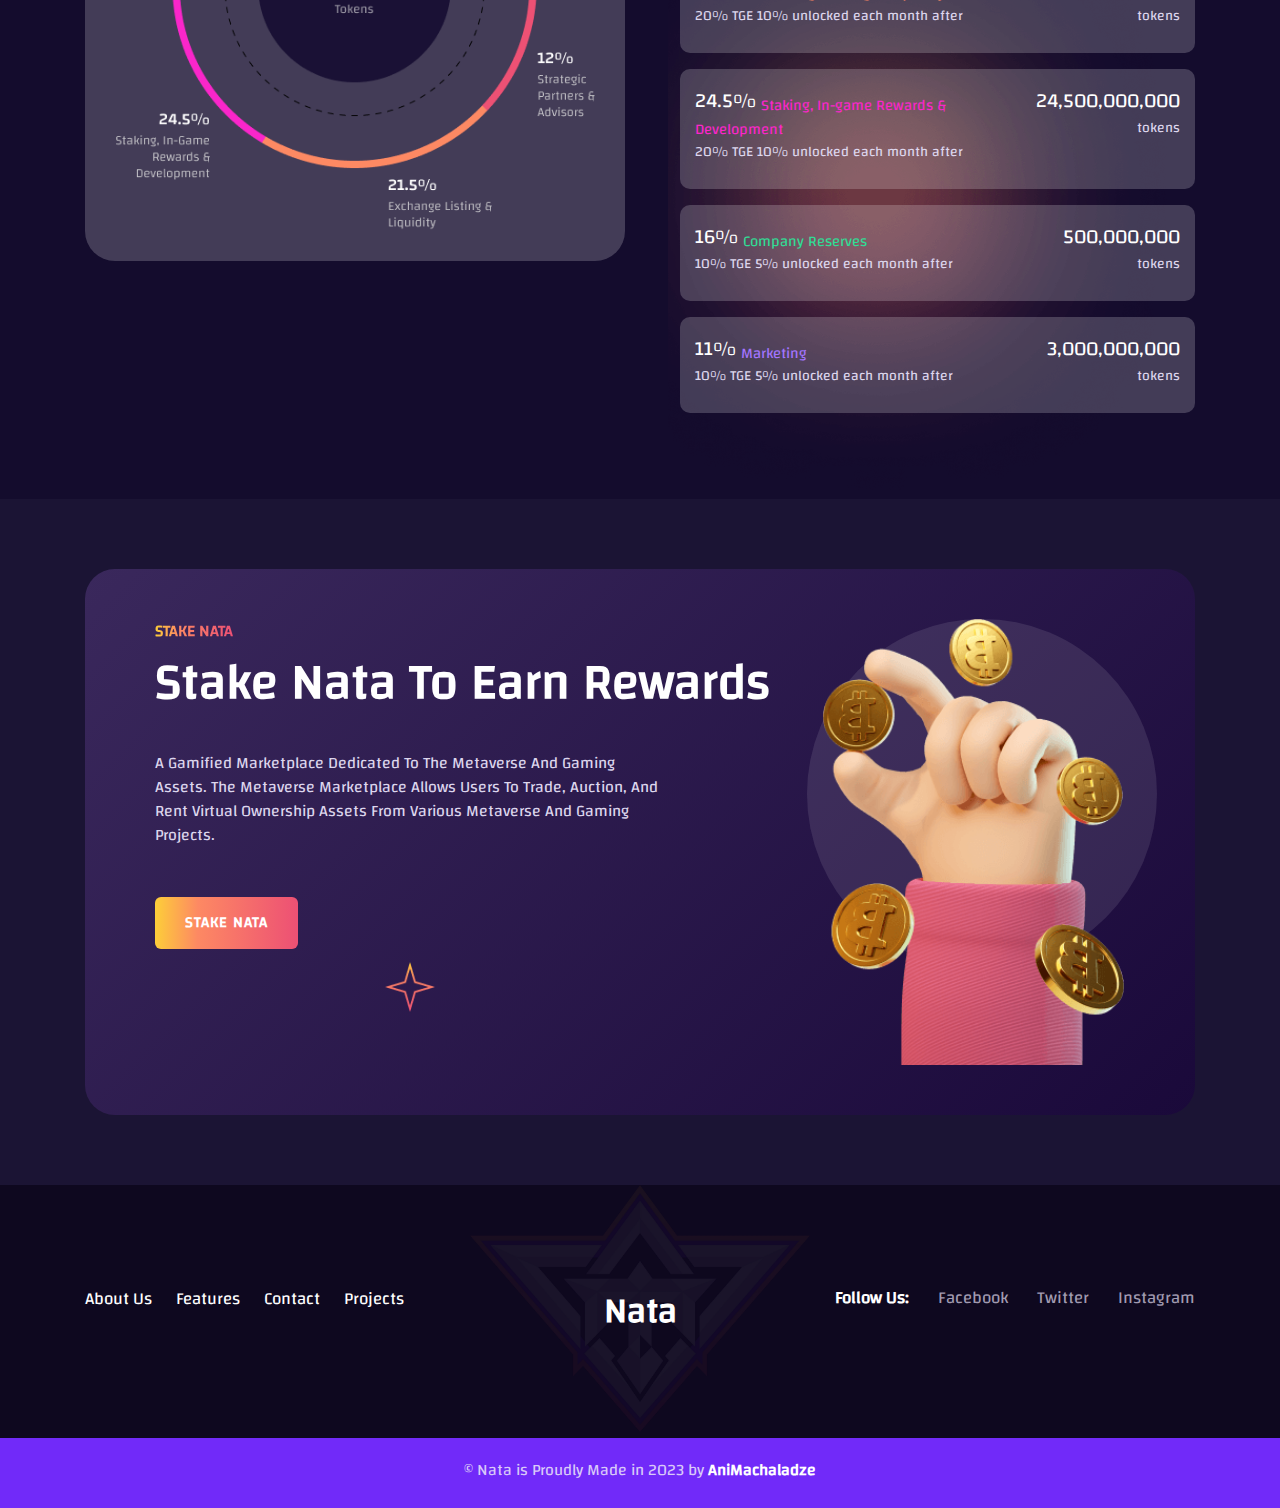
<file: project.html>
<!doctype html>
<html lang="en">
  <head>
    <meta charset="utf-8">
    <meta name="viewport" content="width=device-width, initial-scale=1, shrink-to-fit=no">

    <link rel="stylesheet" href="https://cdn.jsdelivr.net/npm/bootstrap@4.0.0/dist/css/bootstrap.min.css" integrity="sha384-Gn5384xqQ1aoWXA+058RXPxPg6fy4IWvTNh0E263XmFcJlSAwiGgFAW/dAiS6JXm" crossorigin="anonymous">

    <link rel="stylesheet" href="https://cdnjs.cloudflare.com/ajax/libs/font-awesome/6.4.0/css/all.min.css" integrity="sha512-iecdLmaskl7CVkqkXNQ/ZH/XLlvWZOJyj7Yy7tcenmpD1ypASozpmT/E0iPtmFIB46ZmdtAc9eNBvH0H/ZpiBw==" crossorigin="anonymous" referrerpolicy="no-referrer" />
    <link rel="stylesheet" href="CSS/project.css">

    <title>Nata - Metaverse Launchpad Project</title>

    <link rel = "icon" href = 
    "https://themes.hibootstrap.com/nata/wp-content/uploads/2022/11/nata.png" 
        type = "image/x-icon">
  </head>
  <body>
    
    <header>
        <nav class="header-nav header-bg">
            <div class="container">

                <nav class="nata-nav navbar navbar-expand-lg navbar-light">
                    <a class="navbar-brand" href="index.html">Nata</a>
                    <button class="navbar-toggler" type="button" data-toggle="collapse" data-target="#navbarNavDropdown" aria-controls="navbarNavDropdown" aria-expanded="false" aria-label="Toggle navigation">
                      <span class="navbar-toggler-icon"></span>
                    </button>
                    <div class="collapse navbar-collapse" id="navbarNavDropdown">
                      <ul class="navbar-nav">
                        <li class="nav-item active-br">
                          <a class=" nav-link dropdown-toggle" href="index.html">Home <span class="sr-only">(current)</span></a>
                        </li>
                        <li class="nav-item">
                          <a class="nav-link dropdown-toggle" href="about.html">About Us</a>
                        </li>
                        <li class="nav-item">
                          <a class="nav-link dropdown-toggle" href="team.html">Our Team</a>
                        </li>
                        <li class="nav-item">
                            <a class="nav-link dropdown-toggle" href="project.html">Projects</a>
                        </li>
                        
                        <li class="nav-item dropdown">
                          <a class="nav-link dropdown-toggle dropdown-toggle-icon" href="products.html" id="navbarDropdownMenuLink" data-toggle="dropdown" aria-haspopup="true" aria-expanded="false">
                            Shop
                            <i class="fa-solid fa-angle-down"></i>
                          </a>
                          <div class="dropdown-menu" aria-labelledby="navbarDropdownMenuLink">
                            <a class="dropdown-item" href="products.html">Products</a>
                            <a class="dropdown-item" href="productDetails.html">Product Details</a>
                            <a class="dropdown-item" href="cart.html">Cart</a>
                          </div>
                        </li>
                        <li class="nav-item">
                            <a class="nav-link dropdown-toggle" href="blog.html">Blog</a>
                        </li>
                        <li class="nav-item">
                            <a class="nav-link dropdown-toggle" href="contact.html">Contact</a>
                        </li>
                      </ul>
                    </div>

                    <div class="cart-apply">
                        
                        <div class="cart-item">
                            <div class="cart-btn">
                                <a href="cart.html">
                                    <i class="fa-solid fa-cart-shopping"></i>
                                </a>
                                <span class="cart-circle">0</span>
                            </div>
                        </div>

                        <div class="apply-btn">
                            <a href="#" class="apply-link">
                                Apply For IDO
                            </a>
                        </div>
                    </div>
                  </nav>
            </div>
        </nav>
    </header>

<section class="banner-area">
    <div class="container">
        <div class="banner-content">
            <ul>
                <li><a href="index.html">Home</a></li>
                <li><span class="grad-title">Projects</span></li>
            </ul>
            <h2>Projects</h2>
            <img class="star" src="images/small-star.png" alt="">
        </div>
        <img class="shape shape-1" src="images/banner-shape-1.png" alt="">
        <img class="shape shape-2" src="images/banner-shape-2.png" alt="">
    </div>
</section>

<section class="open-projects">
    <div class="container">
        <div class="open-title">
            <h2 class="grad-title">Open Projects</h2>
        </div>

        <div class="open-items">
            <div class="row">
                <div class="col-lg-4 col-md-6">
                    <div class="open-single">
                        <img src="images/open-project-1.webp" alt="">
                        <div class="open-content">
                            <h3>Tech Arrow Fighter</h3>
                            <p>The Metaverse is the next generation of the internet. As one of its earliest.</p>
                            <ul>
                                <li>Targeted Raise
                                    <span>300,000
                                        <sub>BUSD</sub>
                                    </span>
                                </li>
                                <li>Token Price
                                    <span>0.30000
                                        <sub>BUSD</sub>
                                    </span>
                                </li>
                                <li>Projects Start on
                                    <span>17
                                        <sub>March, 2022</sub>
                                    </span>
                                </li>
                            </ul>
                        </div>
                        <a href="#" class="read-more-btn">READ MORE</a>
                    </div>
                </div>

                <div class="col-lg-4 col-md-6">
                    <div class="open-single">
                        <img src="images/open-project-2.jpg" alt="">
                        <div class="open-content">
                            <h3>Do Or Die Game</h3>
                            <p>The Metaverse is the next generation of the internet. As one of its earliest.</p>
                            <ul>
                                <li>Targeted Raise
                                    <span>300,000
                                        <sub>BUSD</sub>
                                    </span>
                                </li>
                                <li>Token Price
                                    <span>0.30000
                                        <sub>BUSD</sub>
                                    </span>
                                </li>
                                <li>Projects Start on
                                    <span>17
                                        <sub>March, 2022</sub>
                                    </span>
                                </li>
                            </ul>
                        </div>
                        <a href="#" class="read-more-btn">READ MORE</a>
                    </div>
                </div>

                <div class="col-lg-4 col-md-6">
                    <div class="open-single">
                        <img src="images/open-project-3.jpg" alt="">
                        <div class="open-content">
                            <h3>Space War 02</h3>
                            <p>The Metaverse is the next generation of the internet. As one of its earliest.</p>
                            <ul>
                                <li>Targeted Raise
                                    <span>300,000
                                        <sub>BUSD</sub>
                                    </span>
                                </li>
                                <li>Token Price
                                    <span>0.30000
                                        <sub>BUSD</sub>
                                    </span>
                                </li>
                                <li>Projects Start on
                                    <span>17
                                        <sub>March, 2022</sub>
                                    </span>
                                </li>
                            </ul>
                        </div>
                        <a href="#" class="read-more-btn">READ MORE</a>
                    </div>
                </div>

            </div>
        </div>
    </div>
</section>


<section class="completed">
    <div class="container">
        <div class="open-title">
            <h2 class="grad-title">Completed Projects</h2>
        </div>

        <div class="completed-items">
            <div class="row">
                <div class="col-lg-4 col-md-6">
                    <div class="open-single">
                        <img src="images/complate-project-1.jpg" alt="">

                        <div class="open-content">
                            <h3>Nano Verse</h3>
                            <p>The Metaverse is the next generation of the internet. As one of its earliest.</p>
                            <ul>
                                <li class="progress-wrap">
                                    <div class="prog d-flex justify-content-between">
                                        <span class="color">Progress</span>
                                        <span>100%</span>
                                    </div>
                                    <div class="progress">
                                        <div class="progress-bar w-100"></div>
                                    </div>
                                </li>
                                <li>Targeted Raise
                                    <span>300,000
                                        <sub>BUSD</sub>
                                    </span>
                                </li>
                                <li>Token Price
                                    <span>0.30000
                                        <sub>BUSD</sub>
                                    </span>
                                </li>
                            </ul>
                        </div>
                        <a href="#" class="read-more-btn">READ MORE</a>
                    </div>
                </div>

                <div class="col-lg-4 col-md-6">
                    <div class="open-single">
                        <img src="images/complate-project-2.jpg" alt="">

                        <div class="open-content">
                            <h3>Time Riders</h3>
                            <p>The Metaverse is the next generation of the internet. As one of its earliest.</p>
                            <ul>
                                <li class="progress-wrap">
                                    <div class="prog d-flex justify-content-between">
                                        <span class="color">Progress</span>
                                        <span>30%</span>
                                    </div>
                                    <div class="progress">
                                        <div class="progress-bar w-30"></div>
                                    </div>
                                </li>
                                <li>Targeted Raise
                                    <span>300,000
                                        <sub>BUSD</sub>
                                    </span>
                                </li>
                                <li>Token Price
                                    <span>0.30000
                                        <sub>BUSD</sub>
                                    </span>
                                </li>
                            </ul>
                        </div>
                        <a href="#" class="read-more-btn">READ MORE</a>
                    </div>
                </div>

                <div class="col-lg-4 col-md-6">
                    <div class="open-single">
                        <img src="images/complate-project-3.jpg" alt="">

                        <div class="open-content">
                            <h3>Ex Sports</h3>
                            <p>The Metaverse is the next generation of the internet. As one of its earliest.</p>
                            <ul>
                                <li class="progress-wrap">
                                    <div class="prog d-flex justify-content-between">
                                        <span class="color">Progress</span>
                                        <span>30%</span>
                                    </div>
                                    <div class="progress">
                                        <div class="progress-bar w-30"></div>
                                    </div>
                                </li>
                                <li>Targeted Raise
                                    <span>300,000
                                        <sub>BUSD</sub>
                                    </span>
                                </li>
                                <li>Token Price
                                    <span>0.30000
                                        <sub>BUSD</sub>
                                    </span>
                                </li>
                            </ul>
                        </div>
                        <a href="#" class="read-more-btn">READ MORE</a>
                    </div>
                </div>
            </div>
        </div>
    </div>
</section>


<section class="tech-arrow">
    <div class="container">
        <div class="open-title">
            <h2 class="grad-title">Project Details</h2>
        </div>

        <div class="reign-bg">
            <div class="row">
                <div class="col-lg-6 col-md-6">
                    <div class="reign-card">
                        <img src="images/reign-img.jpg" alt="">
                        <div class="reign-info">
                            <h3>Reign Of Terror</h3>
                            <span>Price (DDO) = 0.05 BUSD</span>
                        </div>
                    </div>
                </div>
                <div class="col-lg-6 col-md-6">
                    <div class="time-card">
                        <div class="sales">
                            <span>
                                <i class="fa-regular fa-clock"></i>Sale End In:</span>
                            <ul>
                                <li>108 Day</li>
                                <li>14 Hrs</li>
                                <li>31 Mins</li>
                                <li>10 Sec</li>
                            </ul>
                        </div>
                        <img src="images/icon-7.png" alt="">
                    </div>
                </div>
            </div>

            <div class="reign-bar">
                <span></span>
                <span></span>
                <span></span>
                <span></span>
                <span></span>
                <span></span>
                <span></span>
                <span></span>
                <span></span>
                <span></span>
                <span></span>
                <span></span>
                <span></span>
                <span></span>
                <span></span>
                <span></span>
                <span></span>
                <span></span>
                <span></span>
                <span></span>
               
                <span class="bg-color"></span>
                <span class="bg-color"></span>
                <span class="bg-color"></span>
                <span class="bg-color"></span>
                <span class="bg-color"></span>
                <span class="bg-color"></span>
                <span class="bg-color"></span>
                <span class="bg-color"></span>
                <span class="bg-color"></span>
                <span class="bg-color"></span>
                <span class="bg-color"></span>
                <span class="bg-color"></span>
                <span class="bg-color"></span>
                <span class="bg-color"></span>
                <span class="bg-color"></span>
                <span class="bg-color"></span>
                <span class="bg-color"></span>
                <span class="bg-color"></span>
                <span class="bg-color"></span>
                <span class="bg-color"></span>
                <span class="bg-color"></span>
            </div>

            <ul class="total-raised">
                <li>Total Raised: 42,300,000 BUSD (74%)</li>
                <li>Allocations: 1000 BUSD Max</li>
                <li>Targeted Raise: 320,000,000 BUSD</li>
            </ul>
        </div>

        <div class="details-info">
            <div class="row">
                <div class="col-lg-6 col-md-6">
                    <div class="project-details">
                        <h3>Reign Of Terror</h3>
                        <ul>
                            <li>
                                Token Distribution
                                <span>Date BUSD
                                </span>
                            </li>
                            <li>Min. Allocation<span>0.03 BUSD</span></li>
                            <li>Max. Allocation<span>2351.03 BUSD</span></li>
                            <li>Token Price<span>1 BUSD = 325.35 SIDUS</span></li>
                            <li>Access Type<span>Private</span></li>
                        </ul>
                    </div>
                </div>
                <div class="col-lg-6 col-md-6">
                    <div class="project-details">
                        <h3>Token Info</h3>
                        <ul>
                            <li>
                                Token Name
                                <span>Reign Of Terror
                                </span>
                            </li>
                            <li>Token Symbol<span>ROT</span></li>
                            <li>Decimals<span>22</span></li>
                            <li>Address<span>22cf3459gf3d009</span></li>
                            <li>Total Supply<span>235,342,889.00 ROT</span></li>
                        </ul>
                    </div>
                </div>
            </div>
        </div>

        <div class="token-details">
            <div class="row">
                <div class="col-lg-6">
                    <div class="token-img">
                        <img src="images/token-img.png" alt="">
                    </div>
                </div>

                <div class="col-lg-6">
                    <div class="single-token">
                        <ul>
                            <li>
                                <h4>15%
                                    <sub>Team</sub>
                                </h4>
                                <p>0% TGE 5% unlocked each month after</p>
                            </li>
                            <li class="text-end">
                                <h4>15,000,000,000</h4>
                                <p>tokens</p>
                            </li>
                        </ul>
                    </div>

                    <div class="single-token">
                        <ul>
                            <li>
                                <h4>12%
                                    <sub>Strategic Partners & Advisors</sub>
                                </h4>
                                <p>0% TGE 5% unlocked each month after</p>
                            </li>
                            <li class="text-end">
                                <h4>25,000,000,000</h4>
                                <p>tokens</p>
                            </li>
                        </ul>
                    </div>

                    <div class="single-token">
                        <ul>
                            <li>
                                <h4>21.5%
                                    <sub>Exchange Listing & Liquidify</sub>
                                </h4>
                                <p>20% TGE 10% unlocked each month after</p>
                            </li>
                            <li class="text-end">
                                <h4>12,000,000,000</h4>
                                <p>tokens</p>
                            </li>
                        </ul>
                    </div>

                    <div class="single-token">
                        <ul>
                            <li>
                                <h4>24.5%
                                    <sub>Staking, In-game Rewards & Development</sub>
                                </h4>
                                <p>20% TGE 10% unlocked each month after</p>
                            </li>
                            <li class="text-end">
                                <h4>24,500,000,000</h4>
                                <p>tokens</p>
                            </li>
                        </ul>
                    </div>

                    <div class="single-token">
                        <ul>
                            <li>
                                <h4>16%
                                    <sub>Company Reserves</sub>
                                </h4>
                                <p>10% TGE 5% unlocked each month after</p>
                            </li>
                            <li class="text-end">
                                <h4>500,000,000</h4>
                                <p>tokens</p>
                            </li>
                        </ul>
                    </div>

                    <div class="single-token">
                        <ul>
                            <li>
                                <h4>11%
                                    <sub>Marketing</sub>
                                </h4>
                                <p>10% TGE 5% unlocked each month after</p>
                            </li>
                            <li class="text-end">
                                <h4>3,000,000,000</h4>
                                <p>tokens</p>
                            </li>
                        </ul>
                    </div>
                </div>
            </div>
        </div>

    </div>
    <img class="project-shape-1" src="images/features-shape-1.png" alt="">
    <img class="project-shape-2" src="images/features-shape-1.png" alt="">
</section>


<section class="stake-nata">
    <div class="container">
      <div class="stake-bg">
        <div class="row">
          <div class="col-lg-8">
            <div class="stake-content">
            <span class="grad-title">STAKE NATA</span>
            <h2>Stake Nata To Earn Rewards</h2>
            <p>A Gamified Marketplace Dedicated To The Metaverse And Gaming Assets. The Metaverse Marketplace Allows Users To Trade, Auction, And Rent Virtual Ownership Assets From Various Metaverse And Gaming Projects.</p>
            <a class="orange-grad-btn" href="#">STAKE NATA</a>
          </div>
        </div>

          <div class="col-lg-4">
            <div class="stake-img">
              <img src="images/stake-img.png" alt="">
            </div>
          </div>
        </div>
        <img class="shape-star" src="images/small-star.png" alt="">
      </div>
    </div>
  </section>

  


  <footer>
    <div class="container">
      <div class="row">
        <div class="col-lg-5 col-md-5">
          <div class="footer-nav">
            <ul class="footer-menu">
              <li class="menu-item"><a href="about.html">About Us</a></li>
              <li class="menu-item"><a href="products.html">Features</a></li>
              <li class="menu-item"><a href="contact.html">Contact</a></li>
              <li class="menu-item"><a href="project.html">Projects</a></li>
            </ul>
          </div>
        </div>

        <div class="col-lg-2 col-md-2">
          <div class="footer-logo">
            <a href="index.html">Nata</a>
          </div>
        </div>

        <div class="col-lg-5 col-md-5">
          <div class="footer-social">
            <ul class="social-link">
              <li><Span>Follow Us:</Span></li>
              <li><a href="">
                <span><i class="fa-brands fa-facebook-f"></i></span>
                Facebook
              </a></li>
              <li><a href="">
                <span><i class="fa-brands fa-twitter"></i></span>
                Twitter
              </a></li>
              <li><a href="">
                <span><i class="fa-brands fa-instagram"></i></span>
                Instagram
              </a></li>
            </ul>
          </div>
        </div>
      </div>
    </div>
    <img class="footer-shape" src="images/footer-shape.webp" alt="">
  </footer>

  <div class="copyright">
    <p>&copy; Nata is Proudly Made in 2023 by <a href="#">AniMachaladze</a></p>
  </div>


  <!-- Optional JavaScript -->
    <!-- jQuery first, then Popper.js, then Bootstrap JS -->
    <script src="https://code.jquery.com/jquery-3.2.1.slim.min.js" integrity="sha384-KJ3o2DKtIkvYIK3UENzmM7KCkRr/rE9/Qpg6aAZGJwFDMVNA/GpGFF93hXpG5KkN" crossorigin="anonymous"></script>
    <script src="https://cdn.jsdelivr.net/npm/popper.js@1.12.9/dist/umd/popper.min.js" integrity="sha384-ApNbgh9B+Y1QKtv3Rn7W3mgPxhU9K/ScQsAP7hUibX39j7fakFPskvXusvfa0b4Q" crossorigin="anonymous"></script>
    <script src="https://cdn.jsdelivr.net/npm/bootstrap@4.0.0/dist/js/bootstrap.min.js" integrity="sha384-JZR6Spejh4U02d8jOt6vLEHfe/JQGiRRSQQxSfFWpi1MquVdAyjUar5+76PVCmYl" crossorigin="anonymous"></script>
  </body>
</html>
</file>
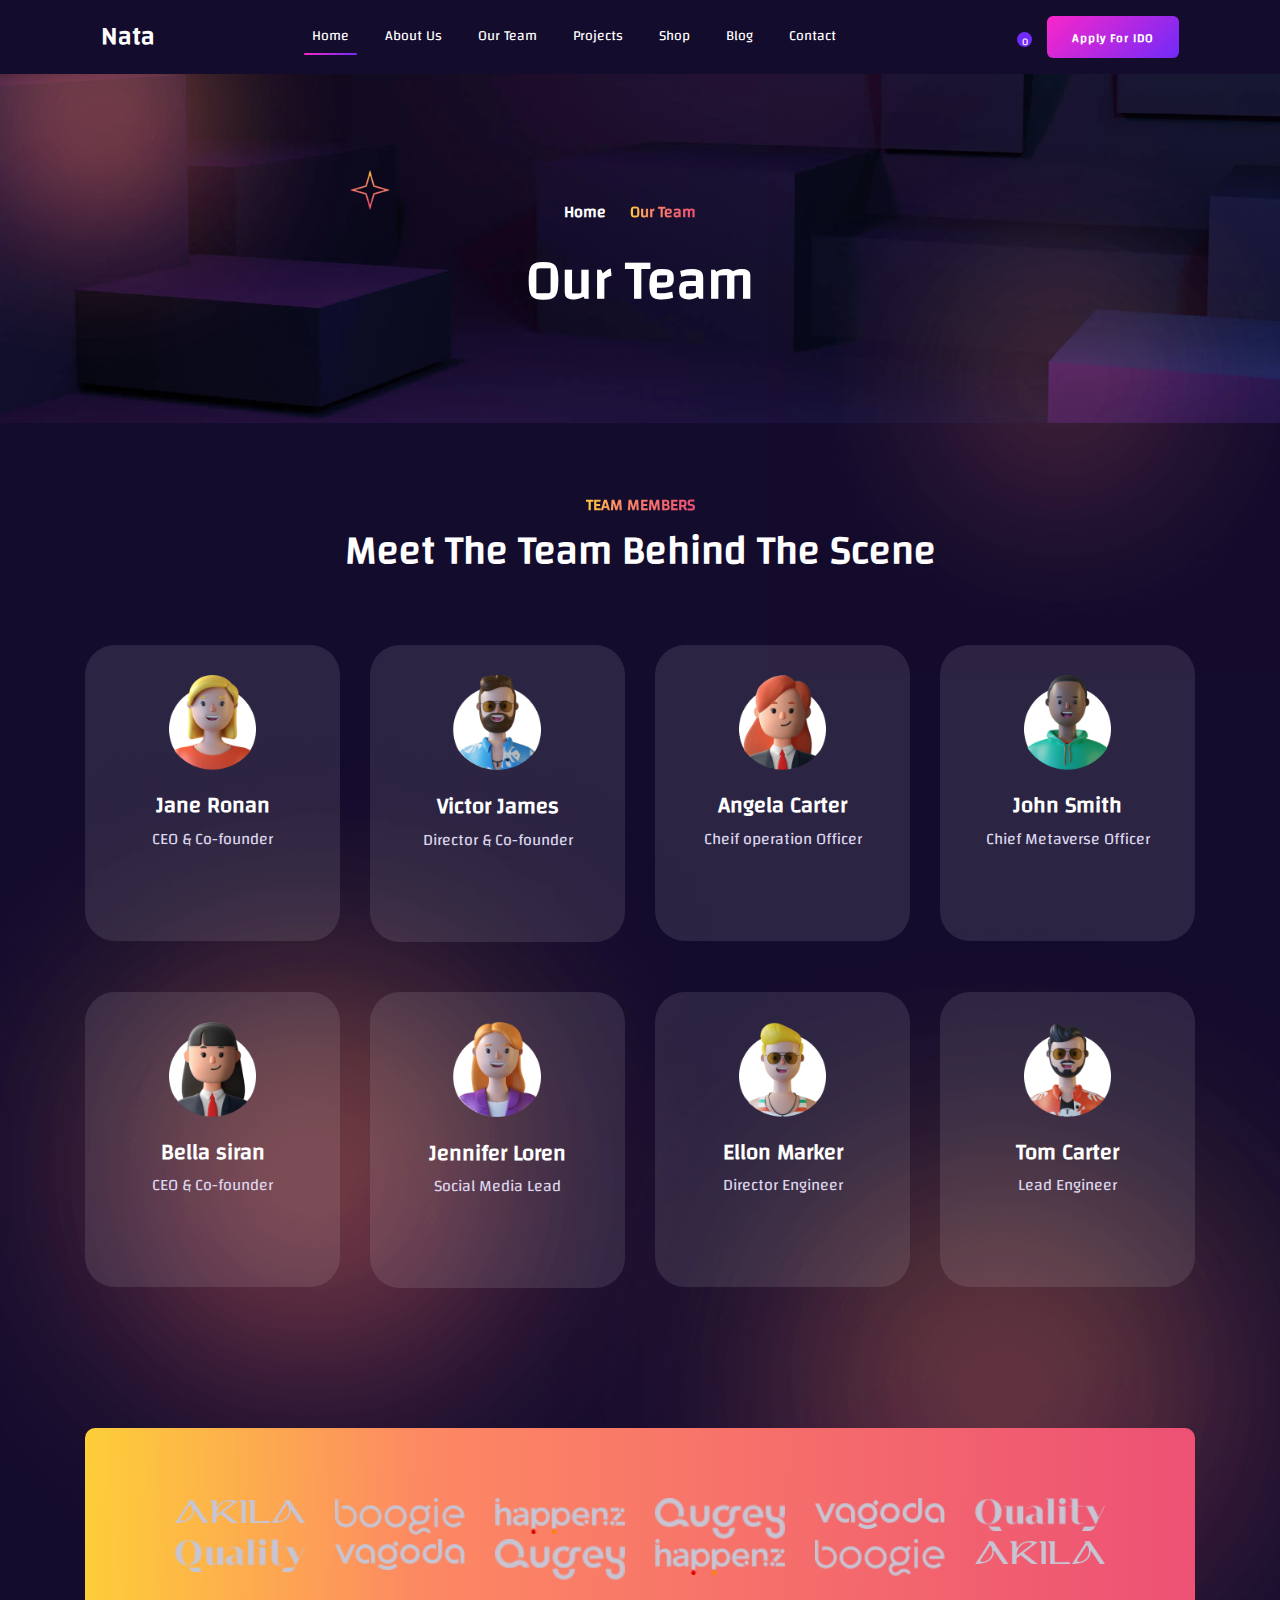
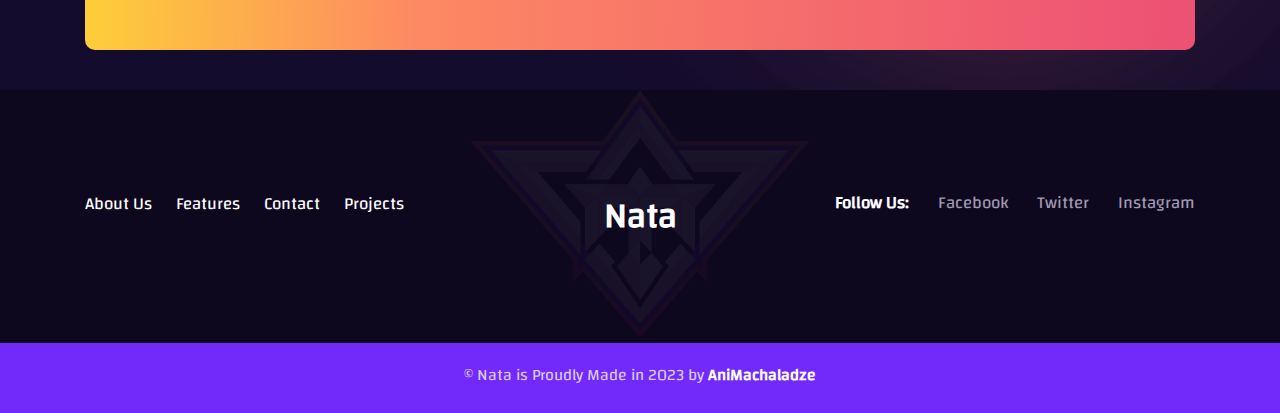
<file: team.html>
<!doctype html>
<html lang="en">
  <head>
    <meta charset="utf-8">
    <meta name="viewport" content="width=device-width, initial-scale=1, shrink-to-fit=no">

    <link rel="stylesheet" href="https://cdn.jsdelivr.net/npm/bootstrap@4.0.0/dist/css/bootstrap.min.css" integrity="sha384-Gn5384xqQ1aoWXA+058RXPxPg6fy4IWvTNh0E263XmFcJlSAwiGgFAW/dAiS6JXm" crossorigin="anonymous">

    <link rel="stylesheet" href="https://cdnjs.cloudflare.com/ajax/libs/font-awesome/6.4.0/css/all.min.css" integrity="sha512-iecdLmaskl7CVkqkXNQ/ZH/XLlvWZOJyj7Yy7tcenmpD1ypASozpmT/E0iPtmFIB46ZmdtAc9eNBvH0H/ZpiBw==" crossorigin="anonymous" referrerpolicy="no-referrer" />
    <link rel="stylesheet" href="CSS/team.css">

    <title>Nata - Metaverse Launchpad Project</title>

    <link rel = "icon" href = 
    "https://themes.hibootstrap.com/nata/wp-content/uploads/2022/11/nata.png" 
        type = "image/x-icon">
  </head>
  <body>
    
    <header>
        <nav class="header-nav header-bg">
            <div class="container">

                <nav class="nata-nav navbar navbar-expand-lg navbar-light">
                    <a class="navbar-brand" href="index.html">Nata</a>
                    <button class="navbar-toggler" type="button" data-toggle="collapse" data-target="#navbarNavDropdown" aria-controls="navbarNavDropdown" aria-expanded="false" aria-label="Toggle navigation">
                      <span class="navbar-toggler-icon"></span>
                    </button>
                    <div class="collapse navbar-collapse" id="navbarNavDropdown">
                      <ul class="navbar-nav">
                        <li class="nav-item active-br">
                          <a class=" nav-link dropdown-toggle" href="index.html">Home <span class="sr-only">(current)</span></a>
                        </li>
                        <li class="nav-item">
                          <a class="nav-link dropdown-toggle" href="about.html">About Us</a>
                        </li>
                        <li class="nav-item">
                          <a class="nav-link dropdown-toggle" href="team.html">Our Team</a>
                        </li>
                        <li class="nav-item">
                            <a class="nav-link dropdown-toggle" href="project.html">Projects</a>
                        </li>
                        
                        <li class="nav-item dropdown">
                          <a class="nav-link dropdown-toggle dropdown-toggle-icon" href="products.html" id="navbarDropdownMenuLink" data-toggle="dropdown" aria-haspopup="true" aria-expanded="false">
                            Shop
                            <i class="fa-solid fa-angle-down"></i>
                          </a>
                          <div class="dropdown-menu" aria-labelledby="navbarDropdownMenuLink">
                            <a class="dropdown-item" href="products.html">Products</a>
                            <a class="dropdown-item" href="productDetails.html">Product Details</a>
                            <a class="dropdown-item" href="cart.html">Cart</a>
                          </div>
                        </li>
                        <li class="nav-item">
                            <a class="nav-link dropdown-toggle" href="blog.html">Blog</a>
                        </li>
                        <li class="nav-item">
                            <a class="nav-link dropdown-toggle" href="contact.html">Contact</a>
                        </li>
                      </ul>
                    </div>

                    <div class="cart-apply">
                        
                        <div class="cart-item">
                            <div class="cart-btn">
                                <a href="cart.html">
                                    <i class="fa-solid fa-cart-shopping"></i>
                                </a>
                                <span class="cart-circle">0</span>
                            </div>
                        </div>

                        <div class="apply-btn">
                            <a href="#" class="apply-link">
                                Apply For IDO
                            </a>
                        </div>
                    </div>
                  </nav>
            </div>
        </nav>
    </header>

<section class="banner-area">
    <div class="container">
        <div class="banner-content">
            <ul>
                <li><a href="index.html">Home</a></li>
                <li><span class="grad-title">Our Team</span></li>
            </ul>
            <h2>Our Team</h2>
            <img class="star" src="images/small-star.png" alt="">
        </div>
        <img class="shape shape-1" src="images/banner-shape-1.png" alt="">
        <img class="shape shape-2" src="images/banner-shape-2.png" alt="">
    </div>
</section>


<section class="team">
    <div class="container">
        <div class="team-title">
            <span class="grad-title">TEAM MEMBERS</span>
            <h2>Meet The Team Behind The Scene</h2>
        </div>

        <div class="row">
            <div class="col-lg-3 col-sm-6">
                <div class="single-team">
                    <img src="images/team-1.png" alt="">
                    <h3>Jane Ronan</h3>
                    <span>CEO & Co-founder</span>
                    <ul>
                        <li><a href="#"><i class="fa-brands fa-facebook-f"></i></a></li>
                        <li><a href="#"><i class="fa-brands fa-twitter"></i></a></li>
                        <li><a href="#"><i class="fa-brands fa-instagram"></i></a></li>
                        <li><a href="#"><i class="fa-brands fa-linkedin-in"></i></a></li>
                    </ul>
                </div>
            </div>

            <div class="col-lg-3 col-sm-6">
                <div class="single-team">
                    <img src="images/team-2.png" alt="">
                    <h3>Victor James</h3>
                    <span>Director & Co-founder</span>
                    <ul>
                        <li><a href="#"><i class="fa-brands fa-facebook-f"></i></a></li>
                        <li><a href="#"><i class="fa-brands fa-twitter"></i></a></li>
                        <li><a href="#"><i class="fa-brands fa-instagram"></i></a></li>
                        <li><a href="#"><i class="fa-brands fa-linkedin-in"></i></a></li>
                    </ul>
                </div>
            </div>

            <div class="col-lg-3 col-sm-6">
                <div class="single-team">
                    <img src="images/team-3.png" alt="">
                    <h3>Angela Carter</h3>
                    <span>Cheif operation Officer</span>
                    <ul>
                        <li><a href="#"><i class="fa-brands fa-facebook-f"></i></a></li>
                        <li><a href="#"><i class="fa-brands fa-twitter"></i></a></li>
                        <li><a href="#"><i class="fa-brands fa-instagram"></i></a></li>
                        <li><a href="#"><i class="fa-brands fa-linkedin-in"></i></a></li>
                    </ul>
                </div>
            </div>

            <div class="col-lg-3 col-sm-6">
                <div class="single-team">
                    <img src="images/team-4.png" alt="">
                    <h3>John Smith</h3>
                    <span>Chief Metaverse Officer</span>
                    <ul>
                        <li><a href="#"><i class="fa-brands fa-facebook-f"></i></a></li>
                        <li><a href="#"><i class="fa-brands fa-twitter"></i></a></li>
                        <li><a href="#"><i class="fa-brands fa-instagram"></i></a></li>
                        <li><a href="#"><i class="fa-brands fa-linkedin-in"></i></a></li>
                    </ul>
                </div>
            </div>

            <div class="col-lg-3 col-sm-6">
                <div class="single-team">
                    <img src="images/team-5.png" alt="">
                    <h3>Bella siran</h3>
                    <span>CEO & Co-founder</span>
                    <ul>
                        <li><a href="#"><i class="fa-brands fa-facebook-f"></i></a></li>
                        <li><a href="#"><i class="fa-brands fa-twitter"></i></a></li>
                        <li><a href="#"><i class="fa-brands fa-instagram"></i></a></li>
                        <li><a href="#"><i class="fa-brands fa-linkedin-in"></i></a></li>
                    </ul>
                </div>
            </div>

            <div class="col-lg-3 col-sm-6">
                <div class="single-team">
                    <img src="images/team-6.png" alt="">
                    <h3>Jennifer Loren</h3>
                    <span>Social Media Lead</span>
                    <ul>
                        <li><a href="#"><i class="fa-brands fa-facebook-f"></i></a></li>
                        <li><a href="#"><i class="fa-brands fa-twitter"></i></a></li>
                        <li><a href="#"><i class="fa-brands fa-instagram"></i></a></li>
                        <li><a href="#"><i class="fa-brands fa-linkedin-in"></i></a></li>
                    </ul>
                </div>
            </div>

            <div class="col-lg-3 col-sm-6">
                <div class="single-team">
                    <img src="images/team-7.png" alt="">
                    <h3>Ellon Marker</h3>
                    <span>Director Engineer</span>
                    <ul>
                        <li><a href="#"><i class="fa-brands fa-facebook-f"></i></a></li>
                        <li><a href="#"><i class="fa-brands fa-twitter"></i></a></li>
                        <li><a href="#"><i class="fa-brands fa-instagram"></i></a></li>
                        <li><a href="#"><i class="fa-brands fa-linkedin-in"></i></a></li>
                    </ul>
                </div>
            </div>

            <div class="col-lg-3 col-sm-6">
                <div class="single-team">
                    <img src="images/team-8.png" alt="">
                    <h3>Tom Carter</h3>
                    <span>Lead Engineer</span>
                    <ul>
                        <li><a href="#"><i class="fa-brands fa-facebook-f"></i></a></li>
                        <li><a href="#"><i class="fa-brands fa-twitter"></i></a></li>
                        <li><a href="#"><i class="fa-brands fa-instagram"></i></a></li>
                        <li><a href="#"><i class="fa-brands fa-linkedin-in"></i></a></li>
                    </ul>
                </div>
            </div>
        </div>
    </div>
    <img class="shape shape-1" src="images/features-shape-1.png" alt="">
    <img class="shape shape-2" src="images/features-shape-2.png" alt="">
</section>


<section class="partners">
    <div class="container">
        <div class="partner-bg">
            <div class="row">
                <div class="col-lg-2">
                    <div class="partner-item">
                        <a href="#">
                            <img src="images/partner-1.png" alt="">
                        </a>
                    </div>
                </div>

                <div class="col-lg-2">
                    <div class="partner-item">
                        <a href="#">
                            <img src="images/partner-2.png" alt="">
                        </a>
                    </div>
                </div>

                <div class="col-lg-2">
                    <div class="partner-item">
                        <a href="#">
                            <img src="images/partner-3.png" alt="">
                        </a>
                    </div>
                </div>

                <div class="col-lg-2">
                    <div class="partner-item">
                        <a href="#">
                            <img src="images/partner-4.png" alt="">
                        </a>
                    </div>
                </div>

                <div class="col-lg-2">
                    <div class="partner-item">
                        <a href="#">
                            <img src="images/partner-5.png" alt="">
                        </a>
                    </div>
                </div>

                <div class="col-lg-2">
                    <div class="partner-item">
                        <a href="#">
                            <img src="images/partner-6.png" alt="">
                        </a>
                    </div>
                </div>

                <div class="col-lg-2">
                    <div class="partner-item">
                        <a href="#">
                            <img src="images/partner-6.png" alt="">
                        </a>
                    </div>
                </div>

                <div class="col-lg-2">
                    <div class="partner-item">
                        <a href="#">
                            <img src="images/partner-5.png" alt="">
                        </a>
                    </div>
                </div>

                <div class="col-lg-2">
                    <div class="partner-item">
                        <a href="#">
                            <img src="images/partner-4.png" alt="">
                        </a>
                    </div>
                </div>

                <div class="col-lg-2">
                    <div class="partner-item">
                        <a href="#">
                            <img src="images/partner-3.png" alt="">
                        </a>
                    </div>
                </div>

                <div class="col-lg-2">
                    <div class="partner-item">
                        <a href="#">
                            <img src="images/partner-2.png" alt="">
                        </a>
                    </div>
                </div>

                <div class="col-lg-2">
                    <div class="partner-item">
                        <a href="#">
                            <img src="images/partner-1.png" alt="">
                        </a>
                    </div>
                </div>
            </div>
        </div>
    </div>
</section>


<footer>
    <div class="container">
      <div class="row">
        <div class="col-lg-5 col-md-5">
          <div class="footer-nav">
            <ul class="footer-menu">
              <li class="menu-item"><a href="about.html">About Us</a></li>
              <li class="menu-item"><a href="products.html">Features</a></li>
              <li class="menu-item"><a href="contact.html">Contact</a></li>
              <li class="menu-item"><a href="project.html">Projects</a></li>
            </ul>
          </div>
        </div>

        <div class="col-lg-2 col-md-2">
          <div class="footer-logo">
            <a href="index.html">Nata</a>
          </div>
        </div>

        <div class="col-lg-5 col-md-5">
          <div class="footer-social">
            <ul class="social-link">
              <li><Span>Follow Us:</Span></li>
              <li><a href="">
                <span><i class="fa-brands fa-facebook-f"></i></span>
                Facebook
              </a></li>
              <li><a href="">
                <span><i class="fa-brands fa-twitter"></i></span>
                Twitter
              </a></li>
              <li><a href="">
                <span><i class="fa-brands fa-instagram"></i></span>
                Instagram
              </a></li>
            </ul>
          </div>
        </div>
      </div>
    </div>
    <img class="footer-shape" src="images/footer-shape.webp" alt="">
  </footer>

  <div class="copyright">
    <p>&copy; Nata is Proudly Made in 2023 by <a href="#">AniMachaladze</a></p>
  </div>


  <!-- Optional JavaScript -->
    <!-- jQuery first, then Popper.js, then Bootstrap JS -->
    <script src="https://code.jquery.com/jquery-3.2.1.slim.min.js" integrity="sha384-KJ3o2DKtIkvYIK3UENzmM7KCkRr/rE9/Qpg6aAZGJwFDMVNA/GpGFF93hXpG5KkN" crossorigin="anonymous"></script>
    <script src="https://cdn.jsdelivr.net/npm/popper.js@1.12.9/dist/umd/popper.min.js" integrity="sha384-ApNbgh9B+Y1QKtv3Rn7W3mgPxhU9K/ScQsAP7hUibX39j7fakFPskvXusvfa0b4Q" crossorigin="anonymous"></script>
    <script src="https://cdn.jsdelivr.net/npm/bootstrap@4.0.0/dist/js/bootstrap.min.js" integrity="sha384-JZR6Spejh4U02d8jOt6vLEHfe/JQGiRRSQQxSfFWpi1MquVdAyjUar5+76PVCmYl" crossorigin="anonymous"></script>
  </body>
</html>
</file>
<file: CSS/main.css>
* {
    margin: 0;
    padding: 0;
    box-sizing: border-box;
}

@font-face {
    font-family: 'Changa';
    src: url(../fonts/Changa-400.ttf);
}

a {
    color: var(--white);
    text-decoration: none;
}

img {
    width: 100%;
    vertical-align: middle;
}

body {
    background-color: var(--darkblue);
    font-family: 'Changa';
}

:root {
    --dark : #140c2d;
    --white : #fff;
    --pink-grad : #FA26CA;
    --purple-grad : #712AF9;
    --yellow-grad : #FDCE39;
    --orange-grad : #FD8963; 
    --red-grad : #ED5174; 
    --faint-white : #ddd6ed; 
}

.navbar-toggler {
    background-color: var(--purple-grad);
}

.header-bg {
    background: var(--dark);
    padding: 5px 0;
    position: fixed;
    width: 100%;
    z-index: 10;
}

.logo {
    width: 40px;
    height: 40px;
}

.navbar-light .navbar-brand {
    color: var(--white);
    font-weight: 800;
    font-size: 25px;
}

.navbar-light .navbar-brand:hover {
    color: var(--white);
}

.navbar .navbar-nav .nav-item {
    position: relative;
    margin-right: 20px;
}

.navbar-light .navbar-nav .nav-link {
    font-size: 14px;
    color: #fff;
    transition: .3s;
}

.dropdown-toggle-icon i {
    font-size: 11px;
}

.navbar-light .navbar-nav .nav-link:focus, .navbar-light .navbar-nav .nav-link:hover {
    color: var(--white);
}

.navbar-light .navbar-nav .show>.nav-link {
    color: var(--white);
}

.navbar .navbar-nav .nav-item.active-br .nav-link::after {
    right: auto;
    width: 100%;
    left: 0;
}

.navbar .navbar-nav .nav-item .nav-link::after {
    right: 0;
    width: 0;
    border: 0;
    border-radius: 10px;
    height: 2px;
    content: "";
    bottom: 0;
    margin-left: 0;
    position: absolute;
    vertical-align: unset;
    transition: .5s;
    background: linear-gradient(135deg, var(--pink-grad) 0%, var(--purple-grad) 100%);
}

.navbar .navbar-nav .nav-item .nav-link:hover::after {
    right: 0;
    width: 100%;
    left: 0;
}

.navbar-collapse {
    justify-content: center;
}

.cart-apply .cart-item, .apply-btn {
    display: inline-block;
}

.dropdown-menu {
    position: absolute;
    top: 140%;
    left: 0;
    background-color: var(--dark);
    min-width: 6rem;
}

.dropdown-item {
    background-color: var(--dark);
    color: var(--white);
    font-size: 14px;
    transition: .3s;
}

.dropdown-item:hover {
    color: var(--purple-grad);
    text-decoration: none;
    background-color: var(--dark);
}

.navbar .cart-apply {
    display: flex;
    margin-left: 30px;
    align-items: center;
}

.cart-apply .cart-item {
    margin-right: 20px;
}

.cart-apply .cart-item .cart-btn {
    position: relative;
}

.cart-apply .cart-item .cart-btn a {
    position: relative;
    transition: .3s;
    text-decoration: none;
    color: var(--faint-white);
}

.cart-apply .cart-item .cart-btn a:hover {
    color: var(--pink-grad);
}

.cart-apply .cart-item .cart-btn span {
    position: absolute;
    right: -5px;
    top: -5px;
    width: 15px;
    height: 15px;
    text-align: center;
    line-height: 20px;
    border-radius: 50%;
    background-color: var(--purple-grad);
    color: var(--white);
    font-size: 10px;
} 

.apply-btn {
    text-align: center;
    position: relative;
    z-index: 1;
    overflow: hidden;
    padding: 9px 25px;
    background: linear-gradient(135deg, var(--pink-grad) 0%, var(--purple-grad) 100%);
    border-radius: 6px;
}

.apply-btn a {
    font-weight: 700;
    font-size: 12px;
    color: var(--white);
    text-decoration: none;
    letter-spacing: 1px;
}

.apply-btn::before {
    content: "";
    position: absolute;
    top: 0;
    right: 0;
    width: 100%;
    height: 100%;
    display: block;
    background: linear-gradient(90.99deg, var(--yellow-grad) 0.27%, var(--orange-grad) 30%, var(--red-grad) 98.69%);
    z-index: -1;
    transform: scaleX(0);
    transition: .5s;
    border-radius: 6px;
}

.apply-btn:hover::before {
    -webkit-transform: scaleX(1);
    transform: scaleX(1);
}

.banner-area-1 {
    background-image: url(../images/banner-bg-1.webp);
    background-position: center center;
    background-repeat: no-repeat;
    background-size: cover;
    padding-top: 200px;
    position: relative;
}

.banner-content {
    position: relative;
    z-index: 1;
}

.banner-content h1 {
    color: var(--white);
    font-size: 55px;
    font-weight: 900;
}

.banner-content p {
    color: var(--faint-white);
    font-size: 12px;
    margin-top: 15px;
}

.banner-btn {
    margin-top: 30px;
}

.orange-grad-btn {
    display: inline-block;
    font-weight: 700;
    font-size: 15px;
    color: var(--white);
    text-decoration: none;
    letter-spacing: 1px;
    margin-right: 20px;
    text-align: center;
    position: relative;
    z-index: 1;
    overflow: hidden;
    padding: 9px 30px;
    background: linear-gradient(90.99deg, var(--yellow-grad) 0.27%, var(--orange-grad) 30%, var(--red-grad) 98.69%);
    border-radius: 6px;
}

.orange-grad-btn::before {
    content: "";
    position: absolute;
    top: 0;
    right: 0;
    width: 100%;
    height: 100%;
    display: block;
    background: linear-gradient(135deg, var(--pink-grad) 0%, var(--purple-grad) 100%);
    z-index: -1;
    transform: scaleX(0);
    transition: .5s;
    border-radius: 6px;
}

.orange-grad-btn:hover::before {
    -webkit-transform: scaleX(1);
    transform: scaleX(1);
}

.orange-grad-btn:hover {
    text-decoration: none;
    color: var(--white);
}

.pink-grad-btn {
    display: inline-block;
    font-weight: 700;
    font-size: 15px;
    color: var(--white);
    text-decoration: none;
    letter-spacing: 1px;
    margin-right: 20px;
    text-align: center;
    position: relative;
    z-index: 1;
    overflow: hidden;
    padding: 9px 30px;
    background: linear-gradient(135deg, var(--pink-grad) 0%, var(--purple-grad) 100%);
    border-radius: 6px;
}

.pink-grad-btn::before {
    content: "";
    position: absolute;
    top: 0;
    right: 0;
    width: 100%;
    height: 100%;
    display: block;
    background: linear-gradient(90.99deg, var(--yellow-grad) 0.27%, var(--orange-grad) 30%, var(--red-grad) 98.69%);
    z-index: -1;
    transform: scaleX(0);
    transition: .5s;
    border-radius: 6px;
}

.pink-grad-btn:hover::before {
    -webkit-transform: scaleX(1);
    transform: scaleX(1);
}

.pink-grad-btn:hover {
    text-decoration: none;
    color: var(--white);
}

.banner-star {
    position: absolute;
    top: -40px;
    right: 80px;
    width: 40px;
    height: 40px;
    animation: rotate 15s linear infinite;
}

@keyframes rotate {
    from{
        transform: rotate(0deg);
    }
    to{
        transform: rotate(360deg);
    }
}

.banner-img-man {
    position: relative;
    z-index: 1;
}

.banner-area-1 .shape-1 {
    position: absolute;
    top: 10px;
    left: 0;
    width: 55%;
    animation: shape1 3s linear infinite alternate;
}

@keyframes shape1 {
    from {
        opacity: 1;
    }
    to {
        opacity: 0;
    }
}

.banner-area-1 .shape-2 {
    position: absolute;
    top: 0;
    right: 0;
    z-index: -1;
    animation: shape2 3s linear infinite alternate;
    width: 700px;
}

@keyframes shape2 {
    from {
        opacity: 1;
    }
    to {
        opacity: 0;
    }
}

.banner-area-1 .shape-3 {
    position: absolute;
    top: 0;
    right: 0;
    z-index: 0;
    width: 60%;
}

.key-features {
    background-color: var(--dark);
    padding: 70px 100px;
}

.center-title {
    text-align: center;
}

.section-title {
    position: relative;
    z-index: 1;
}

.grad-title {
    font-size: 16px;
    color: var(--mainColor);
    display: inline-block;
    margin-bottom: 10px;
    font-weight: 600;
    background: linear-gradient(90.99deg, var(--yellow-grad) 0.27%, var(--orange-grad) 30%, var(--red-grad) 98.69%);
    -webkit-background-clip: text;
    -webkit-text-fill-color: transparent;
    background-clip: text;
}

.plain-title {
    color: var(--white);
    font-weight: 700;
    font-size: 40px;
}

.single-feature {
    margin-top: 20px;
    background: linear-gradient(135deg, #1F0D41 0%, rgba(26, 9, 58, 0.1) 100%);
    border-radius: 30px;
    padding: 50px 40px;
    margin-bottom: 30px;
    position: relative;
    z-index: 1;
}

.single-feature::before {
    content: "";
    position: absolute;
    top: 0;
    right: 0;
    width: 0;
    height: 100%;
    background: linear-gradient(135deg, #3A285C 0%, #1A093A 100%);
    transition: .5s;
    z-index: -1;
    border-radius: 30px;
}

.single-feature:hover::before {
    width: 100%;
    right: auto;
    left: 0;
}

.single-feature img {
    width: 25%;
    margin-bottom: 30px;
}

.single-feature h3 {
    color: var(--white);
    font-size: 18px;
    font-weight: 900;
    margin-bottom: 30px;
    
}

.single-feature h3 a {
    text-decoration: none;
}

.single-feature h3 a:hover {
    color: var(--white);
}

.single-feature p {
    color: var(--faint-white);
    font-size: 14px;
}

.single-feature .readmore {
    display: inline-block;
    text-decoration: none;
    background: linear-gradient(135deg, var(--pink-grad) 0%, var(--purple-grad) 100%);
    -webkit-background-clip: text;
    -webkit-text-fill-color: transparent;
    background-clip: text;
    font-weight: 700;
    font-size: 13px;
    position: relative;
    z-index: 1;
}

.readmore::before {
    content: "";
    position: absolute;
    bottom: 0;
    right: 0;
    width: 0;
    height: 2px;
    border-radius: 10px;
    background: linear-gradient(135deg, var(--pink-grad) 0%, var(--purple-grad) 100%);
    transition: .5s;
}

.readmore:hover::before {
    right: auto;
    left: 0;
    width: 100%;
}

.how-it-works {
    background-color: #140c2df7;
    padding: 100px 0;
    position: relative;
}

.carousel-btns {
    text-align: center;
    margin-top: 50px;
}

.carousel-btns .crsl-btn {
    border: none;
    border-radius: 10px;
    background: linear-gradient(90.99deg, var(--yellow-grad) 0.27%, var(--orange-grad) 30%, var(--red) 98.69%);
    position: relative;
    z-index: 1;
    overflow: initial;
    color: var(--whiteColor);
    padding: 0;
    margin-right: 10px;
}

.carousel-btns .crsl-btn span {
    background-color: var(--dark);
    display: block;
    padding: 25px 65px;
    border-radius: 10px;
    font-size: 20px;
    font-weight: 500;
    color: var(--white);
}

.btn-primary.focus, .btn-primary:focus {
    box-shadow: 0 0 0 0.2rem var(--orange-grad);
}

.btn.focus, .btn:focus {
    outline: 0;
    box-shadow: 0 0 0 0.2rem var(--orange-grad);
}

focus, .btn-primary:not(:disabled):not(.disabled):active:focus, .show>.btn-primary.dropdown-toggle:focus {
    box-shadow: 0 0 0 0.2rem var(--red-grad);
}

.mrg-auto {
    margin: 50px auto;
}

w-75 {
    width: 75%!important;
}

.carousel-inner {
    z-index: 1;
}

.carousel-img img {
    border-radius: 50px;
}

.carousel-text {
    width: 75%;
    margin: 0 auto;
}

.carousel-text h3 {
    color: var(--white);
    text-align: center;
}

.carousel-text p {
    color: var(--white);
}

.carousel-control-prev-icon {
    background-color: var(--orange-grad);
    padding: 20px;
    background-size: 15px;
    border-radius: 50%;
}

.carousel-control-prev {
    z-index: 1;
}

.carousel-control-next {
    z-index: 1;
}

.carousel-control-next-icon {
    background-color: var(--orange-grad);
    padding: 20px;
    background-size: 15px;
    border-radius: 50%
}

next:focus, .carousel-control-next:hover, .carousel-control-prev:focus, .carousel-control-prev:hover {
    color: #fff;
    text-decoration: none;
    outline: 0;
    opacity: 1;
}

.how-it-works .shape {
    position: absolute;
}

.how-it-works .shape.shape-1 {
    right: 0;
    top: 70px;
    height: 100%;
    max-width: 100%;
    z-index: 0;
}

.how-it-works .shape-2 {
        position: absolute;
        top: 70px;
        left: 200px;
        width: 40px;
        height: 40px;
        animation: rotate 15s linear infinite;
    }
    
    @keyframes rotate {
        from{
            transform: rotate(0deg);
        }
        to{
            transform: rotate(360deg);
        }
    }

.partners {
    background-color: var(--dark);
    padding: 70px 0;
}

.partners img {
    width: 70%;
}

.what-you-get {
    background-color: #140c2df7;
    padding: 100px 70px;
    position: relative;
}

.what-you-get .get-shape {
    position: absolute;
}

.what-you-get .shape-1 {
    position: absolute;
    top: 0;
    left: 0;
    height: 100%;
    max-width: 100%;
    z-index: 0;
}

.what-you-get .shape-2 {
        position: absolute;
        top: 70px;
        right: 200px;
        width: 40px;
        height: 40px;
        animation: rotate 15s linear infinite;
    }
    
    @keyframes rotate {
        from{
            transform: rotate(0deg);
        }
        to{
            transform: rotate(360deg);
        }
    }

.single-get {
    position: relative;
    text-align: center;
    margin-bottom: 30px;
    z-index: 1;
    transition: .3s;
    overflow: hidden;
    margin-top: 50px;
    border-radius: 50px;
}

.single-get img {
    border-radius: 45px;
}

.single-get .main-header {
    position: absolute;
    bottom: 0;
    left: 0;
    right: 0;
    z-index: 1;
    margin-bottom: 0;
    padding: 10px;
    text-align: center;
    transition: .3s;
    font-size: 25px;
    padding: 30px;
    
}

.single-get::before {
    content: "";
    position: absolute;
    top: 0;
    left: 0;
    width: 100%;
    height: 100%;
    background: linear-gradient(203.65deg, rgba(19, 7, 43, 0) 40.25%, rgba(19, 7, 43, 0.6) 86.29%);
    opacity: 0.8;
}

.single-get:hover .main-header {
    bottom: -100%;
}

.single-get h3 {
    font-size: 25px;
    margin-bottom: 0;
    color: var(--white);
    font-weight: 700;
}

.single-get .hover {
    position: absolute;
    top: -100%;
    left: 0;
    right: 0;
    text-align: center;
    padding: 30px;
    background: linear-gradient(135deg, rgba(250, 38, 202, 0.9) 0%, rgba(113, 42, 249, 0.9) 100%);
    width: 100%;
    height: 100%;
    display: flex;
    border-radius: 30px;
    transition: .5s;
    padding: 30px 100px;
}

.single-get:hover .hover {
    top: 0;
}

.single-get .hover h3 {
    margin-bottom: 30px;
    margin-top: 70px;
}

.single-get .hover p {
    line-height: 32px;
    color: #FDFDFD;
    line-height: 32px;
    font-size: 16px;
}

.shape-4 {
    position: absolute;
    top: 0;
    right: 0;
    z-index: 0;
    width: 60%;
}

.aboutus {
    padding: 100px 0;
    background-color: var(--dark);
}

.about-us-img::before {
    content: "";
    position: absolute;
    top: 30px;
    bottom: 60px;
    left: -35px;
    right: 0;
    width: 400px;
    height: 400px;
    background: rgba(255, 255, 255, 0.1);
    border-radius: 50%;
    z-index: -1;
    margin: auto;
}

.about-us-img {
    position: relative;
    z-index: 1;
    text-align: center;
    width: 80%;
}

.about-us-content h2 {
    color: var(--white);
    font-size: 40px;
    font-weight: 900;
    margin-bottom: 20px;
}

.about-us-content p {
    color: var(--faint-white);
    margin-bottom: 10px;
}

.wrapper {
    display: inline-flex;
    list-style: none;
    height: 120px;
    width: 100%;
    padding-top: 10px;
    justify-content: center;
  }
  
  .wrapper .icon {
    position: relative;
    background: #1F0D41;
    border-radius: 50%;
    color: var(--white);
    margin: 10px;
    width: 50px;
    height: 50px;
    font-size: 18px;
    display: flex;
    justify-content: center;
    align-items: center;
    flex-direction: column;
    box-shadow: 0 10px 10px rgba(0, 0, 0, 0.1);
    cursor: pointer;
    transition: all 0.2s cubic-bezier(0.68, -0.55, 0.265, 1.55);
  }
  
  .wrapper .tooltip {
    position: absolute;
    top: 0;
    font-size: 14px;
    background: #fff;
    color: #fff;
    padding: 5px 8px;
    border-radius: 5px;
    box-shadow: 0 10px 10px rgba(0, 0, 0, 0.1);
    opacity: 0;
    pointer-events: none;
    transition: all 0.3s cubic-bezier(0.68, -0.55, 0.265, 1.55);
  }
  
  .wrapper .tooltip::before {
    position: absolute;
    content: "";
    height: 8px;
    width: 8px;
    background: #fff;
    bottom: -3px;
    left: 50%;
    transform: translate(-50%) rotate(45deg);
    transition: all 0.3s cubic-bezier(0.68, -0.55, 0.265, 1.55);
  }
  
  .wrapper .icon:hover .tooltip {
    top: -45px;
    opacity: 1;
    visibility: visible;
    pointer-events: auto;
  }
  
  .wrapper .icon:hover span,
  .wrapper .icon:hover .tooltip {
    text-shadow: 0px -1px 0px rgba(0, 0, 0, 0.1);
  }
  
  .wrapper .facebook:hover,
  .wrapper .facebook:hover .tooltip,
  .wrapper .facebook:hover .tooltip::before {
    background: linear-gradient(135deg, var(--pink-grad) 0%, var(--purple-grad) 100%);;
    color: #fff;
  }
  
  .wrapper .twitter:hover,
  .wrapper .twitter:hover .tooltip,
  .wrapper .twitter:hover .tooltip::before {
    background: linear-gradient(135deg, var(--pink-grad) 0%, var(--purple-grad) 100%);;
    color: #fff;
  }
  
  .wrapper .instagram:hover,
  .wrapper .instagram:hover .tooltip,
  .wrapper .instagram:hover .tooltip::before {
    background: linear-gradient(135deg, var(--pink-grad) 0%, var(--purple-grad) 100%);;
    color: #fff;
  }
  
.stake-nata {
    background-color: #140c2df7;
    padding: 70px;
    margin: -100px 0;
}

.stake-bg {
    background: linear-gradient(135deg, #3A285C 0%, #1A093A 100%);
    border-radius: 30px;
    position: relative;
    z-index: 1;
    padding: 50px 70px;
}

.stake-content h2 {
    color: var(--white);
    font-size: 50px;
    font-weight: 900;
    padding-bottom: 30px;
}

.stake-content p {
    color: var(--faint-white);
    margin-bottom: 50px;
    width: 80%;
}

.stake-content a {
    padding: 15px 30px;
}

.stake-img::before {
    content: "";
    position: absolute;
    top: 0;
    left: 0;
    right: 0;
    opacity: 0.1;
    background: #FFFFFF;
    width: 350px;
    height: 350px;
    border-radius: 50%;
    z-index: -1;
}

.stake-bg .shape-star {
    position: absolute;
    bottom: 103px;
    left: 300px;
    width: 50px;
    height: 50px;
    animation: rotate 15s linear infinite;
    }
    
    @keyframes rotate {
        from{
            transform: rotate(0deg);
        }
        to{
            transform: rotate(360deg);
        }
    }

.our-projects {
    background-color: #140c2df7;
    padding: 100px 0;
    margin-top: 100px;
}

.project-content h2 {
    font-weight: 900;
    font-size: 30px;
    color: var(--white);
}

.project-content p {
    color: var(--faint-white);
    margin-top: 40px;
}

.project-card {
    position: relative;
    z-index: 1;
    overflow: hidden;
    border-radius: 35px;
    margin-bottom: 30px;
}

.project-card .main {
    position: absolute;
    bottom: 0;
    left: 0;
    right: 0;
    z-index: 1;
    margin-bottom: 0;
    padding: 23px;
    text-align: center;
    transition: .5s;
    font-size: 25px;
}

.project-card .main::before {
    content: "";
    position: absolute;
    bottom: 0;
    left: 0;
    right: 0;
    width: 100%;
    height: 100%;
    background: linear-gradient(90.99deg, var(--yellow-grad) 0.27%, var(--orange-grad) 30%, var(--red) 98.69%);
    opacity: 0.8;
    border-radius: 0px 0px 30px 30px;
    z-index: -1;
}

.project-card .hover {
    position: absolute;
    top: -100%;
    left: 0;
    right: 0;
    text-align: center;
    padding: 30px;
    background-color: rgba(15, 8, 36, 0.8);
    width: 100%;
    height: 100%;
    justify-content: center;
    align-items: center;
    display: flex;
    border-radius: 30px;
    transition: .5s;
}

.project-card:hover .hover {
    top: 0;
}

.project-card a {
    text-decoration: none;
}

.project-card a:hover {
    color: var(--white);
}

footer {
    background-color: var(--dark);
    position: relative;
    z-index: 1;
    padding: 100px 0;
}

footer .footer-shape {
    top: 0;
    left: 0;
    right: 0;
    z-index: -1;
    margin: auto;
    text-align: center;
    max-width: 340px;
    position: absolute;
}

.footer-nav ul {
    list-style: none;
}

.footer-nav ul li {
    display: inline-block;
    margin-right: 20px;
    font-family: var(--white);
    font-size: 18px;
    font-weight: 500;
}

.footer-nav ul li a {
    color: var(white);
    text-decoration: none;
    font-weight: 500;
    font-size: 17px;
    display: inline-block;
    position: relative;
    transition: .5s;
}

.footer-nav ul li a::before {
    width: 0;
    height: 1px;
    content: '';
    position: absolute;
    background-color: var(--purple-grad);
    transition: .5s;
    bottom: 0;
    left: 0;
}

.footer-nav ul li a:hover {
    color: var(--purple-grad);
}

.footer-nav ul li a:hover::before {
    width: 100%;
}

.footer-logo {
    text-align: center;
    font-weight: 900;
    font-size: 35px;
}

.footer-logo a {
    text-decoration: none;
}

.footer-logo a:hover {
    color: var(--white);
}

.footer-social ul {
    text-align: right;
    list-style: none;
}

.footer-social ul li {
    display: inline-block;
}

.footer-social .social-link li span {
    color: var(--white);
    font-weight: 600;
    font-size: 17px;
}

.footer-social .social-link li a {
    color: #A19BB1;
    font-weight: 500;
    font-size: 17px;
    display: inline-block;
    position: relative;
    text-decoration: none;
    transition: .5s;
    margin-left: 20px;
}

.footer-social .social-link li a i {
    margin-right: 5px;
    color: var(--faint-white);
}

.footer-social ul li a::before {
    width: 0;
    height: 1px;
    content: '';
    position: absolute;
    background-color: var(--pink-grad);
    transition: .5s;
    bottom: 0;
    left: 0;
}

.footer-social ul li a:hover {
    color: var(--pink-grad);
}

.footer-social ul li a:hover::before {
    width: 100%;
}

.copyright {
    background-color: var(--purple-grad);
    padding: 10px;
    text-align: center;
}

.copyright p {
    color: #D9C9F8;
    padding-top: 10px;
}

.copyright p a {
    color: var(--white);
    text-decoration: none;
    transition: .3s;
    font-weight: 700;
}

.copyright p a:hover {
    color: var(--dark);
}

/* middle */
@media screen and (max-width: 1000px) and (min-width: 768px) {

    .crsl-btn {
        margin-bottom: 15px;
    }

    .about-us-img img {
        width: 60%;
    }

    .stake-img img {
        width: 50%;
    }

    .stake-img {
        text-align: center;
        margin-top: 20px;
    }

    .stake-img::before {
        content: "";
        position: absolute;
        top: 10%;
        left: 13%;
    }

    .project-card img {
        border-radius: 70px;
    }


}


/* phone */

@media screen  and (max-width: 768px) {

    .crsl-btn {
        margin-bottom: 20px;
    }

    .footer-nav ul {
        text-align: center;
    }

    .footer-social ul  {
        text-align: center;
        margin-top: 20px;
    }

    .project-card img {
        border-radius: 90px;
    }

    .what-you-get .shape-2 {
        display: none;
    }

    .about-us-img img {
        width: 50%;
        margin-bottom: 20px;
    }

    .about-us-img::before {
        display: none;
    }

    .stake-img::before {
        display: none;
    }

    .stake-img img {
        width: 40%;
        margin: 20px 30px;
    }

    .hover p {
        display: none;
    }

    .single-get .hover h3 {
        margin: 0 -42px;
    }

    .stake-bg .shape-star {
        display: none;
    }

    .stake-bg {
        padding: 40px 20px;
    }

    .stake-content h2 {
        font-size: 25px;
    }

    .stake-content p {
        font-size: 10px;
    }

    .single-feature {
        padding: 20px 20px;
    }

    .single-feature p {
        font-size: 10px;
    }

    .key-features {
        padding: 70px 30px;
    }
    .stake-nata {
        padding: 70px 40px;
    }

}
</file>
<file: CSS/about.css>
* {
    margin: 0;
    padding: 0;
    box-sizing: border-box;
}

@font-face {
    font-family: 'Changa';
    src: url(../fonts/Changa-400.ttf);
}

a {
    color: var(--white);
    text-decoration: none;
}

img {
    width: 100%;
    vertical-align: middle;
}

body {
    background-color: var(--darkblue);
    font-family: 'Changa';
}

:root {
    --dark : #140c2d;
    --white : #fff;
    --pink-grad : #FA26CA;
    --purple-grad : #712AF9;
    --yellow-grad : #FDCE39;
    --orange-grad : #FD8963; 
    --red-grad : #ED5174; 
    --faint-white : #ddd6ed; 
}

.navbar-toggler {
    background-color: var(--purple-grad);
}

.header-bg {
    background: var(--dark);
    padding: 5px 0;
    position: fixed;
    width: 100%;
    z-index: 10;
}

.logo {
    width: 40px;
    height: 40px;
}

.navbar-light .navbar-brand {
    color: var(--white);
    font-weight: 800;
    font-size: 25px;
}

.navbar-light .navbar-brand:hover {
    color: var(--white);
}

.navbar .navbar-nav .nav-item {
    position: relative;
    margin-right: 20px;
}

.navbar-light .navbar-nav .nav-link {
    font-size: 14px;
    color: #fff;
    transition: .3s;
}

.dropdown-toggle-icon i {
    font-size: 11px;
}

.navbar-light .navbar-nav .nav-link:focus, .navbar-light .navbar-nav .nav-link:hover {
    color: var(--white);
}

.navbar-light .navbar-nav .show>.nav-link {
    color: var(--white);
}

.navbar .navbar-nav .nav-item.active-br .nav-link::after {
    right: auto;
    width: 100%;
    left: 0;
}

.navbar .navbar-nav .nav-item .nav-link::after {
    right: 0;
    width: 0;
    border: 0;
    border-radius: 10px;
    height: 2px;
    content: "";
    bottom: 0;
    margin-left: 0;
    position: absolute;
    vertical-align: unset;
    transition: .5s;
    background: linear-gradient(135deg, var(--pink-grad) 0%, var(--purple-grad) 100%);
}

.navbar .navbar-nav .nav-item .nav-link:hover::after {
    right: 0;
    width: 100%;
    left: 0;
}

.navbar-collapse {
    justify-content: center;
}

.cart-apply .cart-item, .apply-btn {
    display: inline-block;
}

.dropdown-menu {
    position: absolute;
    top: 140%;
    left: 0;
    background-color: var(--dark);
    min-width: 6rem;
}

.dropdown-item {
    background-color: var(--dark);
    color: var(--white);
    font-size: 14px;
    transition: .3s;
}

.dropdown-item:hover {
    color: var(--purple-grad);
    text-decoration: none;
    background-color: var(--dark);
}

.navbar .cart-apply {
    display: flex;
    margin-left: 30px;
    align-items: center;
}

.cart-apply .cart-item {
    margin-right: 20px;
}

.cart-apply .cart-item .cart-btn {
    position: relative;
}

.cart-apply .cart-item .cart-btn a {
    position: relative;
    transition: .3s;
    text-decoration: none;
    color: var(--faint-white);
}

.cart-apply .cart-item .cart-btn a:hover {
    color: var(--pink-grad);
}

.cart-apply .cart-item .cart-btn span {
    position: absolute;
    right: -5px;
    top: -5px;
    width: 15px;
    height: 15px;
    text-align: center;
    line-height: 20px;
    border-radius: 50%;
    background-color: var(--purple-grad);
    color: var(--white);
    font-size: 10px;
} 

.apply-btn {
    text-align: center;
    position: relative;
    z-index: 1;
    overflow: hidden;
    padding: 9px 25px;
    background: linear-gradient(135deg, var(--pink-grad) 0%, var(--purple-grad) 100%);
    border-radius: 6px;
}

.apply-btn a {
    font-weight: 700;
    font-size: 12px;
    color: var(--white);
    text-decoration: none;
    letter-spacing: 1px;
}

.apply-btn::before {
    content: "";
    position: absolute;
    top: 0;
    right: 0;
    width: 100%;
    height: 100%;
    display: block;
    background: linear-gradient(90.99deg, var(--yellow-grad) 0.27%, var(--orange-grad) 30%, var(--red-grad) 98.69%);
    z-index: -1;
    transform: scaleX(0);
    transition: .5s;
    border-radius: 6px;
}

.apply-btn:hover::before {
    -webkit-transform: scaleX(1);
    transform: scaleX(1);
}

.banner-area {
    background-image: url(../images/banner-bg-1.webp);
    background-position: center center;
    background-repeat: no-repeat;
    background-size: cover;
    padding-top: 200px;
    padding-bottom: 100px;
    position: relative;
}

.banner-content {
    position: relative;
    z-index: 1;
    text-align: center;
    max-width: 860px;
    margin: 0 auto;
}

.banner-content ul {
    padding-left: 0;
    margin-bottom: 15px;
    list-style-type: none;
}

.banner-content ul li {
    display: inline-block;
    margin-right: 20px;
    position: relative;
    font-weight: 600;
}

.banner-content li a {
    color: var(--white);
    text-decoration: none;
    transition: .5s;
}

.banner-content li a:hover {
    color: var(--purple-grad);
}

.grad-title {
    font-size: 16px;
    color: var(--white);
    display: inline-block;
    margin-bottom: 10px;
    font-weight: 600;
    background: linear-gradient(90.99deg, var(--yellow-grad) 0.27%, var(--orange-grad) 30%, var(--red-grad) 98.69%);
    -webkit-background-clip: text;
    -webkit-text-fill-color: transparent;
    background-clip: text;
}

.banner-content ul li::before {
    content: "";
    background: url(https://genz-nextjs-v3.vercel.app/_next/static/media/right-arrow.897e9701.svg) no-repeat 100% 0;
    position: absolute;
    top: 6px;
    right: -18px;
    height: 11px;
    width: 11px;
    font-size: 20px;
}

.banner-content h2 {
    color: var(--white);
    font-weight: 900;
    font-size: 55px;
}

.star {
    position: absolute;
    top: -30px;
    left: 140px;
    width: 40px;
    height: 40px;
    animation: rotate 15s linear infinite;
}
    
    @keyframes rotate {

    from{
        transform: rotate(0deg);
    }
    to{
        transform: rotate(360deg);
    }
}

.banner-area .shape {
    position: absolute;
    z-index: -1;
}

.banner-area .shape-1 {
    position: absolute;
    top: 60px;
    z-index: 0;
    left: 0px;
    width: 30%;
    animation: shape1 3s linear infinite alternate;
}

@keyframes shape1 {
    from {
        opacity: 1;
    }
    to {
        opacity: 0;
    }
}

.banner-area .shape-2 {
    position: absolute;
    top: 90px;
    right: 0;
    z-index: 0;
    animation: shape2 3s linear infinite alternate;
    width: 40%;
}

@keyframes shape2 {
    from {
        opacity: 1;
    }
    to {
        opacity: 0;
    }
}

.aboutus {
    padding: 100px 0;
    background-color: var(--dark);
}

.about-us-img::before {
    content: "";
    position: absolute;
    top: 30px;
    bottom: 60px;
    left: -35px;
    right: 0;
    width: 400px;
    height: 400px;
    background: rgba(255, 255, 255, 0.1);
    border-radius: 50%;
    z-index: -1;
    margin: auto;
}

.about-us-img {
    position: relative;
    z-index: 1;
    text-align: center;
    width: 80%;
}

.about-us-content h2 {
    color: var(--white);
    font-size: 40px;
    font-weight: 900;
    margin-bottom: 20px;
}

.about-us-content p {
    color: var(--faint-white);
    margin-bottom: 10px;
}

.wrapper {
    display: inline-flex;
    list-style: none;
    height: 120px;
    width: 100%;
    padding-top: 10px;
    justify-content: center;
  }
  
  .wrapper .icon {
    position: relative;
    background: #1F0D41;
    border-radius: 50%;
    color: var(--white);
    margin: 10px;
    width: 50px;
    height: 50px;
    font-size: 18px;
    display: flex;
    justify-content: center;
    align-items: center;
    flex-direction: column;
    box-shadow: 0 10px 10px rgba(0, 0, 0, 0.1);
    cursor: pointer;
    transition: all 0.2s cubic-bezier(0.68, -0.55, 0.265, 1.55);
  }
  
  .wrapper .tooltip {
    position: absolute;
    top: 0;
    font-size: 14px;
    background: #fff;
    color: #fff;
    padding: 5px 8px;
    border-radius: 5px;
    box-shadow: 0 10px 10px rgba(0, 0, 0, 0.1);
    opacity: 0;
    pointer-events: none;
    transition: all 0.3s cubic-bezier(0.68, -0.55, 0.265, 1.55);
  }
  
  .wrapper .tooltip::before {
    position: absolute;
    content: "";
    height: 8px;
    width: 8px;
    background: #fff;
    bottom: -3px;
    left: 50%;
    transform: translate(-50%) rotate(45deg);
    transition: all 0.3s cubic-bezier(0.68, -0.55, 0.265, 1.55);
  }
  
  .wrapper .icon:hover .tooltip {
    top: -45px;
    opacity: 1;
    visibility: visible;
    pointer-events: auto;
  }
  
  .wrapper .icon:hover span,
  .wrapper .icon:hover .tooltip {
    text-shadow: 0px -1px 0px rgba(0, 0, 0, 0.1);
  }
  
  .wrapper .facebook:hover,
  .wrapper .facebook:hover .tooltip,
  .wrapper .facebook:hover .tooltip::before {
    background: linear-gradient(135deg, var(--pink-grad) 0%, var(--purple-grad) 100%);;
    color: #fff;
  }
  
  .wrapper .twitter:hover,
  .wrapper .twitter:hover .tooltip,
  .wrapper .twitter:hover .tooltip::before {
    background: linear-gradient(135deg, var(--pink-grad) 0%, var(--purple-grad) 100%);;
    color: #fff;
  }
  
  .wrapper .instagram:hover,
  .wrapper .instagram:hover .tooltip,
  .wrapper .instagram:hover .tooltip::before {
    background: linear-gradient(135deg, var(--pink-grad) 0%, var(--purple-grad) 100%);;
    color: #fff;
  }

  .how-it-works {
    background-color: #140c2df7;
    padding: 100px 0;
    position: relative;
}

.carousel-btns {
    text-align: center;
    margin-top: 50px;
}

.carousel-btns .crsl-btn {
    border: none;
    border-radius: 10px;
    background: linear-gradient(90.99deg, var(--yellow-grad) 0.27%, var(--orange-grad) 30%, var(--red) 98.69%);
    position: relative;
    z-index: 1;
    overflow: initial;
    color: var(--whiteColor);
    padding: 0;
    margin-right: 10px;
}

.carousel-btns .crsl-btn span {
    background-color: var(--dark);
    display: block;
    padding: 25px 65px;
    border-radius: 10px;
    font-size: 20px;
    font-weight: 500;
    color: var(--white);
}

.btn-primary.focus, .btn-primary:focus {
    box-shadow: 0 0 0 0.2rem var(--orange-grad);
}

.btn.focus, .btn:focus {
    outline: 0;
    box-shadow: 0 0 0 0.2rem var(--orange-grad);
}

focus, .btn-primary:not(:disabled):not(.disabled):active:focus, .show>.btn-primary.dropdown-toggle:focus {
    box-shadow: 0 0 0 0.2rem var(--red-grad);
}

.mrg-auto {
    margin: 50px auto;
}

w-75 {
    width: 75%!important;
}

.carousel-inner {
    z-index: 1;
}

.carousel-img img {
    border-radius: 50px;
}

.carousel-text {
    width: 75%;
    margin: 0 auto;
}

.carousel-text h3 {
    color: var(--white);
    text-align: center;
}

.carousel-text p {
    color: var(--white);
}

.carousel-control-prev-icon {
    background-color: var(--orange-grad);
    padding: 20px;
    background-size: 15px;
    border-radius: 50%;
}

.carousel-control-prev {
    z-index: 1;
}

.carousel-control-next {
    z-index: 1;
}

.carousel-control-next-icon {
    background-color: var(--orange-grad);
    padding: 20px;
    background-size: 15px;
    border-radius: 50%
}

next:focus, .carousel-control-next:hover, .carousel-control-prev:focus, .carousel-control-prev:hover {
    color: #fff;
    text-decoration: none;
    outline: 0;
    opacity: 1;
}

.how-it-works .shape {
    position: absolute;
}

.how-it-works .shape.shape-1 {
    right: 0;
    top: 70px;
    height: 100%;
    max-width: 100%;
    z-index: 0;
}

.how-it-works .shape-2 {
        position: absolute;
        top: 70px;
        left: 200px;
        width: 40px;
        height: 40px;
        animation: rotate 15s linear infinite;
    }
    
    @keyframes rotate {
        from{
            transform: rotate(0deg);
        }
        to{
            transform: rotate(360deg);
        }
    }

.center-title {
    text-align: center;
}

.plain-title {
    color: var(--white);
    font-size: 40px;
    font-weight: 900;
}

.partners {
    background-color: var(--dark);
    padding: 70px 0;
}

.partners img {
    width: 70%;
}

.what-you-get {
    background-color: #140c2df7;
    padding: 100px 70px;
    position: relative;
}

.what-you-get .get-shape {
    position: absolute;
}

.what-you-get .shape-1 {
    position: absolute;
    top: 0;
    left: 0;
    height: 100%;
    max-width: 100%;
    z-index: 0;
}

.what-you-get .shape-2 {
        position: absolute;
        top: 70px;
        right: 200px;
        width: 40px;
        height: 40px;
        animation: rotate 15s linear infinite;
    }
    
    @keyframes rotate {
        from{
            transform: rotate(0deg);
        }
        to{
            transform: rotate(360deg);
        }
    }

.single-get {
    position: relative;
    text-align: center;
    margin-bottom: 30px;
    z-index: 1;
    transition: .3s;
    overflow: hidden;
    margin-top: 50px;
    border-radius: 50px;
}

.single-get img {
    border-radius: 45px;
}

.single-get .main-header {
    position: absolute;
    bottom: 0;
    left: 0;
    right: 0;
    z-index: 1;
    margin-bottom: 0;
    padding: 10px;
    text-align: center;
    transition: .3s;
    font-size: 25px;
    padding: 30px;
    
}

.single-get::before {
    content: "";
    position: absolute;
    top: 0;
    left: 0;
    width: 100%;
    height: 100%;
    background: linear-gradient(203.65deg, rgba(19, 7, 43, 0) 40.25%, rgba(19, 7, 43, 0.6) 86.29%);
    opacity: 0.8;
}

.single-get:hover .main-header {
    bottom: -100%;
}

.single-get h3 {
    font-size: 25px;
    margin-bottom: 0;
    color: var(--white);
    font-weight: 700;
}

.single-get .hover {
    position: absolute;
    top: -100%;
    left: 0;
    right: 0;
    text-align: center;
    padding: 30px;
    background: linear-gradient(135deg, rgba(250, 38, 202, 0.9) 0%, rgba(113, 42, 249, 0.9) 100%);
    width: 100%;
    height: 100%;
    display: flex;
    border-radius: 30px;
    transition: .5s;
    padding: 30px 100px;
}

.single-get:hover .hover {
    top: 0;
}

.single-get .hover h3 {
    margin-bottom: 30px;
    margin-top: 70px;
}

.single-get .hover p {
    line-height: 32px;
    color: #FDFDFD;
    line-height: 32px;
    font-size: 16px;
}

.shape-4 {
    position: absolute;
    top: 0;
    right: 0;
    z-index: 0;
    width: 60%;
}

.aboutus {
    padding: 100px 0;
    background-color: var(--dark);
}

.about-us-img::before {
    content: "";
    position: absolute;
    top: 30px;
    bottom: 60px;
    left: -35px;
    right: 0;
    width: 400px;
    height: 400px;
    background: rgba(255, 255, 255, 0.1);
    border-radius: 50%;
    z-index: -1;
    margin: auto;
}

.about-us-img {
    position: relative;
    z-index: 1;
    text-align: center;
    width: 80%;
}

.about-us-content h2 {
    color: var(--white);
    font-size: 40px;
    font-weight: 900;
    margin-bottom: 20px;
}

.about-us-content p {
    color: var(--faint-white);
    margin-bottom: 10px;
}

.wrapper {
    display: inline-flex;
    list-style: none;
    height: 120px;
    width: 100%;
    padding-top: 10px;
    justify-content: center;
  }
  
  .wrapper .icon {
    position: relative;
    background: #1F0D41;
    border-radius: 50%;
    color: var(--white);
    margin: 10px;
    width: 50px;
    height: 50px;
    font-size: 18px;
    display: flex;
    justify-content: center;
    align-items: center;
    flex-direction: column;
    box-shadow: 0 10px 10px rgba(0, 0, 0, 0.1);
    cursor: pointer;
    transition: all 0.2s cubic-bezier(0.68, -0.55, 0.265, 1.55);
  }
  
  .wrapper .tooltip {
    position: absolute;
    top: 0;
    font-size: 14px;
    background: #fff;
    color: #fff;
    padding: 5px 8px;
    border-radius: 5px;
    box-shadow: 0 10px 10px rgba(0, 0, 0, 0.1);
    opacity: 0;
    pointer-events: none;
    transition: all 0.3s cubic-bezier(0.68, -0.55, 0.265, 1.55);
  }
  
  .wrapper .tooltip::before {
    position: absolute;
    content: "";
    height: 8px;
    width: 8px;
    background: #fff;
    bottom: -3px;
    left: 50%;
    transform: translate(-50%) rotate(45deg);
    transition: all 0.3s cubic-bezier(0.68, -0.55, 0.265, 1.55);
  }
  
  .wrapper .icon:hover .tooltip {
    top: -45px;
    opacity: 1;
    visibility: visible;
    pointer-events: auto;
  }
  
  .wrapper .icon:hover span,
  .wrapper .icon:hover .tooltip {
    text-shadow: 0px -1px 0px rgba(0, 0, 0, 0.1);
  }
  
  .wrapper .facebook:hover,
  .wrapper .facebook:hover .tooltip,
  .wrapper .facebook:hover .tooltip::before {
    background: linear-gradient(135deg, var(--pink-grad) 0%, var(--purple-grad) 100%);;
    color: #fff;
  }
  
  .wrapper .twitter:hover,
  .wrapper .twitter:hover .tooltip,
  .wrapper .twitter:hover .tooltip::before {
    background: linear-gradient(135deg, var(--pink-grad) 0%, var(--purple-grad) 100%);;
    color: #fff;
  }
  
  .wrapper .instagram:hover,
  .wrapper .instagram:hover .tooltip,
  .wrapper .instagram:hover .tooltip::before {
    background: linear-gradient(135deg, var(--pink-grad) 0%, var(--purple-grad) 100%);;
    color: #fff;
  }
  
.stake-nata {
    background-color: #140c2df7;
    padding: 70px;
}

.stake-bg {
    background: linear-gradient(135deg, #3A285C 0%, #1A093A 100%);
    border-radius: 30px;
    position: relative;
    z-index: 1;
    padding: 50px 70px;
}

.stake-content h2 {
    color: var(--white);
    font-size: 50px;
    font-weight: 900;
    padding-bottom: 30px;
}

.stake-content p {
    color: var(--faint-white);
    margin-bottom: 50px;
    width: 80%;
}

.stake-content a {
    padding: 15px 30px;
}

.stake-img::before {
    content: "";
    position: absolute;
    top: 0;
    left: 0;
    right: 0;
    opacity: 0.1;
    background: #FFFFFF;
    width: 350px;
    height: 350px;
    border-radius: 50%;
    z-index: -1;
}

.stake-bg .shape-star {
    position: absolute;
    bottom: 103px;
    left: 300px;
    width: 50px;
    height: 50px;
    animation: rotate 15s linear infinite;
    }
    
    @keyframes rotate {
        from{
            transform: rotate(0deg);
        }
        to{
            transform: rotate(360deg);
        }
    }

.our-projects {
    background-color: #140c2df7;
    padding: 100px 0;
}

.project-content h2 {
    font-weight: 900;
    font-size: 30px;
    color: var(--white);
}

.project-content p {
    color: var(--faint-white);
    margin-top: 40px;
}

.project-card {
    position: relative;
    z-index: 1;
    overflow: hidden;
    border-radius: 35px;
    margin-bottom: 30px;
}

.project-card .main {
    position: absolute;
    bottom: 0;
    left: 0;
    right: 0;
    z-index: 1;
    margin-bottom: 0;
    padding: 23px;
    text-align: center;
    transition: .5s;
    font-size: 25px;
}

.project-card .main::before {
    content: "";
    position: absolute;
    bottom: 0;
    left: 0;
    right: 0;
    width: 100%;
    height: 100%;
    background: linear-gradient(90.99deg, var(--yellow-grad) 0.27%, var(--orange-grad) 30%, var(--red) 98.69%);
    opacity: 0.8;
    border-radius: 0px 0px 30px 30px;
    z-index: -1;
}

.project-card .hover {
    position: absolute;
    top: -100%;
    left: 0;
    right: 0;
    text-align: center;
    padding: 30px;
    background-color: rgba(15, 8, 36, 0.8);
    width: 100%;
    height: 100%;
    justify-content: center;
    align-items: center;
    display: flex;
    border-radius: 30px;
    transition: .5s;
}

.project-card:hover .hover {
    top: 0;
}

.project-card a {
    text-decoration: none;
}

.project-card a:hover {
    color: var(--white);
}

footer {
    background-color: var(--dark);
    position: relative;
    z-index: 1;
    padding: 100px 0;
}

footer .footer-shape {
    top: 0;
    left: 0;
    right: 0;
    z-index: -1;
    margin: auto;
    text-align: center;
    max-width: 340px;
    position: absolute;
}

.footer-nav ul {
    list-style: none;
}

.footer-nav ul li {
    display: inline-block;
    margin-right: 20px;
    font-family: var(--white);
    font-size: 18px;
    font-weight: 500;
}

.footer-nav ul li a {
    color: var(white);
    text-decoration: none;
    font-weight: 500;
    font-size: 17px;
    display: inline-block;
    position: relative;
    transition: .5s;
}

.footer-nav ul li a::before {
    width: 0;
    height: 1px;
    content: '';
    position: absolute;
    background-color: var(--purple-grad);
    transition: .5s;
    bottom: 0;
    left: 0;
}

.footer-nav ul li a:hover {
    color: var(--purple-grad);
}

.footer-nav ul li a:hover::before {
    width: 100%;
}

.footer-logo {
    text-align: center;
    font-weight: 900;
    font-size: 35px;
}

.footer-logo a {
    text-decoration: none;
}

.footer-logo a:hover {
    color: var(--white);
}

.footer-social ul {
    text-align: right;
    list-style: none;
}

.footer-social ul li {
    display: inline-block;
}

.footer-social .social-link li span {
    color: var(--white);
    font-weight: 600;
    font-size: 17px;
}

.footer-social .social-link li a {
    color: #A19BB1;
    font-weight: 500;
    font-size: 17px;
    display: inline-block;
    position: relative;
    text-decoration: none;
    transition: .5s;
    margin-left: 20px;
}

.footer-social .social-link li a i {
    margin-right: 5px;
    color: var(--faint-white);
}

.footer-social ul li a::before {
    width: 0;
    height: 1px;
    content: '';
    position: absolute;
    background-color: var(--pink-grad);
    transition: .5s;
    bottom: 0;
    left: 0;
}

.footer-social ul li a:hover {
    color: var(--pink-grad);
}

.footer-social ul li a:hover::before {
    width: 100%;
}

.copyright {
    background-color: var(--purple-grad);
    padding: 10px;
    text-align: center;
}

.copyright p {
    color: #D9C9F8;
    padding-top: 10px;
}

.copyright p a {
    color: var(--white);
    text-decoration: none;
    transition: .3s;
    font-weight: 700;
}

.copyright p a:hover {
    color: var(--dark);
}

.orange-grad-btn {
    display: inline-block;
    font-weight: 700;
    font-size: 15px;
    color: var(--white);
    text-decoration: none;
    letter-spacing: 1px;
    margin-right: 20px;
    text-align: center;
    position: relative;
    z-index: 1;
    overflow: hidden;
    padding: 9px 30px;
    background: linear-gradient(90.99deg, var(--yellow-grad) 0.27%, var(--orange-grad) 30%, var(--red-grad) 98.69%);
    border-radius: 6px;
}

.orange-grad-btn::before {
    content: "";
    position: absolute;
    top: 0;
    right: 0;
    width: 100%;
    height: 100%;
    display: block;
    background: linear-gradient(135deg, var(--pink-grad) 0%, var(--purple-grad) 100%);
    z-index: -1;
    transform: scaleX(0);
    transition: .5s;
    border-radius: 6px;
}

.orange-grad-btn:hover::before {
    -webkit-transform: scaleX(1);
    transform: scaleX(1);
}

.orange-grad-btn:hover {
    text-decoration: none;
    color: var(--white);
}

/* middle */
@media screen and (max-width: 1000px) and (min-width: 768px) {

    .crsl-btn {
        margin-bottom: 15px;
    }

    .stake-img img {
        width: 50%;
    }

    .stake-img {
        text-align: center;
        margin-top: 20px;
    }

    .stake-img::before {
        content: "";
        position: absolute;
        top: 10%;
        left: 13%;
    }

    .project-card img {
        border-radius: 70px;
    }
}


/* phone */

@media screen  and (max-width: 768px) {

    .crsl-btn {
        margin-bottom: 20px;
    }

    .stake-img::before {
        display: none;
    }

    .stake-img img {
        width: 40%;
        margin: 20px 30px;
    }

    .project-card img {
        border-radius: 90px;
    }

    .footer-nav ul {
        text-align: center;
    }

    .footer-social ul  {
        text-align: center;
        margin-top: 20px;
    }

    .about-us-img img {
        margin-bottom: 20px;
    }

    .about-us-img::before {
        display: none;
    }

    .hover p {
        display: none;
    }

    .single-get .hover h3 {
        margin: 0 -42px;
    }

    .stake-bg .shape-star {
        display: none;
    }

    .stake-bg {
        padding: 40px 20px;
    }

    .stake-content h2 {
        font-size: 16px;
    }

    .stake-content p {
        font-size: 10px;
    }

    .stake-nata {
        padding: 70px 40px;
    }
}
</file>
<file: CSS/blog.css>
* {
    margin: 0;
    padding: 0;
    box-sizing: border-box;
}

@font-face {
    font-family: 'Changa';
    src: url(../fonts/Changa-400.ttf);
}

a {
    color: var(--white);
    text-decoration: none;
}

img {
    width: 100%;
    vertical-align: middle;
}

body {
    background-color: var(--darkblue);
    font-family: 'Changa';
}

:root {
    --dark : #140c2d;
    --white : #fff;
    --pink-grad : #FA26CA;
    --purple-grad : #712AF9;
    --yellow-grad : #FDCE39;
    --orange-grad : #FD8963; 
    --red-grad : #ED5174; 
    --faint-white : #ddd6ed; 
}

.navbar-toggler {
    background-color: var(--purple-grad);
}

.header-bg {
    background: var(--dark);
    padding: 5px 0;
    position: fixed;
    width: 100%;
    z-index: 10;
}

.logo {
    width: 40px;
    height: 40px;
}

.navbar-light .navbar-brand {
    color: var(--white);
    font-weight: 800;
    font-size: 25px;
}

.navbar-light .navbar-brand:hover {
    color: var(--white);
}

.navbar .navbar-nav .nav-item {
    position: relative;
    margin-right: 20px;
}

.navbar-light .navbar-nav .nav-link {
    font-size: 14px;
    color: #fff;
    transition: .3s;
}

.dropdown-toggle-icon i {
    font-size: 11px;
}

.navbar-light .navbar-nav .nav-link:focus, .navbar-light .navbar-nav .nav-link:hover {
    color: var(--white);
}

.navbar-light .navbar-nav .show>.nav-link {
    color: var(--white);
}

.navbar .navbar-nav .nav-item.active-br .nav-link::after {
    right: auto;
    width: 100%;
    left: 0;
}

.navbar .navbar-nav .nav-item .nav-link::after {
    right: 0;
    width: 0;
    border: 0;
    border-radius: 10px;
    height: 2px;
    content: "";
    bottom: 0;
    margin-left: 0;
    position: absolute;
    vertical-align: unset;
    transition: .5s;
    background: linear-gradient(135deg, var(--pink-grad) 0%, var(--purple-grad) 100%);
}

.navbar .navbar-nav .nav-item .nav-link:hover::after {
    right: 0;
    width: 100%;
    left: 0;
}

.navbar-collapse {
    justify-content: center;
}

.cart-apply .cart-item, .apply-btn {
    display: inline-block;
}

.dropdown-menu {
    position: absolute;
    top: 140%;
    left: 0;
    background-color: var(--dark);
    min-width: 6rem;
}

.dropdown-item {
    background-color: var(--dark);
    color: var(--white);
    font-size: 14px;
    transition: .3s;
}

.dropdown-item:hover {
    color: var(--purple-grad);
    text-decoration: none;
    background-color: var(--dark);
}

.navbar .cart-apply {
    display: flex;
    margin-left: 30px;
    align-items: center;
}

.cart-apply .cart-item {
    margin-right: 20px;
}

.cart-apply .cart-item .cart-btn {
    position: relative;
}

.cart-apply .cart-item .cart-btn a {
    position: relative;
    transition: .3s;
    text-decoration: none;
    color: var(--faint-white);
}

.cart-apply .cart-item .cart-btn a:hover {
    color: var(--pink-grad);
}

.cart-apply .cart-item .cart-btn span {
    position: absolute;
    right: -5px;
    top: -5px;
    width: 15px;
    height: 15px;
    text-align: center;
    line-height: 20px;
    border-radius: 50%;
    background-color: var(--purple-grad);
    color: var(--white);
    font-size: 10px;
} 

.apply-btn {
    text-align: center;
    position: relative;
    z-index: 1;
    overflow: hidden;
    padding: 9px 25px;
    background: linear-gradient(135deg, var(--pink-grad) 0%, var(--purple-grad) 100%);
    border-radius: 6px;
}

.apply-btn a {
    font-weight: 700;
    font-size: 12px;
    color: var(--white);
    text-decoration: none;
    letter-spacing: 1px;
}

.apply-btn::before {
    content: "";
    position: absolute;
    top: 0;
    right: 0;
    width: 100%;
    height: 100%;
    display: block;
    background: linear-gradient(90.99deg, var(--yellow-grad) 0.27%, var(--orange-grad) 30%, var(--red-grad) 98.69%);
    z-index: -1;
    transform: scaleX(0);
    transition: .5s;
    border-radius: 6px;
}

.apply-btn:hover::before {
    -webkit-transform: scaleX(1);
    transform: scaleX(1);
}

.banner-area {
    background-image: url(../images/banner-bg-1.webp);
    background-position: center center;
    background-repeat: no-repeat;
    background-size: cover;
    padding-top: 200px;
    padding-bottom: 100px;
    position: relative;
}

.banner-content {
    position: relative;
    z-index: 1;
    text-align: center;
    max-width: 860px;
    margin: 0 auto;
}

.banner-content ul {
    padding-left: 0;
    margin-bottom: 15px;
    list-style-type: none;
}

.banner-content ul li {
    display: inline-block;
    margin-right: 20px;
    position: relative;
    font-weight: 600;
}

.banner-content li a {
    color: var(--white);
    text-decoration: none;
    transition: .5s;
}

.banner-content li a:hover {
    color: var(--purple-grad);
}

.grad-title {
    font-size: 16px;
    color: var(--white);
    display: inline-block;
    margin-bottom: 10px;
    font-weight: 600;
    background: linear-gradient(90.99deg, var(--yellow-grad) 0.27%, var(--orange-grad) 30%, var(--red-grad) 98.69%);
    -webkit-background-clip: text;
    -webkit-text-fill-color: transparent;
    background-clip: text;
}

.banner-content ul li::before {
    content: "";
    background: url(https://genz-nextjs-v3.vercel.app/_next/static/media/right-arrow.897e9701.svg) no-repeat 100% 0;
    position: absolute;
    top: 6px;
    right: -18px;
    height: 11px;
    width: 11px;
    font-size: 20px;
}

.banner-content h2 {
    color: var(--white);
    font-weight: 900;
    font-size: 55px;
}

.star {
    position: absolute;
    top: -30px;
    left: 140px;
    width: 40px;
    height: 40px;
    animation: rotate 15s linear infinite;
}
    
    @keyframes rotate {

    from{
        transform: rotate(0deg);
    }
    to{
        transform: rotate(360deg);
    }
}

.banner-area .shape {
    position: absolute;
    z-index: -1;
}

.banner-area .shape-1 {
    position: absolute;
    top: 60px;
    z-index: 0;
    left: 0px;
    width: 30%;
    animation: shape1 3s linear infinite alternate;
}

@keyframes shape1 {
    from {
        opacity: 1;
    }
    to {
        opacity: 0;
    }
}

.banner-area .shape-2 {
    position: absolute;
    top: 90px;
    right: 0;
    z-index: 0;
    animation: shape2 3s linear infinite alternate;
    width: 40%;
}

@keyframes shape2 {
    from {
        opacity: 1;
    }
    to {
        opacity: 0;
    }
}

footer {
    background-color: #0e081f;
    position: relative;
    z-index: 1;
    padding: 100px 0;
}

footer .footer-shape {
    top: 0;
    left: 0;
    right: 0;
    z-index: -1;
    margin: auto;
    text-align: center;
    max-width: 340px;
    position: absolute;
}

.footer-nav ul {
    list-style: none;
}

.footer-nav ul li {
    display: inline-block;
    margin-right: 20px;
    font-family: var(--white);
    font-size: 18px;
    font-weight: 500;
}

.footer-nav ul li a {
    color: var(white);
    text-decoration: none;
    font-weight: 500;
    font-size: 17px;
    display: inline-block;
    position: relative;
    transition: .5s;
}

.footer-nav ul li a::before {
    width: 0;
    height: 1px;
    content: '';
    position: absolute;
    background-color: var(--purple-grad);
    transition: .5s;
    bottom: 0;
    left: 0;
}

.footer-nav ul li a:hover {
    color: var(--purple-grad);
}

.footer-nav ul li a:hover::before {
    width: 100%;
}

.footer-logo {
    text-align: center;
    font-weight: 900;
    font-size: 35px;
}

.footer-logo a {
    text-decoration: none;
}

.footer-logo a:hover {
    color: var(--white);
}

.footer-social ul {
    text-align: right;
    list-style: none;
}

.footer-social ul li {
    display: inline-block;
}

.footer-social .social-link li span {
    color: var(--white);
    font-weight: 600;
    font-size: 17px;
}

.footer-social .social-link li a {
    color: #A19BB1;
    font-weight: 500;
    font-size: 17px;
    display: inline-block;
    position: relative;
    text-decoration: none;
    transition: .5s;
    margin-left: 20px;
}

.footer-social .social-link li a i {
    margin-right: 5px;
    color: var(--faint-white);
}

.footer-social ul li a::before {
    width: 0;
    height: 1px;
    content: '';
    position: absolute;
    background-color: var(--pink-grad);
    transition: .5s;
    bottom: 0;
    left: 0;
}

.footer-social ul li a:hover {
    color: var(--pink-grad);
}

.footer-social ul li a:hover::before {
    width: 100%;
}

.copyright {
    background-color: var(--purple-grad);
    padding: 10px;
    text-align: center;
}

.copyright p {
    color: #D9C9F8;
    padding-top: 10px;
}

.copyright p a {
    color: var(--white);
    text-decoration: none;
    transition: .3s;
    font-weight: 700;
}

.copyright p a:hover {
    color: var(--dark);
}

.blog-area {
    background-color: var(--dark);
    padding: 70px 0;
}

.single-blog-post {
    margin-bottom: 30px;
    transition: .5s;
}

.single-blog-post:hover {
    transform: translateY(-5px);
}

.single-blog-post img {
    border-radius: 35px;
    margin-bottom: 30px;
}

.single-blog-post .post-content {
    border-left: 1px solid #534a70;
    padding-left: 50px;
    padding-bottom: 30px;
    padding-top: 30px;
    background-color: #221a3a;
}

.single-blog-post .post-content span {
    font-size: 15px;
    display: block;
    margin-bottom: 10px;
    letter-spacing: 1px;
    font-weight: 500;
    color: var(--white);
}

.single-blog-post .post-content h3 a {
    color: var(--white);
    text-decoration: none;
    font-weight: 900;
    transition: .5s;
    margin-bottom: 20px;
    display: inline-block;
}

.single-blog-post .post-content h3 a:hover {
    color: var(--purple-grad);
}

.read-more {
    letter-spacing: 1.5px;
    font-size: 16px;
    background-color: transparent;
    color: var(--purple-grad);
    transition: .5s;
    font-weight: 600;
    background: linear-gradient(135deg, var(--pink-grad) 0%, var(--purple-grad) 100%);
    -webkit-background-clip: text;
    -webkit-text-fill-color: transparent;
    background-clip: text;
    position: relative;
    z-index: 1;
}

.read-more::before {
    content: "";
    position: absolute;
    bottom: 0;
    right: 0;
    width: 0;
    height: 2px;
    background: linear-gradient(135deg, var(--pink-grad) 0%, var(--purple-grad) 100%);
    transition: .5s;
}

.read-more:hover:hover::before {
    right: auto;
    left: 0;
    width: 100%;
}

.blog-details-area {
    background-color: #140c2df7;
    padding: 70px 0;
}

.blog-details .blog-details-content {
    padding: 30px;
    background-color: #221a3a;
    border-top: none;
    overflow: hidden;
}

.blog-details .blog-details-content ul {
    list-style: none;
}

.blog-details .blog-details-content ul li {
    color: var(--faint-white);
    margin-right: 20px;
    display: inline-block;
    font-size: 18px;
}

.blog-details .blog-details-content ul li a {
    text-decoration: none;
    transition: .5s;
}

.blog-details .blog-details-content ul li a:hover {
    color: var(--orange-grad);
}

.blog-details .blog-details-content p {
    color: var(--faint-white);
}

.blog-details .blog-details-content .quote {
    display: block;
    margin: 30px;
    font-size: 20px;
}

.blog-details .blog-details-content .quote span {
    color: var(--orange-grad);
}

.post-tags {
    background-color: transparent;
    margin-top: 20px;
    padding-top: 20px;
    padding-bottom: 10px;
    border-top: 1px solid #534a70;
    border-bottom: 1px solid #534a70;
}

.post-tags .tags li a {
    display: inline-block;
    margin-right: 10px;
}

.comments-area {
    padding: 30px;
    background-color: #221a3a;
    border-top: none;
    overflow: hidden;
    margin-top: 40px;
}

.comment-respond h3 {
    color: var(--white);
    font-weight: 900;
    font-size: 20px;
    border-bottom: 1px solid #534a70;
    padding-bottom: 10px;
    margin-bottom: 15px;
}

.comment-respond p.comment-notes {
    font-size: 14px;
    margin-top: 5px;
    color: var(--faint-white);
    margin-bottom: 30px;
}

.comment-respond .block {
    display: block;
    margin-bottom: 10px;
    color: var(--white);
    font-size: 16px;
}

.comment-respond textarea {
    background-image: none;
    background-color: #221a3a;
    border: 1px solid #534a70;
    border-radius: 5px;
    color: #ddd6ed;
    padding: 0.625em 15px;
    width: 100%;
    font-size: 16px;
}

.comment-respond .input-control {
    background-image: none;
    background-color: #221a3a;
    border: 1px solid #534a70;
    border-radius: 5px;
    color: #ddd6ed;
    width: 100%;
    height: 45px;
    font-size: 16px;
}

.chack-lbl {
    color: var(--faint-white);
    font-size: 14px;
    margin-top: 20px;
}

.comment-btn {
    cursor: pointer;
    font-weight: 900;
    color: var(--white);
    margin-top: 10px;
}

/* middle */
@media screen and (max-width: 1000px) and (min-width: 768px) {

}


/* phone */
@media screen  and (max-width: 768px) {
    .footer-nav ul {
        text-align: center;
    }

    .footer-social ul  {
        text-align: center;
        margin-top: 20px;
    }

}
</file>
<file: CSS/cart.css>
* {
    margin: 0;
    padding: 0;
    box-sizing: border-box;
}

@font-face {
    font-family: 'Changa';
    src: url(../fonts/Changa-400.ttf);
}

a {
    color: var(--white);
    text-decoration: none;
}

img {
    width: 100%;
    vertical-align: middle;
}

body {
    background-color: var(--darkblue);
    font-family: 'Changa';
}

:root {
    --dark : #140c2d;
    --white : #fff;
    --pink-grad : #FA26CA;
    --purple-grad : #712AF9;
    --yellow-grad : #FDCE39;
    --orange-grad : #FD8963; 
    --red-grad : #ED5174; 
    --faint-white : #ddd6ed; 
}

.navbar-toggler {
    background-color: var(--purple-grad);
}

.header-bg {
    background: var(--dark);
    padding: 5px 0;
    position: fixed;
    width: 100%;
    z-index: 10;
}

.logo {
    width: 40px;
    height: 40px;
}

.navbar-light .navbar-brand {
    color: var(--white);
    font-weight: 800;
    font-size: 25px;
}

.navbar-light .navbar-brand:hover {
    color: var(--white);
}

.navbar .navbar-nav .nav-item {
    position: relative;
    margin-right: 20px;
}

.navbar-light .navbar-nav .nav-link {
    font-size: 14px;
    color: #fff;
    transition: .3s;
}

.dropdown-toggle-icon i {
    font-size: 11px;
}

.navbar-light .navbar-nav .nav-link:focus, .navbar-light .navbar-nav .nav-link:hover {
    color: var(--white);
}

.navbar-light .navbar-nav .show>.nav-link {
    color: var(--white);
}

.navbar .navbar-nav .nav-item.active-br .nav-link::after {
    right: auto;
    width: 100%;
    left: 0;
}

.navbar .navbar-nav .nav-item .nav-link::after {
    right: 0;
    width: 0;
    border: 0;
    border-radius: 10px;
    height: 2px;
    content: "";
    bottom: 0;
    margin-left: 0;
    position: absolute;
    vertical-align: unset;
    transition: .5s;
    background: linear-gradient(135deg, var(--pink-grad) 0%, var(--purple-grad) 100%);
}

.navbar .navbar-nav .nav-item .nav-link:hover::after {
    right: 0;
    width: 100%;
    left: 0;
}

.navbar-collapse {
    justify-content: center;
}

.cart-apply .cart-item, .apply-btn {
    display: inline-block;
}

.dropdown-menu {
    position: absolute;
    top: 140%;
    left: 0;
    background-color: var(--dark);
    min-width: 6rem;
}

.dropdown-item {
    background-color: var(--dark);
    color: var(--white);
    font-size: 14px;
    transition: .3s;
}

.dropdown-item:hover {
    color: var(--purple-grad);
    text-decoration: none;
    background-color: var(--dark);
}

.navbar .cart-apply {
    display: flex;
    margin-left: 30px;
    align-items: center;
}

.cart-apply .cart-item {
    margin-right: 20px;
}

.cart-apply .cart-item .cart-btn {
    position: relative;
}

.cart-apply .cart-item .cart-btn a {
    position: relative;
    transition: .3s;
    text-decoration: none;
    color: var(--faint-white);
}

.cart-apply .cart-item .cart-btn a:hover {
    color: var(--pink-grad);
}

.cart-apply .cart-item .cart-btn span {
    position: absolute;
    right: -5px;
    top: -5px;
    width: 15px;
    height: 15px;
    text-align: center;
    line-height: 20px;
    border-radius: 50%;
    background-color: var(--purple-grad);
    color: var(--white);
    font-size: 10px;
} 

.apply-btn {
    text-align: center;
    position: relative;
    z-index: 1;
    overflow: hidden;
    padding: 9px 25px;
    background: linear-gradient(135deg, var(--pink-grad) 0%, var(--purple-grad) 100%);
    border-radius: 6px;
}

.apply-btn a {
    font-weight: 700;
    font-size: 12px;
    color: var(--white);
    text-decoration: none;
    letter-spacing: 1px;
}

.apply-btn::before {
    content: "";
    position: absolute;
    top: 0;
    right: 0;
    width: 100%;
    height: 100%;
    display: block;
    background: linear-gradient(90.99deg, var(--yellow-grad) 0.27%, var(--orange-grad) 30%, var(--red-grad) 98.69%);
    z-index: -1;
    transform: scaleX(0);
    transition: .5s;
    border-radius: 6px;
}

.apply-btn:hover::before {
    -webkit-transform: scaleX(1);
    transform: scaleX(1);
}

.banner-area {
    background-image: url(../images/banner-bg-1.webp);
    background-position: center center;
    background-repeat: no-repeat;
    background-size: cover;
    padding-top: 200px;
    padding-bottom: 100px;
    position: relative;
}

.banner-content {
    position: relative;
    z-index: 1;
    text-align: center;
    max-width: 860px;
    margin: 0 auto;
}

.banner-content ul {
    padding-left: 0;
    margin-bottom: 15px;
    list-style-type: none;
}

.banner-content ul li {
    display: inline-block;
    margin-right: 20px;
    position: relative;
    font-weight: 600;
}

.banner-content li a {
    color: var(--white);
    text-decoration: none;
    transition: .5s;
}

.banner-content li a:hover {
    color: var(--purple-grad);
}

.grad-title {
    font-size: 16px;
    color: var(--white);
    display: inline-block;
    margin-bottom: 10px;
    font-weight: 600;
    background: linear-gradient(90.99deg, var(--yellow-grad) 0.27%, var(--orange-grad) 30%, var(--red-grad) 98.69%);
    -webkit-background-clip: text;
    -webkit-text-fill-color: transparent;
    background-clip: text;
}

.banner-content ul li::before {
    content: "";
    background: url(https://genz-nextjs-v3.vercel.app/_next/static/media/right-arrow.897e9701.svg) no-repeat 100% 0;
    position: absolute;
    top: 6px;
    right: -18px;
    height: 11px;
    width: 11px;
    font-size: 20px;
}

.banner-content h2 {
    color: var(--white);
    font-weight: 900;
    font-size: 55px;
}

.star {
    position: absolute;
    top: -30px;
    left: 140px;
    width: 40px;
    height: 40px;
    animation: rotate 15s linear infinite;
}
    
    @keyframes rotate {

    from{
        transform: rotate(0deg);
    }
    to{
        transform: rotate(360deg);
    }
}

.banner-area .shape {
    position: absolute;
    z-index: -1;
}

.banner-area .shape-1 {
    position: absolute;
    top: 60px;
    z-index: 0;
    left: 0px;
    width: 30%;
    animation: shape1 3s linear infinite alternate;
}

@keyframes shape1 {
    from {
        opacity: 1;
    }
    to {
        opacity: 0;
    }
}

.banner-area .shape-2 {
    position: absolute;
    top: 90px;
    right: 0;
    z-index: 0;
    animation: shape2 3s linear infinite alternate;
    width: 40%;
}

@keyframes shape2 {
    from {
        opacity: 1;
    }
    to {
        opacity: 0;
    }
}

footer {
    background-color: #0e081f;
    position: relative;
    z-index: 1;
    padding: 100px 0;
}

footer .footer-shape {
    top: 0;
    left: 0;
    right: 0;
    z-index: -1;
    margin: auto;
    text-align: center;
    max-width: 340px;
    position: absolute;
}

.footer-nav ul {
    list-style: none;
}

.footer-nav ul li {
    display: inline-block;
    margin-right: 20px;
    font-family: var(--white);
    font-size: 18px;
    font-weight: 500;
}

.footer-nav ul li a {
    color: var(white);
    text-decoration: none;
    font-weight: 500;
    font-size: 17px;
    display: inline-block;
    position: relative;
    transition: .5s;
}

.footer-nav ul li a::before {
    width: 0;
    height: 1px;
    content: '';
    position: absolute;
    background-color: var(--purple-grad);
    transition: .5s;
    bottom: 0;
    left: 0;
}

.footer-nav ul li a:hover {
    color: var(--purple-grad);
}

.footer-nav ul li a:hover::before {
    width: 100%;
}

.footer-logo {
    text-align: center;
    font-weight: 900;
    font-size: 35px;
}

.footer-logo a {
    text-decoration: none;
}

.footer-logo a:hover {
    color: var(--white);
}

.footer-social ul {
    text-align: right;
    list-style: none;
}

.footer-social ul li {
    display: inline-block;
}

.footer-social .social-link li span {
    color: var(--white);
    font-weight: 600;
    font-size: 17px;
}

.footer-social .social-link li a {
    color: #A19BB1;
    font-weight: 500;
    font-size: 17px;
    display: inline-block;
    position: relative;
    text-decoration: none;
    transition: .5s;
    margin-left: 20px;
}

.footer-social .social-link li a i {
    margin-right: 5px;
    color: var(--faint-white);
}

.footer-social ul li a::before {
    width: 0;
    height: 1px;
    content: '';
    position: absolute;
    background-color: var(--pink-grad);
    transition: .5s;
    bottom: 0;
    left: 0;
}

.footer-social ul li a:hover {
    color: var(--pink-grad);
}

.footer-social ul li a:hover::before {
    width: 100%;
}

.copyright {
    background-color: var(--purple-grad);
    padding: 10px;
    text-align: center;
}

.copyright p {
    color: #D9C9F8;
    padding-top: 10px;
}

.copyright p a {
    color: var(--white);
    text-decoration: none;
    transition: .3s;
    font-weight: 700;
}

.copyright p a:hover {
    color: var(--dark);
}

.main-cart {
    background-color: var(--dark);
    padding: 70px 0;
}

.cart-bg {
    background: linear-gradient(135deg, var(--pink-grad) 0%, var(--purple-grad) 100%);
    box-shadow: -6px 5px 14px 0px var(--purple-grad);
    border-radius: 10px;
    padding: 20px;
}

.cart-bg {
    color: var(--white);
    font-size: 18px;
}

.cart-bg span {
    margin-right: 10px;
}

.shop-cart-btn {
    margin-top: 50px;
}

.shop-cart-btn a {
    text-decoration: none;
    border: 1px solid var(--faint-white);
    transition: .5s;
    padding: 10px 15px;
    border-radius: 5px;
}

.shop-cart-btn a:hover {
    background-color: #2d2150cf;
    color: var(--purple-grad);
}

/* middle */
@media screen and (max-width: 1000px) and (min-width: 768px) {

}


/* phone */
@media screen  and (max-width: 768px) {
    .footer-nav ul {
        text-align: center;
    }

    .footer-social ul  {
        text-align: center;
        margin-top: 20px;
    }

}
</file>
<file: CSS/contact.css>
* {
    margin: 0;
    padding: 0;
    box-sizing: border-box;
}

@font-face {
    font-family: 'Changa';
    src: url(../fonts/Changa-400.ttf);
}

a {
    color: var(--white);
    text-decoration: none;
}

img {
    width: 100%;
    vertical-align: middle;
}

body {
    background-color: var(--darkblue);
    font-family: 'Changa';
}

:root {
    --dark : #140c2d;
    --white : #fff;
    --pink-grad : #FA26CA;
    --purple-grad : #712AF9;
    --yellow-grad : #FDCE39;
    --orange-grad : #FD8963; 
    --red-grad : #ED5174; 
    --faint-white : #ddd6ed; 
}

.navbar-toggler {
    background-color: var(--purple-grad);
}

.header-bg {
    background: var(--dark);
    padding: 5px 0;
    position: fixed;
    width: 100%;
    z-index: 10;
}

.logo {
    width: 40px;
    height: 40px;
}

.navbar-light .navbar-brand {
    color: var(--white);
    font-weight: 800;
    font-size: 25px;
}

.navbar-light .navbar-brand:hover {
    color: var(--white);
}

.navbar .navbar-nav .nav-item {
    position: relative;
    margin-right: 20px;
}

.navbar-light .navbar-nav .nav-link {
    font-size: 14px;
    color: #fff;
    transition: .3s;
}

.dropdown-toggle-icon i {
    font-size: 11px;
}

.navbar-light .navbar-nav .nav-link:focus, .navbar-light .navbar-nav .nav-link:hover {
    color: var(--white);
}

.navbar-light .navbar-nav .show>.nav-link {
    color: var(--white);
}

.navbar .navbar-nav .nav-item.active-br .nav-link::after {
    right: auto;
    width: 100%;
    left: 0;
}

.navbar .navbar-nav .nav-item .nav-link::after {
    right: 0;
    width: 0;
    border: 0;
    border-radius: 10px;
    height: 2px;
    content: "";
    bottom: 0;
    margin-left: 0;
    position: absolute;
    vertical-align: unset;
    transition: .5s;
    background: linear-gradient(135deg, var(--pink-grad) 0%, var(--purple-grad) 100%);
}

.navbar .navbar-nav .nav-item .nav-link:hover::after {
    right: 0;
    width: 100%;
    left: 0;
}

.navbar-collapse {
    justify-content: center;
}

.cart-apply .cart-item, .apply-btn {
    display: inline-block;
}

.dropdown-menu {
    position: absolute;
    top: 140%;
    left: 0;
    background-color: var(--dark);
    min-width: 6rem;
}

.dropdown-item {
    background-color: var(--dark);
    color: var(--white);
    font-size: 14px;
    transition: .3s;
}

.dropdown-item:hover {
    color: var(--purple-grad);
    text-decoration: none;
    background-color: var(--dark);
}

.navbar .cart-apply {
    display: flex;
    margin-left: 30px;
    align-items: center;
}

.cart-apply .cart-item {
    margin-right: 20px;
}

.cart-apply .cart-item .cart-btn {
    position: relative;
}

.cart-apply .cart-item .cart-btn a {
    position: relative;
    transition: .3s;
    text-decoration: none;
    color: var(--faint-white);
}

.cart-apply .cart-item .cart-btn a:hover {
    color: var(--pink-grad);
}

.cart-apply .cart-item .cart-btn span {
    position: absolute;
    right: -5px;
    top: -5px;
    width: 15px;
    height: 15px;
    text-align: center;
    line-height: 20px;
    border-radius: 50%;
    background-color: var(--purple-grad);
    color: var(--white);
    font-size: 10px;
} 

.apply-btn {
    text-align: center;
    position: relative;
    z-index: 1;
    overflow: hidden;
    padding: 9px 25px;
    background: linear-gradient(135deg, var(--pink-grad) 0%, var(--purple-grad) 100%);
    border-radius: 6px;
}

.apply-btn a {
    font-weight: 700;
    font-size: 12px;
    color: var(--white);
    text-decoration: none;
    letter-spacing: 1px;
}

.apply-btn::before {
    content: "";
    position: absolute;
    top: 0;
    right: 0;
    width: 100%;
    height: 100%;
    display: block;
    background: linear-gradient(90.99deg, var(--yellow-grad) 0.27%, var(--orange-grad) 30%, var(--red-grad) 98.69%);
    z-index: -1;
    transform: scaleX(0);
    transition: .5s;
    border-radius: 6px;
}

.apply-btn:hover::before {
    -webkit-transform: scaleX(1);
    transform: scaleX(1);
}

.banner-area {
    background-image: url(../images/banner-bg-1.webp);
    background-position: center center;
    background-repeat: no-repeat;
    background-size: cover;
    padding-top: 200px;
    padding-bottom: 100px;
    position: relative;
}

.banner-content {
    position: relative;
    z-index: 1;
    text-align: center;
    max-width: 860px;
    margin: 0 auto;
}

.banner-content ul {
    padding-left: 0;
    margin-bottom: 15px;
    list-style-type: none;
}

.banner-content ul li {
    display: inline-block;
    margin-right: 20px;
    position: relative;
    font-weight: 600;
}

.banner-content li a {
    color: var(--white);
    text-decoration: none;
    transition: .5s;
}

.banner-content li a:hover {
    color: var(--purple-grad);
}

.grad-title {
    font-size: 16px;
    color: var(--white);
    display: inline-block;
    margin-bottom: 10px;
    font-weight: 600;
    background: linear-gradient(90.99deg, var(--yellow-grad) 0.27%, var(--orange-grad) 30%, var(--red-grad) 98.69%);
    -webkit-background-clip: text;
    -webkit-text-fill-color: transparent;
    background-clip: text;
}

.banner-content ul li::before {
    content: "";
    background: url(https://genz-nextjs-v3.vercel.app/_next/static/media/right-arrow.897e9701.svg) no-repeat 100% 0;
    position: absolute;
    top: 6px;
    right: -18px;
    height: 11px;
    width: 11px;
    font-size: 20px;
}

.banner-content h2 {
    color: var(--white);
    font-weight: 900;
    font-size: 55px;
}

.star {
    position: absolute;
    top: -30px;
    left: 140px;
    width: 40px;
    height: 40px;
    animation: rotate 15s linear infinite;
}
    
    @keyframes rotate {

    from{
        transform: rotate(0deg);
    }
    to{
        transform: rotate(360deg);
    }
}

.banner-area .shape {
    position: absolute;
    z-index: -1;
}

.banner-area .shape-1 {
    position: absolute;
    top: 60px;
    z-index: 0;
    left: 0px;
    width: 30%;
    animation: shape1 3s linear infinite alternate;
}

@keyframes shape1 {
    from {
        opacity: 1;
    }
    to {
        opacity: 0;
    }
}

.banner-area .shape-2 {
    position: absolute;
    top: 90px;
    right: 0;
    z-index: 0;
    animation: shape2 3s linear infinite alternate;
    width: 40%;
}

@keyframes shape2 {
    from {
        opacity: 1;
    }
    to {
        opacity: 0;
    }
}

footer {
    background-color: #0e081f;
    position: relative;
    z-index: 1;
    padding: 100px 0;
}

footer .footer-shape {
    top: 0;
    left: 0;
    right: 0;
    z-index: -1;
    margin: auto;
    text-align: center;
    max-width: 340px;
    position: absolute;
}

.footer-nav ul {
    list-style: none;
}

.footer-nav ul li {
    display: inline-block;
    margin-right: 20px;
    font-family: var(--white);
    font-size: 18px;
    font-weight: 500;
}

.footer-nav ul li a {
    color: var(white);
    text-decoration: none;
    font-weight: 500;
    font-size: 17px;
    display: inline-block;
    position: relative;
    transition: .5s;
}

.footer-nav ul li a::before {
    width: 0;
    height: 1px;
    content: '';
    position: absolute;
    background-color: var(--purple-grad);
    transition: .5s;
    bottom: 0;
    left: 0;
}

.footer-nav ul li a:hover {
    color: var(--purple-grad);
}

.footer-nav ul li a:hover::before {
    width: 100%;
}

.footer-logo {
    text-align: center;
    font-weight: 900;
    font-size: 35px;
}

.footer-logo a {
    text-decoration: none;
}

.footer-logo a:hover {
    color: var(--white);
}

.footer-social ul {
    text-align: right;
    list-style: none;
}

.footer-social ul li {
    display: inline-block;
}

.footer-social .social-link li span {
    color: var(--white);
    font-weight: 600;
    font-size: 17px;
}

.footer-social .social-link li a {
    color: #A19BB1;
    font-weight: 500;
    font-size: 17px;
    display: inline-block;
    position: relative;
    text-decoration: none;
    transition: .5s;
    margin-left: 20px;
}

.footer-social .social-link li a i {
    margin-right: 5px;
    color: var(--faint-white);
}

.footer-social ul li a::before {
    width: 0;
    height: 1px;
    content: '';
    position: absolute;
    background-color: var(--pink-grad);
    transition: .5s;
    bottom: 0;
    left: 0;
}

.footer-social ul li a:hover {
    color: var(--pink-grad);
}

.footer-social ul li a:hover::before {
    width: 100%;
}

.copyright {
    background-color: var(--purple-grad);
    padding: 10px;
    text-align: center;
}

.copyright p {
    color: #D9C9F8;
    padding-top: 10px;
}

.copyright p a {
    color: var(--white);
    text-decoration: none;
    transition: .3s;
    font-weight: 700;
}

.copyright p a:hover {
    color: var(--dark);
}

.map-area {
    background-color: var(--dark);
    padding: 70px 0;
}

.contacts-info {
    background: linear-gradient(90.99deg, var(--yellow-grad) 0.27%, var(--orange-grad) 30%, var(--red-grad) 98.69%);
    padding: 40px;
    border-radius: 5px;
    margin-right: -100px;
    position: relative;
    z-index: 1;
    margin-top: 70px;
    margin-bottom: 50px;
    overflow: hidden;
}

.contacts-info h3 {
    color: var(--white);
    font-weight: 900;
    font-size: 27px;
    margin-bottom: 30px;
}

.contacts-info ul {
    list-style: none;
}

.contacts-info ul li {
    margin-bottom: 15px;
    color: var(--white);
}

.contacts-info ul li span {
    color: var(--white);
    margin-right: 10px;
    font-weight: 700;
}

.contacts-info ul li a {
    text-decoration: none;
    transition: .5s;
}

.contacts-info ul li a:hover {
    color: var(--dark);
}

.map iframe {
    width: 100%;
}

.contact-area {
    background-color: #140c2df7;
    padding: 70px 0;
}

.contact-title {
    text-align: center;
}

.contact-title span {
    font-size: 20px;
    letter-spacing: 1px;
}

.contact-title h2 {
    color: var(--white);
    font-size: 40px;
    font-weight: 900;
    margin-bottom: 40px;
}

.form-group label {
    margin-bottom: 10px;
    margin-top: 10px;
    font-size: 17px;
    font-weight: 500;
    color: var(--faint-white);
}

.form-group .form-control {
    background: #201936;
    border: 1px solid #3d374e;
    color: var(--white);
    padding: 15px;
}

.form-group input::placeholder {
    color: var(--faint-white);
}

.form-group  span {
    color: var(--faint-white);
}

.contact-btn {
    color: var(--white);
    font-weight: 900;
    cursor: pointer;
}

.form-group .form-control {
    background: #201936;
    border: 1px solid #3d374e;
    color: var(--white);
    padding: 15px;
}

.form-control:focus {
    box-shadow: 0 0 0 0.1rem var(--purple-grad);
}

/* middle */
@media screen and (max-width: 1000px) and (min-width: 768px) {

    .contacts-info {
        margin-right: 0;
    }
}


/* phone */
@media screen  and (max-width: 768px) {
    .footer-nav ul {
        text-align: center;
    }

    .footer-social ul  {
        text-align: center;
        margin-top: 20px;
    }

    .contacts-info {
        margin-right: 0;
    }

}
</file>
<file: CSS/productDetails.css>
* {
    margin: 0;
    padding: 0;
    box-sizing: border-box;
}

@font-face {
    font-family: 'Changa';
    src: url(../fonts/Changa-400.ttf);
}

a {
    color: var(--white);
    text-decoration: none;
}

img {
    width: 100%;
    vertical-align: middle;
}

body {
    background-color: var(--darkblue);
    font-family: 'Changa';
}

:root {
    --dark : #140c2d;
    --white : #fff;
    --pink-grad : #FA26CA;
    --purple-grad : #712AF9;
    --yellow-grad : #FDCE39;
    --orange-grad : #FD8963; 
    --red-grad : #ED5174; 
    --faint-white : #ddd6ed; 
}

.navbar-toggler {
    background-color: var(--purple-grad);
}

.header-bg {
    background: var(--dark);
    padding: 5px 0;
    position: fixed;
    width: 100%;
    z-index: 10;
}

.logo {
    width: 40px;
    height: 40px;
}

.navbar-light .navbar-brand {
    color: var(--white);
    font-weight: 800;
    font-size: 25px;
}

.navbar-light .navbar-brand:hover {
    color: var(--white);
}

.navbar .navbar-nav .nav-item {
    position: relative;
    margin-right: 20px;
}

.navbar-light .navbar-nav .nav-link {
    font-size: 14px;
    color: #fff;
    transition: .3s;
}

.dropdown-toggle-icon i {
    font-size: 11px;
}

.navbar-light .navbar-nav .nav-link:focus, .navbar-light .navbar-nav .nav-link:hover {
    color: var(--white);
}

.navbar-light .navbar-nav .show>.nav-link {
    color: var(--white);
}

.navbar .navbar-nav .nav-item.active-br .nav-link::after {
    right: auto;
    width: 100%;
    left: 0;
}

.navbar .navbar-nav .nav-item .nav-link::after {
    right: 0;
    width: 0;
    border: 0;
    border-radius: 10px;
    height: 2px;
    content: "";
    bottom: 0;
    margin-left: 0;
    position: absolute;
    vertical-align: unset;
    transition: .5s;
    background: linear-gradient(135deg, var(--pink-grad) 0%, var(--purple-grad) 100%);
}

.navbar .navbar-nav .nav-item .nav-link:hover::after {
    right: 0;
    width: 100%;
    left: 0;
}

.navbar-collapse {
    justify-content: center;
}

.cart-apply .cart-item, .apply-btn {
    display: inline-block;
}

.dropdown-menu {
    position: absolute;
    top: 140%;
    left: 0;
    background-color: var(--dark);
    min-width: 6rem;
}

.dropdown-item {
    background-color: var(--dark);
    color: var(--white);
    font-size: 14px;
    transition: .3s;
}

.dropdown-item:hover {
    color: var(--purple-grad);
    text-decoration: none;
    background-color: var(--dark);
}

.navbar .cart-apply {
    display: flex;
    margin-left: 30px;
    align-items: center;
}

.cart-apply .cart-item {
    margin-right: 20px;
}

.cart-apply .cart-item .cart-btn {
    position: relative;
}

.cart-apply .cart-item .cart-btn a {
    position: relative;
    transition: .3s;
    text-decoration: none;
    color: var(--faint-white);
}

.cart-apply .cart-item .cart-btn a:hover {
    color: var(--pink-grad);
}

.cart-apply .cart-item .cart-btn span {
    position: absolute;
    right: -5px;
    top: -5px;
    width: 15px;
    height: 15px;
    text-align: center;
    line-height: 20px;
    border-radius: 50%;
    background-color: var(--purple-grad);
    color: var(--white);
    font-size: 10px;
} 

.apply-btn {
    text-align: center;
    position: relative;
    z-index: 1;
    overflow: hidden;
    padding: 9px 25px;
    background: linear-gradient(135deg, var(--pink-grad) 0%, var(--purple-grad) 100%);
    border-radius: 6px;
}

.apply-btn a {
    font-weight: 700;
    font-size: 12px;
    color: var(--white);
    text-decoration: none;
    letter-spacing: 1px;
}

.apply-btn::before {
    content: "";
    position: absolute;
    top: 0;
    right: 0;
    width: 100%;
    height: 100%;
    display: block;
    background: linear-gradient(90.99deg, var(--yellow-grad) 0.27%, var(--orange-grad) 30%, var(--red-grad) 98.69%);
    z-index: -1;
    transform: scaleX(0);
    transition: .5s;
    border-radius: 6px;
}

.apply-btn:hover::before {
    -webkit-transform: scaleX(1);
    transform: scaleX(1);
}

.banner-area {
    background-image: url(../images/banner-bg-1.webp);
    background-position: center center;
    background-repeat: no-repeat;
    background-size: cover;
    padding-top: 200px;
    padding-bottom: 100px;
    position: relative;
}

.banner-content {
    position: relative;
    z-index: 1;
    text-align: center;
    max-width: 860px;
    margin: 0 auto;
}

.banner-content ul {
    padding-left: 0;
    margin-bottom: 15px;
    list-style-type: none;
}

.banner-content ul li {
    display: inline-block;
    margin-right: 20px;
    position: relative;
    font-weight: 600;
}

.banner-content li a {
    color: var(--white);
    text-decoration: none;
    transition: .5s;
}

.banner-content li a:hover {
    color: var(--purple-grad);
}

.grad-title {
    font-size: 16px;
    color: var(--white);
    display: inline-block;
    margin-bottom: 10px;
    font-weight: 600;
    background: linear-gradient(90.99deg, var(--yellow-grad) 0.27%, var(--orange-grad) 30%, var(--red-grad) 98.69%);
    -webkit-background-clip: text;
    -webkit-text-fill-color: transparent;
    background-clip: text;
}

.banner-content ul li::before {
    content: "";
    background: url(https://genz-nextjs-v3.vercel.app/_next/static/media/right-arrow.897e9701.svg) no-repeat 100% 0;
    position: absolute;
    top: 6px;
    right: -18px;
    height: 11px;
    width: 11px;
    font-size: 20px;
}

.banner-content h2 {
    color: var(--white);
    font-weight: 900;
    font-size: 55px;
}

.star {
    position: absolute;
    top: -30px;
    left: 140px;
    width: 40px;
    height: 40px;
    animation: rotate 15s linear infinite;
}
    
    @keyframes rotate {

    from{
        transform: rotate(0deg);
    }
    to{
        transform: rotate(360deg);
    }
}

.banner-area .shape {
    position: absolute;
    z-index: -1;
}

.banner-area .shape-1 {
    position: absolute;
    top: 60px;
    z-index: 0;
    left: 0px;
    width: 30%;
    animation: shape1 3s linear infinite alternate;
}

@keyframes shape1 {
    from {
        opacity: 1;
    }
    to {
        opacity: 0;
    }
}

.banner-area .shape-2 {
    position: absolute;
    top: 90px;
    right: 0;
    z-index: 0;
    animation: shape2 3s linear infinite alternate;
    width: 40%;
}

@keyframes shape2 {
    from {
        opacity: 1;
    }
    to {
        opacity: 0;
    }
}

footer {
    background-color: #0e081f;
    position: relative;
    z-index: 1;
    padding: 100px 0;
}

footer .footer-shape {
    top: 0;
    left: 0;
    right: 0;
    z-index: -1;
    margin: auto;
    text-align: center;
    max-width: 340px;
    position: absolute;
}

.footer-nav ul {
    list-style: none;
}

.footer-nav ul li {
    display: inline-block;
    margin-right: 20px;
    font-family: var(--white);
    font-size: 18px;
    font-weight: 500;
}

.footer-nav ul li a {
    color: var(white);
    text-decoration: none;
    font-weight: 500;
    font-size: 17px;
    display: inline-block;
    position: relative;
    transition: .5s;
}

.footer-nav ul li a::before {
    width: 0;
    height: 1px;
    content: '';
    position: absolute;
    background-color: var(--purple-grad);
    transition: .5s;
    bottom: 0;
    left: 0;
}

.footer-nav ul li a:hover {
    color: var(--purple-grad);
}

.footer-nav ul li a:hover::before {
    width: 100%;
}

.footer-logo {
    text-align: center;
    font-weight: 900;
    font-size: 35px;
}

.footer-logo a {
    text-decoration: none;
}

.footer-logo a:hover {
    color: var(--white);
}

.footer-social ul {
    text-align: right;
    list-style: none;
}

.footer-social ul li {
    display: inline-block;
}

.footer-social .social-link li span {
    color: var(--white);
    font-weight: 600;
    font-size: 17px;
}

.footer-social .social-link li a {
    color: #A19BB1;
    font-weight: 500;
    font-size: 17px;
    display: inline-block;
    position: relative;
    text-decoration: none;
    transition: .5s;
    margin-left: 20px;
}

.footer-social .social-link li a i {
    margin-right: 5px;
    color: var(--faint-white);
}

.footer-social ul li a::before {
    width: 0;
    height: 1px;
    content: '';
    position: absolute;
    background-color: var(--pink-grad);
    transition: .5s;
    bottom: 0;
    left: 0;
}

.footer-social ul li a:hover {
    color: var(--pink-grad);
}

.footer-social ul li a:hover::before {
    width: 100%;
}

.copyright {
    background-color: var(--purple-grad);
    padding: 10px;
    text-align: center;
}

.copyright p {
    color: #D9C9F8;
    padding-top: 10px;
}

.copyright p a {
    color: var(--white);
    text-decoration: none;
    transition: .3s;
    font-weight: 700;
}

.copyright p a:hover {
    color: var(--dark);
}

.nano-verse {
    background-color: var(--dark);
    padding: 70px 0;
}

.nano-title {
    text-align: center;
}

.nano-title h2 {
    font-size: 40px;
    font-weight: 900;
    text-align: center;
}

.nano-content {
    margin-top: 40px;
}

.nano-img {
    background-color: var(--purple-grad);
    padding: 40px;
    border-radius: 5px;
}

.nano-details h3 {
    color: var(--white);
    font-size: 22px;
    font-weight: 900;
}

.nano-details .price {
    color: var(--white);
}

.nano-text {
    margin-top: 15px;
}

.nano-text p {
    color: var(--faint-white);
}

.nano-list ul {
    margin-top: 10px;
    list-style: none;
}

.nano-list ul li {
    color: var(--faint-white);
}

.nano-list ul li span {
    margin-right: 5px;
}

.nano-list ul li .posted a {
    text-decoration: none;
    color: var(--purple-grad);
}

.nano-list ul li .tags a {
    text-decoration: none;
    color: var(--purple-grad);
}

.btn-cart {
    color: var(--white);
    font-weight: 900;
    cursor: pointer;
}

.descr-title {
    font-size: 30px;
}

.descr-title  .line {
    height: 2px;
    display: block;
    background-color: var(--purple-grad);
    width: 100%;
}

.more-info {
    margin-top: 50px;
}

.descr-content {
    margin-top: 30px;
}

.descr-content p {
    color: var(--faint-white);
    margin-bottom: 25px;
}

.descr-content ul {
    margin-left: 50px;
    margin-bottom: 50px;
}

.descr-content ul li {
    color: var(--faint-white);
    margin-bottom: 15px;
}

.review-list {
    margin-top: 40px;
}

.review-list ul {
    list-style: none;
}

.review-list ul li {
    color: var(--faint-white);
    margin-bottom: 15px;
}

.rating {
    display: flex;
    flex-direction: row-reverse;
    float: left;
    gap: 0.3rem;
    --stroke: #666;
    --fill: #ffc73a;
  }
  
  .rating input {
    appearance: unset;
  }
  
  .rating label {
    cursor: pointer;
  }
  
  .rating svg {
    width: 2rem;
    height: 2rem;
    overflow: visible;
    fill: transparent;
    stroke: var(--stroke);
    stroke-linejoin: bevel;
    stroke-dasharray: 12;
    animation: idle 4s linear infinite;
    transition: stroke 0.2s, fill 0.5s;
  }
  
  @keyframes idle {
    from {
      stroke-dashoffset: 24;
    }
  }
  
  .rating label:hover svg {
    stroke: var(--fill);
  }
  
  .rating input:checked ~ label svg {
    transition: 0s;
    animation: idle 4s linear infinite, yippee 0.75s backwards;
    fill: var(--fill);
    stroke: var(--fill);
    stroke-opacity: 0;
    stroke-dasharray: 0;
    stroke-linejoin: miter;
    stroke-width: 8px;
  }
  
  @keyframes yippee {
    0% {
      transform: scale(1);
      fill: var(--fill);
      fill-opacity: 0;
      stroke-opacity: 1;
      stroke: var(--stroke);
      stroke-dasharray: 10;
      stroke-width: 1px;
      stroke-linejoin: bevel;
    }
  
    30% {
      transform: scale(0);
      fill: var(--fill);
      fill-opacity: 0;
      stroke-opacity: 1;
      stroke: var(--stroke);
      stroke-dasharray: 10;
      stroke-width: 1px;
      stroke-linejoin: bevel;
    }
  
    30.1% {
      stroke: var(--fill);
      stroke-dasharray: 0;
      stroke-linejoin: miter;
      stroke-width: 8px;
    }
  
    60% {
      transform: scale(1.2);
      fill: var(--fill);
    }
  }


 
.form-rev {
    margin-top: 90px;
}

.form-rev .form-control {
    background-image: none;
    background-color: #221a3a;
    color: var(--white);
    border: 1px solid #534a70;
    border-radius: 5px;
    color: #ddd6ed;
    padding: 0.625em 15px;
    width: 100%;
    font-size: 16px;
    margin-bottom: 15px;
}

label {
    color: var(--faint-white);
    font-size: 13px;
}

.form-btn .apply-btn {
    color: var(--white);
    font-weight: 900;
    cursor: pointer;
}

/* middle */
@media screen and (max-width: 1000px) and (min-width: 768px) {

}


/* phone */
@media screen  and (max-width: 768px) {
    .footer-nav ul {
        text-align: center;
    }

    .footer-social ul  {
        text-align: center;
        margin-top: 20px;
    }

}
</file>
<file: CSS/product.css>
* {
    margin: 0;
    padding: 0;
    box-sizing: border-box;
}

@font-face {
    font-family: 'Changa';
    src: url(../fonts/Changa-400.ttf);
}

a {
    color: var(--white);
    text-decoration: none;
}

img {
    width: 100%;
    vertical-align: middle;
}

body {
    background-color: var(--darkblue);
    font-family: 'Changa';
}

:root {
    --dark : #140c2d;
    --white : #fff;
    --pink-grad : #FA26CA;
    --purple-grad : #712AF9;
    --yellow-grad : #FDCE39;
    --orange-grad : #FD8963; 
    --red-grad : #ED5174; 
    --faint-white : #ddd6ed; 
}

.navbar-toggler {
    background-color: var(--purple-grad);
}

.header-bg {
    background: var(--dark);
    padding: 5px 0;
    position: fixed;
    width: 100%;
    z-index: 10;
}

.logo {
    width: 40px;
    height: 40px;
}

.navbar-light .navbar-brand {
    color: var(--white);
    font-weight: 800;
    font-size: 25px;
}

.navbar-light .navbar-brand:hover {
    color: var(--white);
}

.navbar .navbar-nav .nav-item {
    position: relative;
    margin-right: 20px;
}

.navbar-light .navbar-nav .nav-link {
    font-size: 14px;
    color: #fff;
    transition: .3s;
}

.dropdown-toggle-icon i {
    font-size: 11px;
}

.navbar-light .navbar-nav .nav-link:focus, .navbar-light .navbar-nav .nav-link:hover {
    color: var(--white);
}

.navbar-light .navbar-nav .show>.nav-link {
    color: var(--white);
}

.navbar .navbar-nav .nav-item.active-br .nav-link::after {
    right: auto;
    width: 100%;
    left: 0;
}

.navbar .navbar-nav .nav-item .nav-link::after {
    right: 0;
    width: 0;
    border: 0;
    border-radius: 10px;
    height: 2px;
    content: "";
    bottom: 0;
    margin-left: 0;
    position: absolute;
    vertical-align: unset;
    transition: .5s;
    background: linear-gradient(135deg, var(--pink-grad) 0%, var(--purple-grad) 100%);
}

.navbar .navbar-nav .nav-item .nav-link:hover::after {
    right: 0;
    width: 100%;
    left: 0;
}

.navbar-collapse {
    justify-content: center;
}

.cart-apply .cart-item, .apply-btn {
    display: inline-block;
}

.dropdown-menu {
    position: absolute;
    top: 140%;
    left: 0;
    background-color: var(--dark);
    min-width: 6rem;
}

.dropdown-item {
    background-color: var(--dark);
    color: var(--white);
    font-size: 14px;
    transition: .3s;
}

.dropdown-item:hover {
    color: var(--purple-grad);
    text-decoration: none;
    background-color: var(--dark);
}

.navbar .cart-apply {
    display: flex;
    margin-left: 30px;
    align-items: center;
}

.cart-apply .cart-item {
    margin-right: 20px;
}

.cart-apply .cart-item .cart-btn {
    position: relative;
}

.cart-apply .cart-item .cart-btn a {
    position: relative;
    transition: .3s;
    text-decoration: none;
    color: var(--faint-white);
}

.cart-apply .cart-item .cart-btn a:hover {
    color: var(--pink-grad);
}

.cart-apply .cart-item .cart-btn span {
    position: absolute;
    right: -5px;
    top: -5px;
    width: 15px;
    height: 15px;
    text-align: center;
    line-height: 20px;
    border-radius: 50%;
    background-color: var(--purple-grad);
    color: var(--white);
    font-size: 10px;
} 

.apply-btn {
    text-align: center;
    position: relative;
    z-index: 1;
    overflow: hidden;
    padding: 9px 25px;
    background: linear-gradient(135deg, var(--pink-grad) 0%, var(--purple-grad) 100%);
    border-radius: 6px;
}

.apply-btn a {
    font-weight: 700;
    font-size: 12px;
    color: var(--white);
    text-decoration: none;
    letter-spacing: 1px;
}

.apply-btn::before {
    content: "";
    position: absolute;
    top: 0;
    right: 0;
    width: 100%;
    height: 100%;
    display: block;
    background: linear-gradient(90.99deg, var(--yellow-grad) 0.27%, var(--orange-grad) 30%, var(--red-grad) 98.69%);
    z-index: -1;
    transform: scaleX(0);
    transition: .5s;
    border-radius: 6px;
}

.apply-btn:hover::before {
    -webkit-transform: scaleX(1);
    transform: scaleX(1);
}

.banner-area {
    background-image: url(../images/banner-bg-1.webp);
    background-position: center center;
    background-repeat: no-repeat;
    background-size: cover;
    padding-top: 200px;
    padding-bottom: 100px;
    position: relative;
}

.banner-content {
    position: relative;
    z-index: 1;
    text-align: center;
    max-width: 860px;
    margin: 0 auto;
}

.banner-content ul {
    padding-left: 0;
    margin-bottom: 15px;
    list-style-type: none;
}

.banner-content ul li {
    display: inline-block;
    margin-right: 20px;
    position: relative;
    font-weight: 600;
}

.banner-content li a {
    color: var(--white);
    text-decoration: none;
    transition: .5s;
}

.banner-content li a:hover {
    color: var(--purple-grad);
}

.grad-title {
    font-size: 16px;
    color: var(--white);
    display: inline-block;
    margin-bottom: 10px;
    font-weight: 600;
    background: linear-gradient(90.99deg, var(--yellow-grad) 0.27%, var(--orange-grad) 30%, var(--red-grad) 98.69%);
    -webkit-background-clip: text;
    -webkit-text-fill-color: transparent;
    background-clip: text;
}

.banner-content ul li::before {
    content: "";
    background: url(https://genz-nextjs-v3.vercel.app/_next/static/media/right-arrow.897e9701.svg) no-repeat 100% 0;
    position: absolute;
    top: 6px;
    right: -18px;
    height: 11px;
    width: 11px;
    font-size: 20px;
}

.banner-content h2 {
    color: var(--white);
    font-weight: 900;
    font-size: 55px;
}

.star {
    position: absolute;
    top: -30px;
    left: 140px;
    width: 40px;
    height: 40px;
    animation: rotate 15s linear infinite;
}
    
    @keyframes rotate {

    from{
        transform: rotate(0deg);
    }
    to{
        transform: rotate(360deg);
    }
}

.banner-area .shape {
    position: absolute;
    z-index: -1;
}

.banner-area .shape-1 {
    position: absolute;
    top: 60px;
    z-index: 0;
    left: 0px;
    width: 30%;
    animation: shape1 3s linear infinite alternate;
}

@keyframes shape1 {
    from {
        opacity: 1;
    }
    to {
        opacity: 0;
    }
}

.banner-area .shape-2 {
    position: absolute;
    top: 90px;
    right: 0;
    z-index: 0;
    animation: shape2 3s linear infinite alternate;
    width: 40%;
}

@keyframes shape2 {
    from {
        opacity: 1;
    }
    to {
        opacity: 0;
    }
}

footer {
    background-color: #0e081f;
    position: relative;
    z-index: 1;
    padding: 100px 0;
}

footer .footer-shape {
    top: 0;
    left: 0;
    right: 0;
    z-index: -1;
    margin: auto;
    text-align: center;
    max-width: 340px;
    position: absolute;
}

.footer-nav ul {
    list-style: none;
}

.footer-nav ul li {
    display: inline-block;
    margin-right: 20px;
    font-family: var(--white);
    font-size: 18px;
    font-weight: 500;
}

.footer-nav ul li a {
    color: var(white);
    text-decoration: none;
    font-weight: 500;
    font-size: 17px;
    display: inline-block;
    position: relative;
    transition: .5s;
}

.footer-nav ul li a::before {
    width: 0;
    height: 1px;
    content: '';
    position: absolute;
    background-color: var(--purple-grad);
    transition: .5s;
    bottom: 0;
    left: 0;
}

.footer-nav ul li a:hover {
    color: var(--purple-grad);
}

.footer-nav ul li a:hover::before {
    width: 100%;
}

.footer-logo {
    text-align: center;
    font-weight: 900;
    font-size: 35px;
}

.footer-logo a {
    text-decoration: none;
}

.footer-logo a:hover {
    color: var(--white);
}

.footer-social ul {
    text-align: right;
    list-style: none;
}

.footer-social ul li {
    display: inline-block;
}

.footer-social .social-link li span {
    color: var(--white);
    font-weight: 600;
    font-size: 17px;
}

.footer-social .social-link li a {
    color: #A19BB1;
    font-weight: 500;
    font-size: 17px;
    display: inline-block;
    position: relative;
    text-decoration: none;
    transition: .5s;
    margin-left: 20px;
}

.footer-social .social-link li a i {
    margin-right: 5px;
    color: var(--faint-white);
}

.footer-social ul li a::before {
    width: 0;
    height: 1px;
    content: '';
    position: absolute;
    background-color: var(--pink-grad);
    transition: .5s;
    bottom: 0;
    left: 0;
}

.footer-social ul li a:hover {
    color: var(--pink-grad);
}

.footer-social ul li a:hover::before {
    width: 100%;
}

.copyright {
    background-color: var(--purple-grad);
    padding: 10px;
    text-align: center;
}

.copyright p {
    color: #D9C9F8;
    padding-top: 10px;
}

.copyright p a {
    color: var(--white);
    text-decoration: none;
    transition: .3s;
    font-weight: 700;
}

.copyright p a:hover {
    color: var(--dark);
}

.products-area {
    background-color: var(--dark);
    padding: 70px 0;
}

.choose-bar {
    border: 1px solid #534a70;
    position: relative;
    padding: 20px 30px;
    margin-bottom: 30px;
    background: transparent;
}

.result-count {
    float: unset;
    color: var(--faint-white);
}

.select-area {
    float: unset;
    margin: 0;
    position: absolute;
    top: 10px;
    right: 30px;
}

.select-area .form-control {
    border: 1px solid #534a70;
    cursor: pointer;
    background-color: #221a3a;
    color: var(--white);
    border-radius: 0;
    height: 48px;
    padding: 5px 16px;
    width: 221px;
    font-size: 16px;
    font-weight: 500;
    margin-top: 10px;
}

.form-control:focus {
    border: 1px solid var(--white);
    box-shadow: 0 0 0 0.2rem rgb(0 0 0 / 25%);
}

.single-shop-card {
    margin-top: 30px;
    background-color: #372b5c8a;
    border-radius: 30px;
}

.single-shop-card .shop-image {
    position: relative;
}

.single-shop-card .shop-image img {
    border-radius: 30px 30px 0 0;
    height: 216px;
}

.single-shop-card .shop-content {
    padding: 30px;
}

.shop-content h3 {
    font-weight: 900;
    font-size: 22px;
}

.shop-content h3 a {
    transition: .5s;
    text-decoration: none;
    color: var(--white);
}

.shop-content:hover h3 a {
    color: #FDCE39;
}

.shop-content span {
    color: var(--faint-white);
}

.add-to-cart-btn {
    background-color: #1A1135;
    display: block;
    text-align: center;
    color: #fd8963;
    width: 100%;
    padding: 20px 10px;
    border-radius: 30px;
    font-weight: 600;
    font-size: 16px;
    position: relative;
    z-index: 1;
    letter-spacing: 0.1em;
    border-bottom: 1px solid #fd8963;
}

.add-to-cart-btn::before {
    content: "";
    position: absolute;
    top: 0;
    left: 0;
    width: 100%;
    height: 100%;
    background: linear-gradient(90.99deg, var(--yellow-grad) 0.27%, var(--orange-grad) 30%, var(--red-grad) 98.69%);
    border-radius: 30px;
    z-index: -1;
    transition: .5s;
    cursor: pointer;
    opacity: 0;
}

.single-shop-card .add-to-cart-btn:hover::before {
    opacity: 1;
}

.single-shop-card .add-to-cart-btn a {
    background-color: transparent;
    color: #fd8963;
    transition: .5s;
    text-decoration: none;
}

.single-shop-card .add-to-cart-btn:hover a {
    color: var(--white);
}

/* middle */
@media screen and (max-width: 1000px) and (min-width: 768px) {

}


/* phone */
@media screen  and (max-width: 768px) {
    .footer-nav ul {
        text-align: center;
    }

    .footer-social ul  {
        text-align: center;
        margin-top: 20px;
    }

    .select-area {
        margin: 15px;
        position: relative;
    }

}
</file>
<file: CSS/project.css>
* {
    margin: 0;
    padding: 0;
    box-sizing: border-box;
}

@font-face {
    font-family: 'Changa';
    src: url(../fonts/Changa-400.ttf);
}

a {
    color: var(--white);
    text-decoration: none;
}

img {
    width: 100%;
    vertical-align: middle;
}

body {
    background-color: var(--darkblue);
    font-family: 'Changa';
}

:root {
    --dark : #140c2d;
    --white : #fff;
    --pink-grad : #FA26CA;
    --purple-grad : #712AF9;
    --yellow-grad : #FDCE39;
    --orange-grad : #FD8963; 
    --red-grad : #ED5174; 
    --faint-white : #ddd6ed; 
}

.navbar-toggler {
    background-color: var(--purple-grad);
}

.header-bg {
    background: var(--dark);
    padding: 5px 0;
    position: fixed;
    width: 100%;
    z-index: 10;
}

.logo {
    width: 40px;
    height: 40px;
}

.navbar-light .navbar-brand {
    color: var(--white);
    font-weight: 800;
    font-size: 25px;
}

.navbar-light .navbar-brand:hover {
    color: var(--white);
}

.navbar .navbar-nav .nav-item {
    position: relative;
    margin-right: 20px;
}

.navbar-light .navbar-nav .nav-link {
    font-size: 14px;
    color: #fff;
    transition: .3s;
}

.dropdown-toggle-icon i {
    font-size: 11px;
}

.navbar-light .navbar-nav .nav-link:focus, .navbar-light .navbar-nav .nav-link:hover {
    color: var(--white);
}

.navbar-light .navbar-nav .show>.nav-link {
    color: var(--white);
}

.navbar .navbar-nav .nav-item.active-br .nav-link::after {
    right: auto;
    width: 100%;
    left: 0;
}

.navbar .navbar-nav .nav-item .nav-link::after {
    right: 0;
    width: 0;
    border: 0;
    border-radius: 10px;
    height: 2px;
    content: "";
    bottom: 0;
    margin-left: 0;
    position: absolute;
    vertical-align: unset;
    transition: .5s;
    background: linear-gradient(135deg, var(--pink-grad) 0%, var(--purple-grad) 100%);
}

.navbar .navbar-nav .nav-item .nav-link:hover::after {
    right: 0;
    width: 100%;
    left: 0;
}

.navbar-collapse {
    justify-content: center;
}

.cart-apply .cart-item, .apply-btn {
    display: inline-block;
}

.dropdown-menu {
    position: absolute;
    top: 140%;
    left: 0;
    background-color: var(--dark);
    min-width: 6rem;
}

.dropdown-item {
    background-color: var(--dark);
    color: var(--white);
    font-size: 14px;
    transition: .3s;
}

.dropdown-item:hover {
    color: var(--purple-grad);
    text-decoration: none;
    background-color: var(--dark);
}

.navbar .cart-apply {
    display: flex;
    margin-left: 30px;
    align-items: center;
}

.cart-apply .cart-item {
    margin-right: 20px;
}

.cart-apply .cart-item .cart-btn {
    position: relative;
}

.cart-apply .cart-item .cart-btn a {
    position: relative;
    transition: .3s;
    text-decoration: none;
    color: var(--faint-white);
}

.cart-apply .cart-item .cart-btn a:hover {
    color: var(--pink-grad);
}

.cart-apply .cart-item .cart-btn span {
    position: absolute;
    right: -5px;
    top: -5px;
    width: 15px;
    height: 15px;
    text-align: center;
    line-height: 20px;
    border-radius: 50%;
    background-color: var(--purple-grad);
    color: var(--white);
    font-size: 10px;
} 

.apply-btn {
    text-align: center;
    position: relative;
    z-index: 1;
    overflow: hidden;
    padding: 9px 25px;
    background: linear-gradient(135deg, var(--pink-grad) 0%, var(--purple-grad) 100%);
    border-radius: 6px;
}

.apply-btn a {
    font-weight: 700;
    font-size: 12px;
    color: var(--white);
    text-decoration: none;
    letter-spacing: 1px;
}

.apply-btn::before {
    content: "";
    position: absolute;
    top: 0;
    right: 0;
    width: 100%;
    height: 100%;
    display: block;
    background: linear-gradient(90.99deg, var(--yellow-grad) 0.27%, var(--orange-grad) 30%, var(--red-grad) 98.69%);
    z-index: -1;
    transform: scaleX(0);
    transition: .5s;
    border-radius: 6px;
}

.apply-btn:hover::before {
    -webkit-transform: scaleX(1);
    transform: scaleX(1);
}

.banner-area {
    background-image: url(../images/banner-bg-1.webp);
    background-position: center center;
    background-repeat: no-repeat;
    background-size: cover;
    padding-top: 200px;
    padding-bottom: 100px;
    position: relative;
}

.banner-content {
    position: relative;
    z-index: 1;
    text-align: center;
    max-width: 860px;
    margin: 0 auto;
}

.banner-content ul {
    padding-left: 0;
    margin-bottom: 15px;
    list-style-type: none;
}

.banner-content ul li {
    display: inline-block;
    margin-right: 20px;
    position: relative;
    font-weight: 600;
}

.banner-content li a {
    color: var(--white);
    text-decoration: none;
    transition: .5s;
}

.banner-content li a:hover {
    color: var(--purple-grad);
}

.grad-title {
    font-size: 16px;
    color: var(--white);
    display: inline-block;
    margin-bottom: 10px;
    font-weight: 600;
    background: linear-gradient(90.99deg, var(--yellow-grad) 0.27%, var(--orange-grad) 30%, var(--red-grad) 98.69%);
    -webkit-background-clip: text;
    -webkit-text-fill-color: transparent;
    background-clip: text;
}

.banner-content ul li::before {
    content: "";
    background: url(https://genz-nextjs-v3.vercel.app/_next/static/media/right-arrow.897e9701.svg) no-repeat 100% 0;
    position: absolute;
    top: 6px;
    right: -18px;
    height: 11px;
    width: 11px;
    font-size: 20px;
}

.banner-content h2 {
    color: var(--white);
    font-weight: 900;
    font-size: 55px;
}

.star {
    position: absolute;
    top: -30px;
    left: 140px;
    width: 40px;
    height: 40px;
    animation: rotate 15s linear infinite;
}
    
    @keyframes rotate {

    from{
        transform: rotate(0deg);
    }
    to{
        transform: rotate(360deg);
    }
}

.banner-area .shape {
    position: absolute;
    z-index: -1;
}

.banner-area .shape-1 {
    position: absolute;
    top: 60px;
    z-index: 0;
    left: 0px;
    width: 30%;
    animation: shape1 3s linear infinite alternate;
}

@keyframes shape1 {
    from {
        opacity: 1;
    }
    to {
        opacity: 0;
    }
}

.banner-area .shape-2 {
    position: absolute;
    top: 90px;
    right: 0;
    z-index: 0;
    animation: shape2 3s linear infinite alternate;
    width: 40%;
}

@keyframes shape2 {
    from {
        opacity: 1;
    }
    to {
        opacity: 0;
    }
}

.open-projects {
    background-color: var(--dark);
    padding: 70px 0;
}

.open-title {
    text-align: center;
}

.open-title h2 {
    font-size: 30px;
    font-weight: 900;
}

.open-items {
    margin-top: 40px;
}

.open-single {
    margin-bottom: 30px;
    background-color: #1a103a;
    border-radius: 30px;
}

.open-single img {
    border-radius: 30px 30px 0 0;
}

.open-content {
    padding: 30px;
}

.open-content h3 {
    color: var(--white);
    font-weight: 900;
    font-size: 22px;
    margin-bottom: 20px;
}

.open-content p {
    color: var(--faint-white);
    font-size: 16px;
}

.open-content ul {
    list-style: none;
}

.open-content ul li {
    color: var(--faint-white);
    margin-bottom: 10px;
}

.open-content ul li span {
    float: right;
    color: var(--white);
}

.open-content ul li span sub {
    color: var(--faint-white);
    position: relative;
    top: -1px;
    font-weight: 400;
    font-size: 11px;
}

.open-single .read-more-btn {
    background-color: #1A1135;
    display: block;
    text-align: center;
    color: #fd8963;
    width: 100%;
    padding: 20px 10px;
    border-radius: 30px;
    font-weight: 600;
    font-size: 14px;
    position: relative;
    z-index: 1;
    letter-spacing: 0.1em;
    text-decoration: none;
}

.open-single .read-more-btn:hover {
    color: var(--white);
}

.open-single .read-more-btn::before {
    content: "";
    position: absolute;
    top: 0;
    left: 0;
    width: 100%;
    height: 100%;
    background: linear-gradient(90.99deg, var(--yellow-grad) 0.27%, var(--orange-grad) 30%, var(--red-grad) 98.69%);
    border-radius: 30px;
    z-index: -1;
    transition: .5s;
    opacity: 0;
}

.open-single .read-more-btn:hover::before {
    opacity: 1;
}

.completed {
    background-color: #140c2df7;
    padding: 70px 0;
}

.completed-items {
    margin-top: 40px;
}

.progress-wrap .prog span {
    font-weight: 400;
    margin-bottom: 15px;
    color: var(--faint-white);
}

.progress {
    background: rgba(255, 255, 255, 0.2);
    border-radius: 4px;
}

.progress .w-100 {
    background: linear-gradient(90.99deg, var(--yellow-grad) 0.27%, var(--orange-grad) 30%, var(--red-grad) 98.69%);
    border-radius: 4px;
    margin: 3px;
    width: 100%;
}

.progress .w-30 {
    background: linear-gradient(90.99deg, var(--yellow-grad) 0.27%, var(--orange-grad) 30%, var(--red-grad) 98.69%);
    border-radius: 4px;
    margin: 3px;
    width: 30%;
}

.stake-nata {
    background-color: #140c2df7;
    padding: 70px;
}

.stake-bg {
    background: linear-gradient(135deg, #3A285C 0%, #1A093A 100%);
    border-radius: 30px;
    position: relative;
    z-index: 1;
    padding: 50px 70px;
}

.stake-content h2 {
    color: var(--white);
    font-size: 50px;
    font-weight: 900;
    padding-bottom: 30px;
}

.stake-content p {
    color: var(--faint-white);
    margin-bottom: 50px;
    width: 80%;
}

.stake-content a {
    padding: 15px 30px;
}

.stake-img::before {
    content: "";
    position: absolute;
    top: 0;
    left: 0;
    right: 0;
    opacity: 0.1;
    background: #FFFFFF;
    width: 350px;
    height: 350px;
    border-radius: 50%;
    z-index: -1;
}

.stake-bg .shape-star {
    position: absolute;
    bottom: 103px;
    left: 300px;
    width: 50px;
    height: 50px;
    animation: rotate 15s linear infinite;
    }
    
    @keyframes rotate {
        from{
            transform: rotate(0deg);
        }
        to{
            transform: rotate(360deg);
        }
    }


    footer {
        background-color: #0e081f;
        position: relative;
        z-index: 1;
        padding: 100px 0;
    }
    
    footer .footer-shape {
        top: 0;
        left: 0;
        right: 0;
        z-index: -1;
        margin: auto;
        text-align: center;
        max-width: 340px;
        position: absolute;
    }
    
    .footer-nav ul {
        list-style: none;
    }
    
    .footer-nav ul li {
        display: inline-block;
        margin-right: 20px;
        font-family: var(--white);
        font-size: 18px;
        font-weight: 500;
    }
    
    .footer-nav ul li a {
        color: var(white);
        text-decoration: none;
        font-weight: 500;
        font-size: 17px;
        display: inline-block;
        position: relative;
        transition: .5s;
    }
    
    .footer-nav ul li a::before {
        width: 0;
        height: 1px;
        content: '';
        position: absolute;
        background-color: var(--purple-grad);
        transition: .5s;
        bottom: 0;
        left: 0;
    }
    
    .footer-nav ul li a:hover {
        color: var(--purple-grad);
    }
    
    .footer-nav ul li a:hover::before {
        width: 100%;
    }
    
    .footer-logo {
        text-align: center;
        font-weight: 900;
        font-size: 35px;
    }
    
    .footer-logo a {
        text-decoration: none;
    }
    
    .footer-logo a:hover {
        color: var(--white);
    }
    
    .footer-social ul {
        text-align: right;
        list-style: none;
    }
    
    .footer-social ul li {
        display: inline-block;
    }
    
    .footer-social .social-link li span {
        color: var(--white);
        font-weight: 600;
        font-size: 17px;
    }
    
    .footer-social .social-link li a {
        color: #A19BB1;
        font-weight: 500;
        font-size: 17px;
        display: inline-block;
        position: relative;
        text-decoration: none;
        transition: .5s;
        margin-left: 20px;
    }
    
    .footer-social .social-link li a i {
        margin-right: 5px;
        color: var(--faint-white);
    }
    
    .footer-social ul li a::before {
        width: 0;
        height: 1px;
        content: '';
        position: absolute;
        background-color: var(--pink-grad);
        transition: .5s;
        bottom: 0;
        left: 0;
    }
    
    .footer-social ul li a:hover {
        color: var(--pink-grad);
    }
    
    .footer-social ul li a:hover::before {
        width: 100%;
    }
    
    .copyright {
        background-color: var(--purple-grad);
        padding: 10px;
        text-align: center;
    }
    
    .copyright p {
        color: #D9C9F8;
        padding-top: 10px;
    }
    
    .copyright p a {
        color: var(--white);
        text-decoration: none;
        transition: .3s;
        font-weight: 700;
    }
    
    .copyright p a:hover {
        color: var(--dark);
    }

.tech-arrow {
    background-color: var(--dark);
    padding: 70px 0;
    position: relative;
    z-index: 1;
}

.tech-arrow .project-shape-1 {
    position: absolute;
    top: 27%;
    left: 10%;
    z-index: 0;
    width: 40%;
}

.tech-arrow .project-shape-2 {
    position: absolute;
    bottom: 0;
    right: 100px;
    z-index: 0;
    width: 40%;
}

.reign-bg {
    margin-bottom: 30px;
    background: linear-gradient(90.99deg, var(--yellow-grad) 0.27%, var(--orange-grad) 30%, var(--red-grad) 98.69%);
    border-radius: 10px;
    padding: 40px;
    position: relative;
    z-index: 1;
    margin-top: 40px;
}

.reign-card {
    display: flex;
    align-items: center;
}

.reign-card img {
    border-radius: 10px;
    margin-right: 20px;
    width: 100px;
    height: 100px;
}

.reign-info h3 {
    font-weight: 900;
}

.time-card {
    display: flex;
    align-items: center;
    justify-content: end;
}

.time-card img {
    margin-left: 20px;
    width: 100px;
    height: 100px;
}

.sales span {
    margin-right: 20px;
    font-weight: 900;
}

.sales span i {
    margin-right: 10px;
}

.sales ul {
    list-style: none;
    margin-right: 20px;
}

.sales ul li {
    display: inline-block;
}

.reign-bg .reign-bar {
    background: rgba(255, 255, 255, 0.5);
    padding: 3px;
    border-radius: 10px;
    line-height: 1;
    margin-top: 30px;
}

.reign-bg .reign-bar span {
    width: 16px;
    height: 16px;
    background-color: var(--white);
    border-radius: 50%;
    display: inline-block;
    position: relative;
    top: 1px;
}

.reign-bg .reign-bar .bg-color {
    background: rgba(255, 255, 255, 0.3);
}

.total-raised {
    display: flex;
    justify-content: space-between;
    list-style: none;
    margin-top: 40px;
}

.total-raised li {
    font-weight: 600;
}

.project-details {
    background: rgba(255, 255, 255, 0.1);
    border-radius: 20px;
    padding: 30px;
    margin-bottom: 50px;
}

.project-details h3 {
    color: var(--white);
    font-weight: 900;
}

.project-details ul {
    list-style: none;
    margin-top: 30px;
}

.project-details ul li {
    margin-bottom: 15px;
    color: var(--faint-white);
}

.project-details ul li span {
    float: right;
    color: var(--white);
}

.token-details {
    position: relative;
    z-index: 1;
}

.token-img {
    background: rgba(255, 255, 255, 0.2);
    border-radius: 30px;
    text-align: center;
    padding: 30px;
}

.single-token {
    background: rgba(255, 255, 255, 0.2);
    border-radius: 10px;
    margin-bottom: 10px;
    transition: .5s;
    cursor: pointer;
    margin-left: 25px;
}

.single-token:hover {
    transform: translateY(-2px);
}

.single-token ul {
    display: flex;
    justify-content: space-between;
    list-style: none;
    padding: 10px 15px;
}

.single-token ul li h4 {
    color: var(--white);
    font-weight: 400;
    font-size: 20px;
    margin-bottom: 5px;
    margin-top: 10px;
}

.single-token ul li h4 sub {
    color: #fdce39;
}

.single-token ul li p {
    font-size: 14px;
    color: var(--faint-white);
}

.single-token:nth-child(2) ul li h4 sub {
    color: #ED5174;
}

.single-token:nth-child(3) ul li h4 sub {
    color: #FD8963;
}

.single-token:nth-child(4) ul li h4 sub {
    color: #FA26CA;
}

.single-token:nth-child(5) ul li h4 sub {
    color: #32DC95;
}

.single-token:nth-child(6) ul li h4 sub {
    color: #A475FF;
}

.text-end {
    text-align: right;
}

.orange-grad-btn {
    display: inline-block;
    font-weight: 700;
    font-size: 15px;
    color: var(--white);
    text-decoration: none;
    letter-spacing: 1px;
    margin-right: 20px;
    text-align: center;
    position: relative;
    z-index: 1;
    overflow: hidden;
    padding: 9px 30px;
    background: linear-gradient(90.99deg, var(--yellow-grad) 0.27%, var(--orange-grad) 30%, var(--red-grad) 98.69%);
    border-radius: 6px;
}

.orange-grad-btn::before {
    content: "";
    position: absolute;
    top: 0;
    right: 0;
    width: 100%;
    height: 100%;
    display: block;
    background: linear-gradient(135deg, var(--pink-grad) 0%, var(--purple-grad) 100%);
    z-index: -1;
    transform: scaleX(0);
    transition: .5s;
    border-radius: 6px;
}

.orange-grad-btn:hover::before {
    -webkit-transform: scaleX(1);
    transform: scaleX(1);
}

.orange-grad-btn:hover {
    text-decoration: none;
    color: var(--white);
}

/* middle */
@media screen and (max-width: 1000px) and (min-width: 768px) {

    .token-img {
        margin-bottom: 20px;
    }

    .stake-img img {
        width: 50%;
    }

    .stake-img {
        text-align: center;
        margin-top: 20px;
    }

    .stake-img::before {
        content: "";
        position: absolute;
        top: 10%;
        left: 13%;
    }
}


/* phone */
@media screen  and (max-width: 768px) {
    .token-img {
        margin-bottom: 30px;
    }

    .footer-nav ul {
        text-align: center;
    }

    .footer-social ul  {
        text-align: center;
        margin-top: 20px;
    }

    .stake-img::before {
        display: none;
    }

    .stake-bg {
        padding: 40px 20px;
    }

    .stake-content h2 {
        font-size: 16px;
    }

    .stake-content p {
        font-size: 10px;
    }

    .stake-nata {
        padding: 70px 40px;
    }

    .stake-img img {
        width: 40%;
        margin: 20px 30px;
    }

    .shape-star {
        display: none;
    }

    .single-token {
        margin-left: 0;
    }
}
</file>
<file: CSS/team.css>
* {
    margin: 0;
    padding: 0;
    box-sizing: border-box;
}

@font-face {
    font-family: 'Changa';
    src: url(../fonts/Changa-400.ttf);
}

a {
    color: var(--white);
    text-decoration: none;
}

img {
    width: 100%;
    vertical-align: middle;
}

body {
    background-color: var(--darkblue);
    font-family: 'Changa';
}

:root {
    --dark : #140c2d;
    --white : #fff;
    --pink-grad : #FA26CA;
    --purple-grad : #712AF9;
    --yellow-grad : #FDCE39;
    --orange-grad : #FD8963; 
    --red-grad : #ED5174; 
    --faint-white : #ddd6ed; 
}

.navbar-toggler {
    background-color: var(--purple-grad);
}

.header-bg {
    background: var(--dark);
    padding: 5px 0;
    position: fixed;
    width: 100%;
    z-index: 10;
}

.logo {
    width: 40px;
    height: 40px;
}

.navbar-light .navbar-brand {
    color: var(--white);
    font-weight: 800;
    font-size: 25px;
}

.navbar-light .navbar-brand:hover {
    color: var(--white);
}

.navbar .navbar-nav .nav-item {
    position: relative;
    margin-right: 20px;
}

.navbar-light .navbar-nav .nav-link {
    font-size: 14px;
    color: #fff;
    transition: .3s;
}

.dropdown-toggle-icon i {
    font-size: 11px;
}

.navbar-light .navbar-nav .nav-link:focus, .navbar-light .navbar-nav .nav-link:hover {
    color: var(--white);
}

.navbar-light .navbar-nav .show>.nav-link {
    color: var(--white);
}

.navbar .navbar-nav .nav-item.active-br .nav-link::after {
    right: auto;
    width: 100%;
    left: 0;
}

.navbar .navbar-nav .nav-item .nav-link::after {
    right: 0;
    width: 0;
    border: 0;
    border-radius: 10px;
    height: 2px;
    content: "";
    bottom: 0;
    margin-left: 0;
    position: absolute;
    vertical-align: unset;
    transition: .5s;
    background: linear-gradient(135deg, var(--pink-grad) 0%, var(--purple-grad) 100%);
}

.navbar .navbar-nav .nav-item .nav-link:hover::after {
    right: 0;
    width: 100%;
    left: 0;
}

.navbar-collapse {
    justify-content: center;
}

.cart-apply .cart-item, .apply-btn {
    display: inline-block;
}

.dropdown-menu {
    position: absolute;
    top: 140%;
    left: 0;
    background-color: var(--dark);
    min-width: 6rem;
}

.dropdown-item {
    background-color: var(--dark);
    color: var(--white);
    font-size: 14px;
    transition: .3s;
}

.dropdown-item:hover {
    color: var(--purple-grad);
    text-decoration: none;
    background-color: var(--dark);
}

.navbar .cart-apply {
    display: flex;
    margin-left: 30px;
    align-items: center;
}

.cart-apply .cart-item {
    margin-right: 20px;
}

.cart-apply .cart-item .cart-btn {
    position: relative;
}

.cart-apply .cart-item .cart-btn a {
    position: relative;
    transition: .3s;
    text-decoration: none;
    color: var(--faint-white);
}

.cart-apply .cart-item .cart-btn a:hover {
    color: var(--pink-grad);
}

.cart-apply .cart-item .cart-btn span {
    position: absolute;
    right: -5px;
    top: -5px;
    width: 15px;
    height: 15px;
    text-align: center;
    line-height: 20px;
    border-radius: 50%;
    background-color: var(--purple-grad);
    color: var(--white);
    font-size: 10px;
} 

.apply-btn {
    text-align: center;
    position: relative;
    z-index: 1;
    overflow: hidden;
    padding: 9px 25px;
    background: linear-gradient(135deg, var(--pink-grad) 0%, var(--purple-grad) 100%);
    border-radius: 6px;
}

.apply-btn a {
    font-weight: 700;
    font-size: 12px;
    color: var(--white);
    text-decoration: none;
    letter-spacing: 1px;
}

.apply-btn::before {
    content: "";
    position: absolute;
    top: 0;
    right: 0;
    width: 100%;
    height: 100%;
    display: block;
    background: linear-gradient(90.99deg, var(--yellow-grad) 0.27%, var(--orange-grad) 30%, var(--red-grad) 98.69%);
    z-index: -1;
    transform: scaleX(0);
    transition: .5s;
    border-radius: 6px;
}

.apply-btn:hover::before {
    -webkit-transform: scaleX(1);
    transform: scaleX(1);
}

.banner-area {
    background-image: url(../images/banner-bg-1.webp);
    background-position: center center;
    background-repeat: no-repeat;
    background-size: cover;
    padding-top: 200px;
    padding-bottom: 100px;
    position: relative;
}

.banner-content {
    position: relative;
    z-index: 1;
    text-align: center;
    max-width: 860px;
    margin: 0 auto;
}

.banner-content ul {
    padding-left: 0;
    margin-bottom: 15px;
    list-style-type: none;
}

.banner-content ul li {
    display: inline-block;
    margin-right: 20px;
    position: relative;
    font-weight: 600;
}

.banner-content li a {
    color: var(--white);
    text-decoration: none;
    transition: .5s;
}

.banner-content li a:hover {
    color: var(--purple-grad);
}

.grad-title {
    font-size: 16px;
    color: var(--white);
    display: inline-block;
    margin-bottom: 10px;
    font-weight: 600;
    background: linear-gradient(90.99deg, var(--yellow-grad) 0.27%, var(--orange-grad) 30%, var(--red-grad) 98.69%);
    -webkit-background-clip: text;
    -webkit-text-fill-color: transparent;
    background-clip: text;
}

.banner-content ul li::before {
    content: "";
    background: url(https://genz-nextjs-v3.vercel.app/_next/static/media/right-arrow.897e9701.svg) no-repeat 100% 0;
    position: absolute;
    top: 6px;
    right: -18px;
    height: 11px;
    width: 11px;
    font-size: 20px;
}

.banner-content h2 {
    color: var(--white);
    font-weight: 900;
    font-size: 55px;
}

.star {
    position: absolute;
    top: -30px;
    left: 140px;
    width: 40px;
    height: 40px;
    animation: rotate 15s linear infinite;
}
    
    @keyframes rotate {

    from{
        transform: rotate(0deg);
    }
    to{
        transform: rotate(360deg);
    }
}

.banner-area .shape {
    position: absolute;
    z-index: -1;
}

.banner-area .shape-1 {
    position: absolute;
    top: 60px;
    z-index: 0;
    left: 0px;
    width: 30%;
    animation: shape1 3s linear infinite alternate;
}

@keyframes shape1 {
    from {
        opacity: 1;
    }
    to {
        opacity: 0;
    }
}

.banner-area .shape-2 {
    position: absolute;
    top: 90px;
    right: 0;
    z-index: 0;
    animation: shape2 3s linear infinite alternate;
    width: 40%;
}

@keyframes shape2 {
    from {
        opacity: 1;
    }
    to {
        opacity: 0;
    }
}

.team {
    background-color: var(--dark);
    padding: 70px 0;
}

.team-title {
    text-align: center;
    margin-bottom: 50px;
}

.team-title h2 {
    color: var(--white);
    font-weight: 900;
    font-size: 40px;
}

.single-team {
    margin-top: 20px;
    padding: 30px;
    background: rgba(255, 255, 255, 0.1);
    border-radius: 30px;
    text-align: center;
    margin-bottom: 30px;
    transition: .5s;
    z-index: 1;
    position: relative;
}

.single-team img {
    transition: .5s;
    padding: 0 50px;
}
.single-team:hover img {
    transform: scale(1.2);
}

.single-team h3 {
    font-weight: 900;
    font-size: 22px;
    margin-top: 20px;
    color: var(--white);
    transition: .3s;
}

.single-team:hover {
    background: rgba(255, 255, 255, 0.2);
}

.single-team:hover h3 {
    background: linear-gradient(90.99deg, var(--yellow-grad) 0.27%, var(--orange-grad) 30%, var(--red-grad) 98.69%);
    -webkit-background-clip: text;
    -webkit-text-fill-color: transparent;
    background-clip: text;
}

.single-team span {
    color: var(--faint-white);
    font-size: 16px;
}

.single-team ul {
    list-style-type: none;
    margin-top: 20px;
}

.single-team ul li {
    display: inline-block;
    margin-right: 20px;
}

.single-team ul li a {
    color: var(--white);
    font-size: 18px;
    transition: .5s;
}

.single-team ul li a:hover {
    color: var(--purple-grad);
}

.team .shape {
    position: absolute;
    z-index: -1;
}

.team .shape.shape-1 {
    top: 80%;
    left: 0%;
    z-index: 0;
    width: 60%;
}

.team .shape.shape-2 {
    top: 100%;
    right: 0%;
    z-index: 0;
    width: 60%;
}

.partners {
    background-color: var(--dark);
    padding: 40px 0;
}

.partner-bg {
    background: linear-gradient(90.99deg, var(--yellow-grad) 0.27%, var(--orange-grad) 30%, var(--red-grad) 98.69%);
    padding: 70px 90px;
    border-radius: 10px;
    position: relative;
    z-index: 1;
}

footer {
    background-color: #0e081f;
    position: relative;
    z-index: 1;
    padding: 100px 0;
}

footer .footer-shape {
    top: 0;
    left: 0;
    right: 0;
    z-index: -1;
    margin: auto;
    text-align: center;
    max-width: 340px;
    position: absolute;
}

.footer-nav ul {
    list-style: none;
}

.footer-nav ul li {
    display: inline-block;
    margin-right: 20px;
    font-family: var(--white);
    font-size: 18px;
    font-weight: 500;
}

.footer-nav ul li a {
    color: var(white);
    text-decoration: none;
    font-weight: 500;
    font-size: 17px;
    display: inline-block;
    position: relative;
    transition: .5s;
}

.footer-nav ul li a::before {
    width: 0;
    height: 1px;
    content: '';
    position: absolute;
    background-color: var(--purple-grad);
    transition: .5s;
    bottom: 0;
    left: 0;
}

.footer-nav ul li a:hover {
    color: var(--purple-grad);
}

.footer-nav ul li a:hover::before {
    width: 100%;
}

.footer-logo {
    text-align: center;
    font-weight: 900;
    font-size: 35px;
}

.footer-logo a {
    text-decoration: none;
}

.footer-logo a:hover {
    color: var(--white);
}

.footer-social ul {
    text-align: right;
    list-style: none;
}

.footer-social ul li {
    display: inline-block;
}

.footer-social .social-link li span {
    color: var(--white);
    font-weight: 600;
    font-size: 17px;
}

.footer-social .social-link li a {
    color: #A19BB1;
    font-weight: 500;
    font-size: 17px;
    display: inline-block;
    position: relative;
    text-decoration: none;
    transition: .5s;
    margin-left: 20px;
}

.footer-social .social-link li a i {
    margin-right: 5px;
    color: var(--faint-white);
}

.footer-social ul li a::before {
    width: 0;
    height: 1px;
    content: '';
    position: absolute;
    background-color: var(--pink-grad);
    transition: .5s;
    bottom: 0;
    left: 0;
}

.footer-social ul li a:hover {
    color: var(--pink-grad);
}

.footer-social ul li a:hover::before {
    width: 100%;
}

.copyright {
    background-color: var(--purple-grad);
    padding: 10px;
    text-align: center;
}

.copyright p {
    color: #D9C9F8;
    padding-top: 10px;
}

.copyright p a {
    color: var(--white);
    text-decoration: none;
    transition: .3s;
    font-weight: 700;
}

.copyright p a:hover {
    color: var(--dark);
}

/* middle */
@media screen and (max-width: 1000px) and (min-width: 768px) {

}


/* phone */
@media screen  and (max-width: 768px) {
    .footer-nav ul {
        text-align: center;
    }

    .footer-social ul  {
        text-align: center;
        margin-top: 20px;
    }

}
</file>
